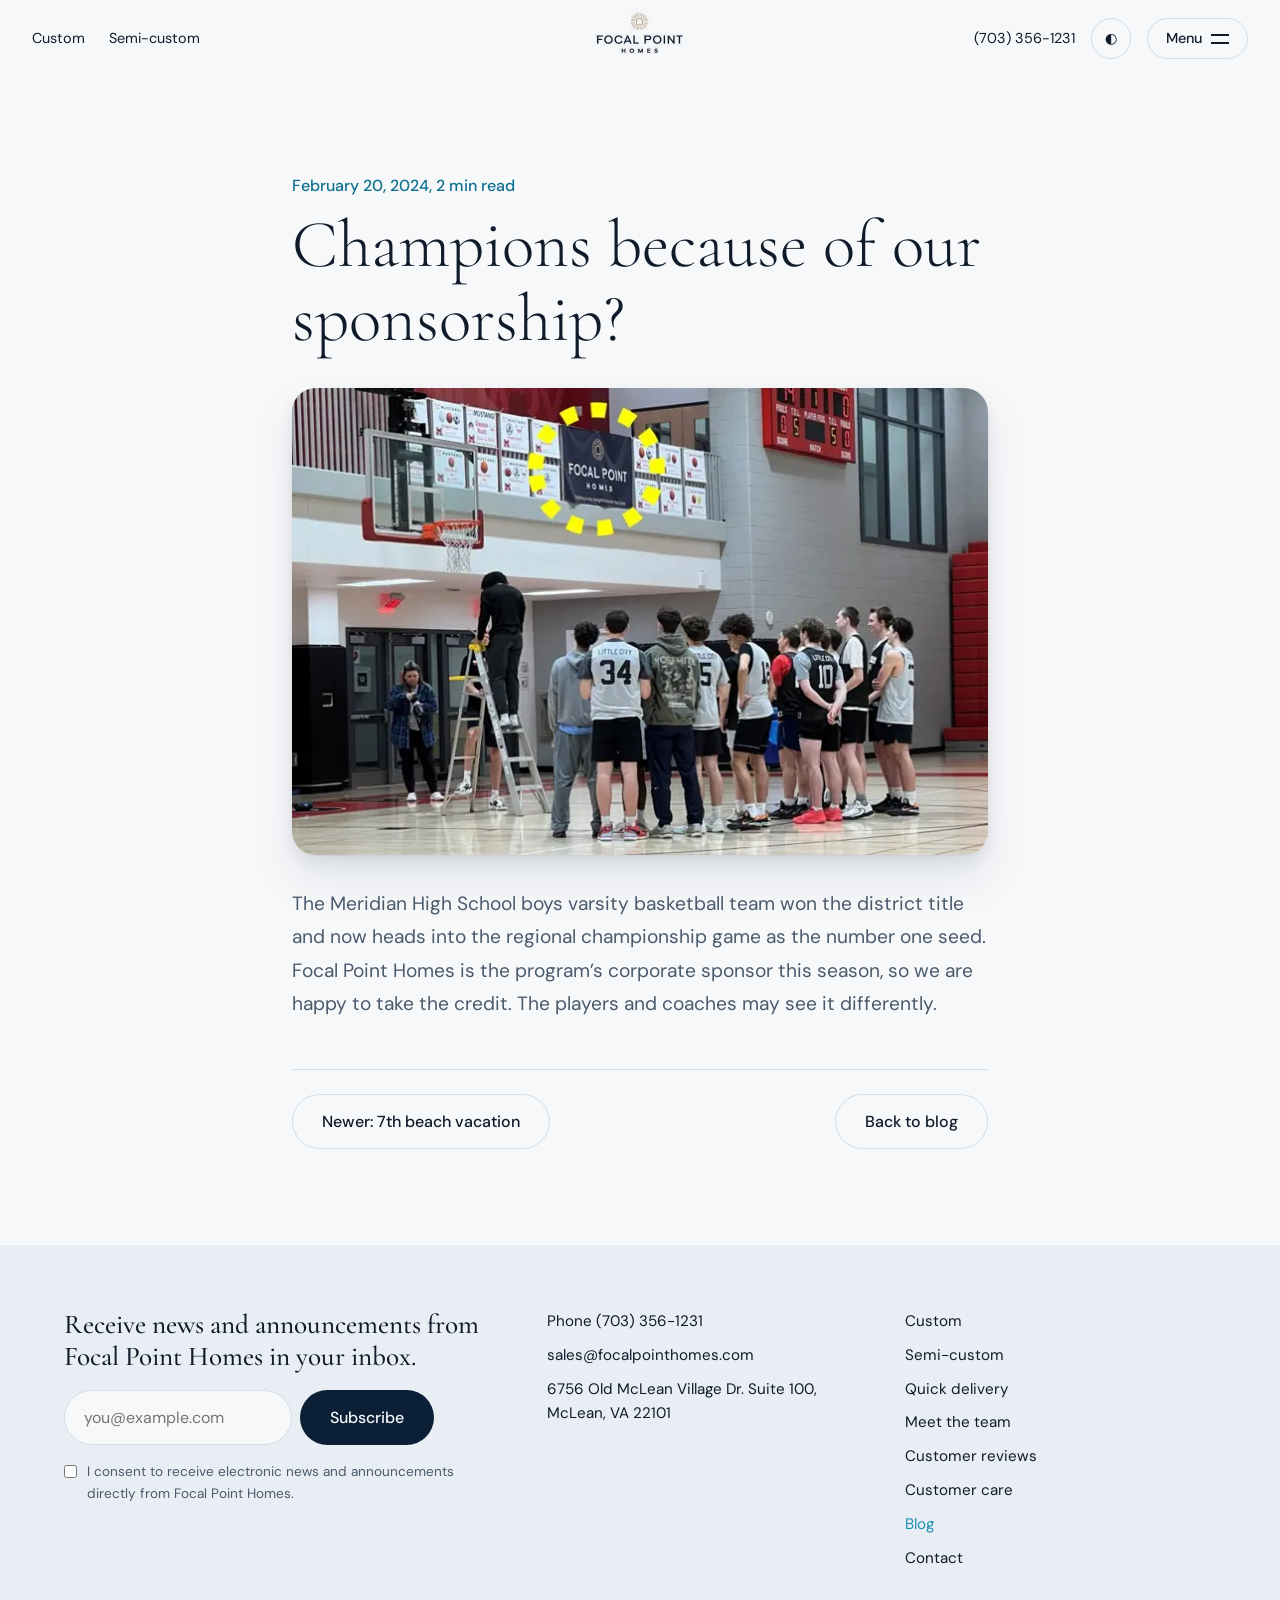
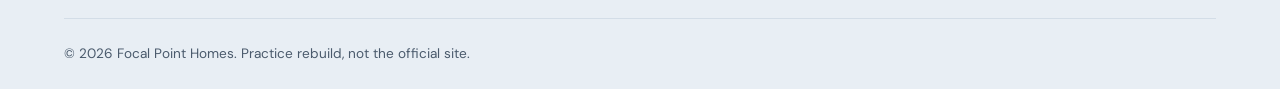
<file: blog-champions.html>
<!DOCTYPE html>
<html lang="en">
<head>
  <meta charset="UTF-8">
  <meta name="viewport" content="width=device-width, initial-scale=1.0">
  <title>Champions because of our sponsorship? | Focal Point Homes</title>
  <meta name="description" content="The Meridian High School boys varsity basketball team won the district title and now heads into the regional championship game as the number one seed.">
  <meta name="theme-color" content="#0b1f36">
  <link rel="icon" href="images/icon.png">
  <link rel="preload" href="fonts/cormorant-garamond-latin-300-normal.woff2" as="font" type="font/woff2" crossorigin>
  <!-- sets dark/light theme before the page paints, so there is no white flash -->
  <script>try { document.documentElement.dataset.theme = localStorage.getItem("theme") || (matchMedia("(prefers-color-scheme: dark)").matches ? "dark" : "light"); } catch (e) {}</script>
  <link rel="stylesheet" href="css/style.css">
  <link rel="stylesheet" href="css/pages.css">
  <link rel="stylesheet" href="css/blog-post.css">
</head>
<body>
  <a class="skip-link" href="#main">Skip to main content</a>

  <!-- HEADER -->
  <header class="site-header" id="top">
    <nav class="nav-left" aria-label="Home types">
      <a href="custom.html">Custom</a>
      <a href="semi-custom.html">Semi-custom</a>
    </nav>

    <a class="logo" href="index.html">
      <img src="images/logo.jpg" alt="Focal Point Homes, home page" width="115" height="58">
    </a>

    <div class="nav-right">
      <a class="phone" href="tel:+17033561231">(703) 356-1231</a>
      <button class="icon-btn" id="theme-btn" type="button" aria-label="Switch light or dark mode">◐</button>
      <button class="menu-btn" id="menu-btn" type="button" aria-expanded="false" aria-controls="menu">Menu<span class="burger" aria-hidden="true"></span></button>
    </div>
  </header>

  <!-- FULL SCREEN MENU (opened by js/common.js) -->
  <nav class="menu" id="menu" aria-label="Main menu">
    <ul>
      <li style="--i:0"><a href="custom.html">Custom</a></li>
      <li style="--i:1"><a href="semi-custom.html">Semi-custom</a></li>
      <li style="--i:2"><a href="quick-delivery.html">Quick delivery</a></li>
      <li style="--i:3"><a href="meet-the-team.html">Meet the team</a></li>
      <li style="--i:4"><a href="customer-reviews.html">Customer reviews</a></li>
      <li style="--i:5"><a href="customer-care.html">Customer care</a></li>
      <li style="--i:6"><a href="contact.html">Contact</a></li>
      <li style="--i:7"><a href="blog.html" aria-current="page">Blog</a></li>
    </ul>
    <div class="menu-contact" style="--i:8">
      <a href="tel:+17033561231">Phone (703) 356-1231</a>
      <a href="mailto:sales@focalpointhomes.com">sales@focalpointhomes.com</a>
      <a href="https://www.google.com/maps/search/?api=1&query=6756+Old+McLean+Village+Dr+Suite+100+McLean+VA+22101" target="_blank" rel="noopener">6756 Old McLean Village Dr. Suite 100, McLean, VA 22101</a>
    </div>
  </nav>

  <main id="main">
    <article class="article">
      <p class="post-meta"><time datetime="2024-02-20">February 20, 2024</time>, 2 min read</p>
      <h1>Champions because of our sponsorship?</h1>
      <figure><img src="images/blog-champions.webp" alt="Meridian High School basketball team" width="700" height="469"></figure>
      <div class="article-body">
        <p>The Meridian High School boys varsity basketball team won the district title and now heads into the regional championship game as the number one seed.</p><p>Focal Point Homes is the program’s corporate sponsor this season, so we are happy to take the credit. The players and coaches may see it differently.</p>
      </div>
      <nav class="article-nav" aria-label="Articles">
        <a class="btn btn-line" href="blog-vacation.html">Newer: 7th beach vacation</a><a class="btn btn-line" href="blog.html" aria-current="page">Back to blog</a>
      </nav>
    </article>
  </main>

  <!-- FOOTER -->
  <footer class="footer">
    <div class="footer-top">
      <form class="newsletter" id="newsletter" novalidate>
        <label class="newsletter-title" for="email">Receive news and announcements from Focal Point Homes in your inbox.</label>
        <div class="newsletter-row">
          <input type="email" id="email" name="email" placeholder="you@example.com" required>
          <button class="btn btn-dark" type="submit">Subscribe</button>
        </div>
        <label class="consent"><input type="checkbox" id="consent"> I consent to receive electronic news and announcements directly from Focal Point Homes.</label>
        <p class="form-msg" id="form-msg" role="status"></p>
      </form>

      <div class="footer-links">
        <a href="tel:+17033561231">Phone (703) 356-1231</a>
        <a href="mailto:sales@focalpointhomes.com">sales@focalpointhomes.com</a>
        <address>6756 Old McLean Village Dr. Suite 100, McLean, VA 22101</address>
      </div>

      <nav class="footer-nav" aria-label="Footer">
        <a href="custom.html">Custom</a>
        <a href="semi-custom.html">Semi-custom</a>
        <a href="quick-delivery.html">Quick delivery</a>
        <a href="meet-the-team.html">Meet the team</a>
        <a href="customer-reviews.html">Customer reviews</a>
        <a href="customer-care.html">Customer care</a>
        <a href="blog.html" aria-current="page">Blog</a>
        <a href="contact.html">Contact</a>
      </nav>
    </div>
    <p class="copyright">© <span id="year">2026</span> Focal Point Homes. Practice rebuild, not the official site.</p>
  </footer>
  <script src="js/common.js"></script>
</body>
</html>
</file>
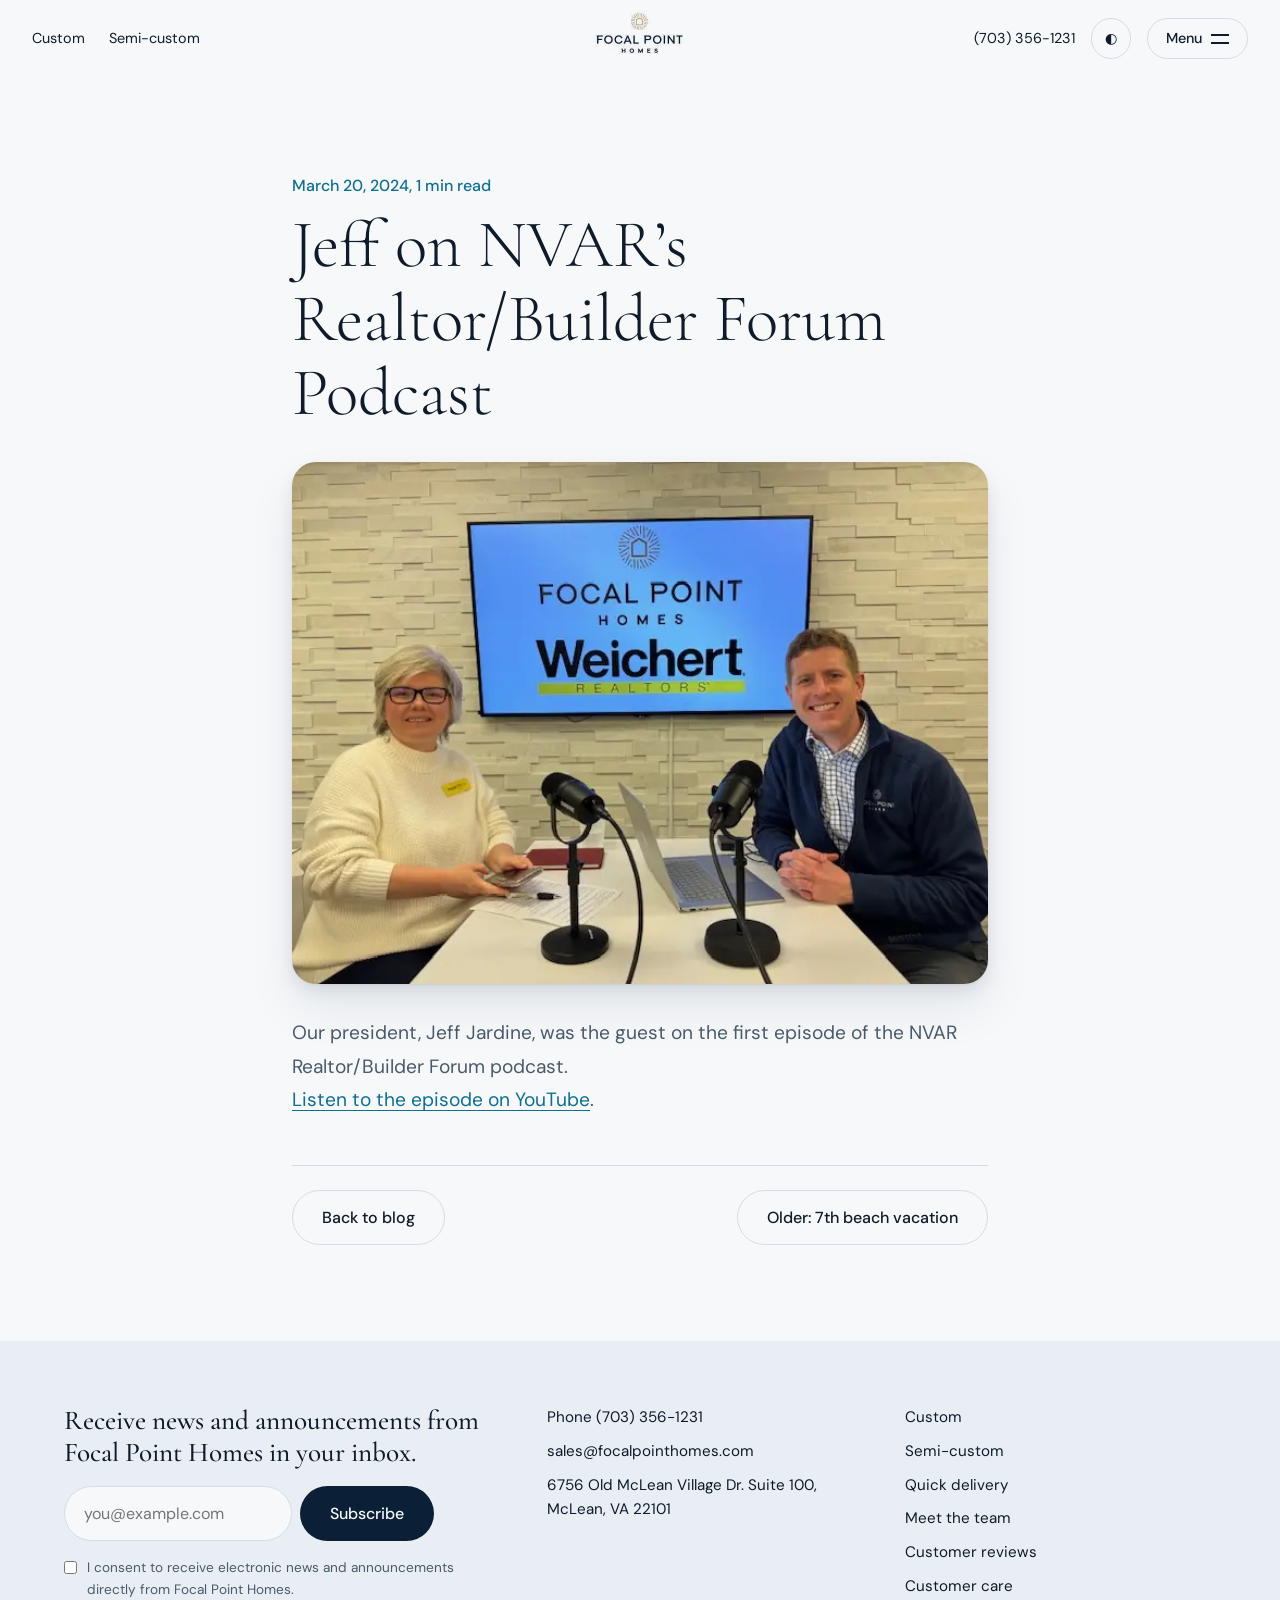
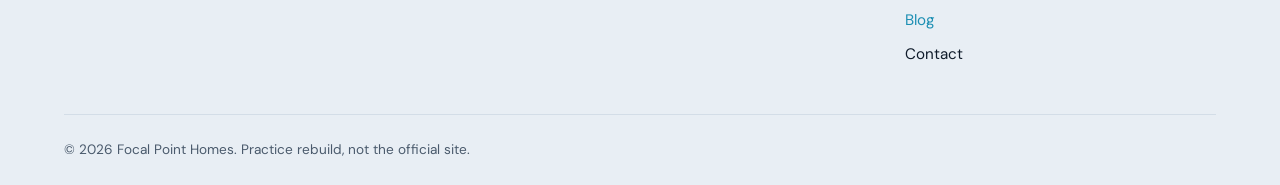
<file: blog-podcast.html>
<!DOCTYPE html>
<html lang="en">
<head>
  <meta charset="UTF-8">
  <meta name="viewport" content="width=device-width, initial-scale=1.0">
  <title>Jeff on NVAR’s Realtor/Builder Forum Podcast | Focal Point Homes</title>
  <meta name="description" content="Our president, Jeff Jardine, was the guest on the first episode of the NVAR Realtor/Builder Forum podcast.Listen to the episode on YouTube.">
  <meta name="theme-color" content="#0b1f36">
  <link rel="icon" href="images/icon.png">
  <link rel="preload" href="fonts/cormorant-garamond-latin-300-normal.woff2" as="font" type="font/woff2" crossorigin>
  <!-- sets dark/light theme before the page paints, so there is no white flash -->
  <script>try { document.documentElement.dataset.theme = localStorage.getItem("theme") || (matchMedia("(prefers-color-scheme: dark)").matches ? "dark" : "light"); } catch (e) {}</script>
  <link rel="stylesheet" href="css/style.css">
  <link rel="stylesheet" href="css/pages.css">
  <link rel="stylesheet" href="css/blog-post.css">
</head>
<body>
  <a class="skip-link" href="#main">Skip to main content</a>

  <!-- HEADER -->
  <header class="site-header" id="top">
    <nav class="nav-left" aria-label="Home types">
      <a href="custom.html">Custom</a>
      <a href="semi-custom.html">Semi-custom</a>
    </nav>

    <a class="logo" href="index.html">
      <img src="images/logo.jpg" alt="Focal Point Homes, home page" width="115" height="58">
    </a>

    <div class="nav-right">
      <a class="phone" href="tel:+17033561231">(703) 356-1231</a>
      <button class="icon-btn" id="theme-btn" type="button" aria-label="Switch light or dark mode">◐</button>
      <button class="menu-btn" id="menu-btn" type="button" aria-expanded="false" aria-controls="menu">Menu<span class="burger" aria-hidden="true"></span></button>
    </div>
  </header>

  <!-- FULL SCREEN MENU (opened by js/common.js) -->
  <nav class="menu" id="menu" aria-label="Main menu">
    <ul>
      <li style="--i:0"><a href="custom.html">Custom</a></li>
      <li style="--i:1"><a href="semi-custom.html">Semi-custom</a></li>
      <li style="--i:2"><a href="quick-delivery.html">Quick delivery</a></li>
      <li style="--i:3"><a href="meet-the-team.html">Meet the team</a></li>
      <li style="--i:4"><a href="customer-reviews.html">Customer reviews</a></li>
      <li style="--i:5"><a href="customer-care.html">Customer care</a></li>
      <li style="--i:6"><a href="contact.html">Contact</a></li>
      <li style="--i:7"><a href="blog.html" aria-current="page">Blog</a></li>
    </ul>
    <div class="menu-contact" style="--i:8">
      <a href="tel:+17033561231">Phone (703) 356-1231</a>
      <a href="mailto:sales@focalpointhomes.com">sales@focalpointhomes.com</a>
      <a href="https://www.google.com/maps/search/?api=1&query=6756+Old+McLean+Village+Dr+Suite+100+McLean+VA+22101" target="_blank" rel="noopener">6756 Old McLean Village Dr. Suite 100, McLean, VA 22101</a>
    </div>
  </nav>

  <main id="main">
    <article class="article">
      <p class="post-meta"><time datetime="2024-03-20">March 20, 2024</time>, 1 min read</p>
      <h1>Jeff on NVAR’s Realtor/Builder Forum Podcast</h1>
      <figure><img src="images/blog-podcast.webp" alt="Jeff Jardine recording a podcast" width="640" height="480"></figure>
      <div class="article-body">
        <p>Our president, Jeff Jardine, was the guest on the first episode of the NVAR Realtor/Builder Forum podcast.</p><p><a href="https://www.youtube.com/watch?v=Y8rwJeibdRk" target="_blank" rel="noopener">Listen to the episode on YouTube</a>.</p>
      </div>
      <nav class="article-nav" aria-label="Articles">
        <a class="btn btn-line" href="blog.html" aria-current="page">Back to blog</a><a class="btn btn-line" href="blog-vacation.html">Older: 7th beach vacation</a>
      </nav>
    </article>
  </main>

  <!-- FOOTER -->
  <footer class="footer">
    <div class="footer-top">
      <form class="newsletter" id="newsletter" novalidate>
        <label class="newsletter-title" for="email">Receive news and announcements from Focal Point Homes in your inbox.</label>
        <div class="newsletter-row">
          <input type="email" id="email" name="email" placeholder="you@example.com" required>
          <button class="btn btn-dark" type="submit">Subscribe</button>
        </div>
        <label class="consent"><input type="checkbox" id="consent"> I consent to receive electronic news and announcements directly from Focal Point Homes.</label>
        <p class="form-msg" id="form-msg" role="status"></p>
      </form>

      <div class="footer-links">
        <a href="tel:+17033561231">Phone (703) 356-1231</a>
        <a href="mailto:sales@focalpointhomes.com">sales@focalpointhomes.com</a>
        <address>6756 Old McLean Village Dr. Suite 100, McLean, VA 22101</address>
      </div>

      <nav class="footer-nav" aria-label="Footer">
        <a href="custom.html">Custom</a>
        <a href="semi-custom.html">Semi-custom</a>
        <a href="quick-delivery.html">Quick delivery</a>
        <a href="meet-the-team.html">Meet the team</a>
        <a href="customer-reviews.html">Customer reviews</a>
        <a href="customer-care.html">Customer care</a>
        <a href="blog.html" aria-current="page">Blog</a>
        <a href="contact.html">Contact</a>
      </nav>
    </div>
    <p class="copyright">© <span id="year">2026</span> Focal Point Homes. Practice rebuild, not the official site.</p>
  </footer>
  <script src="js/common.js"></script>
</body>
</html>
</file>
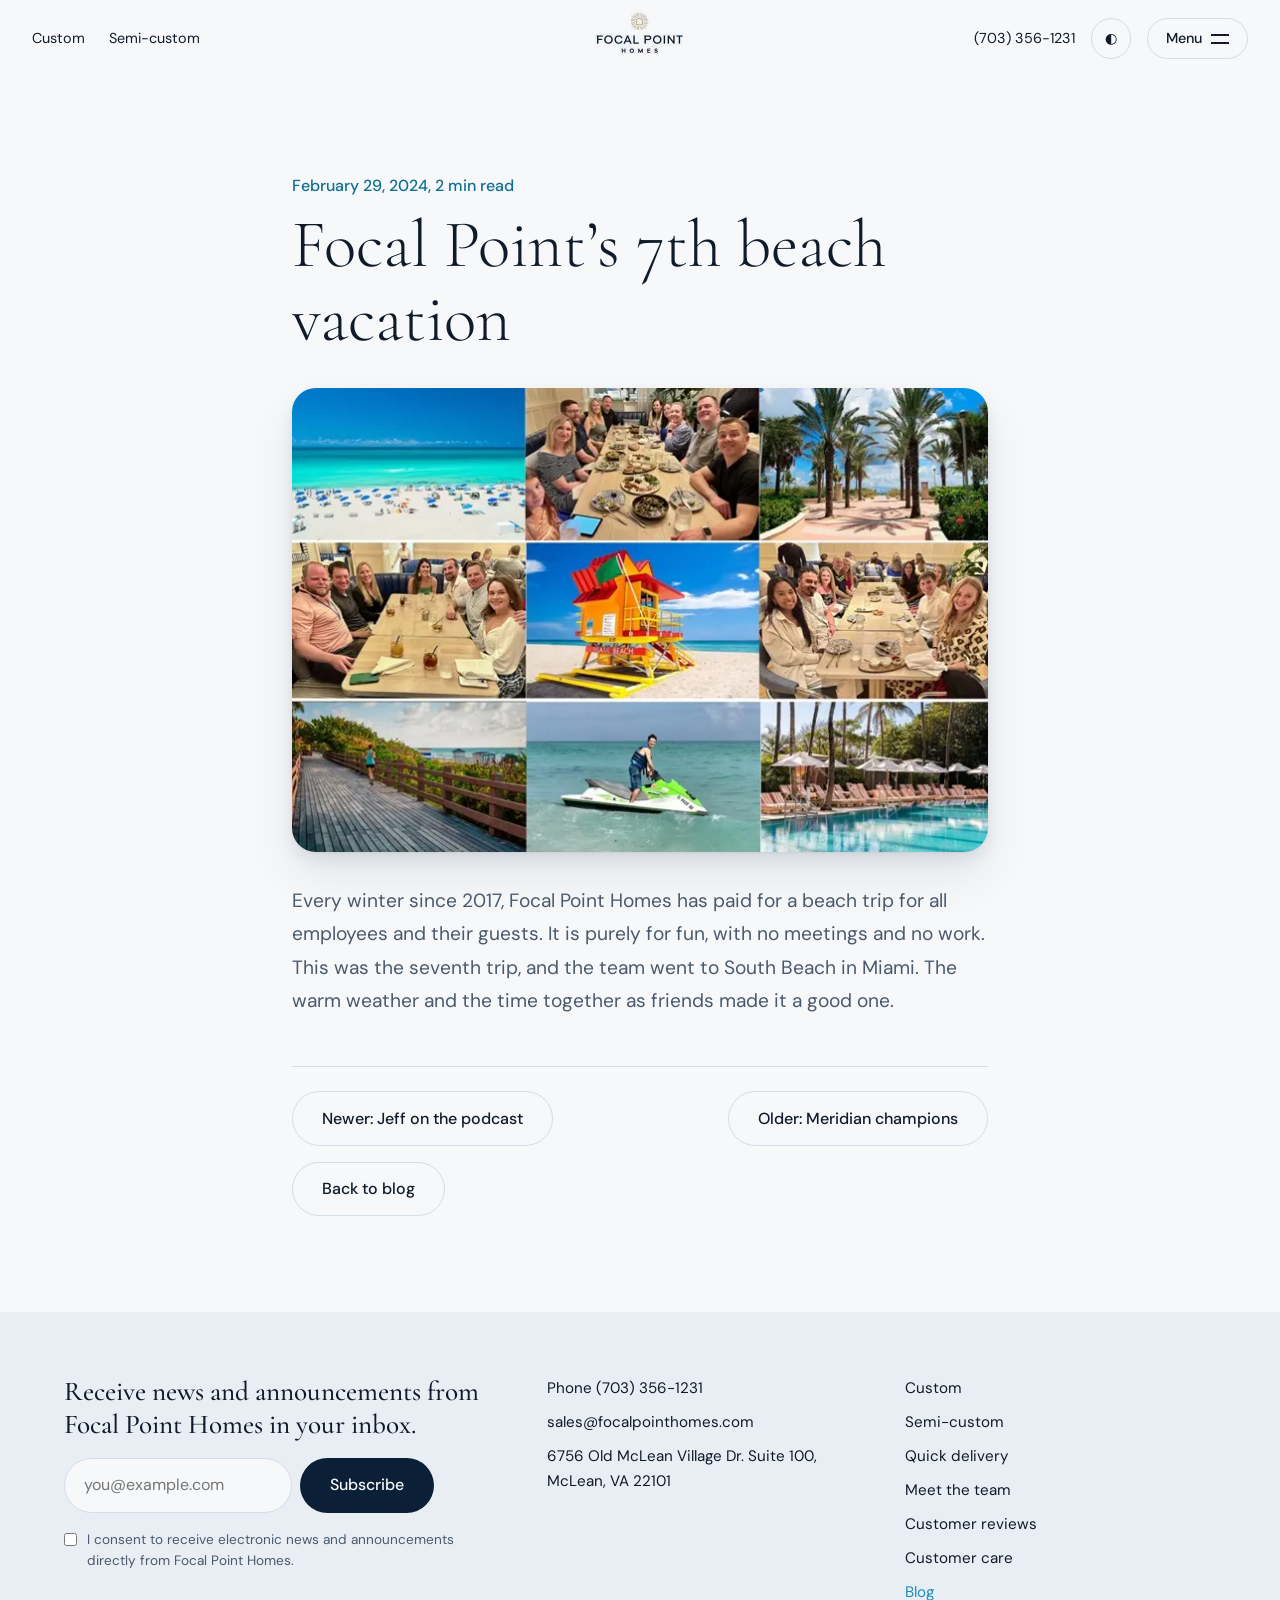
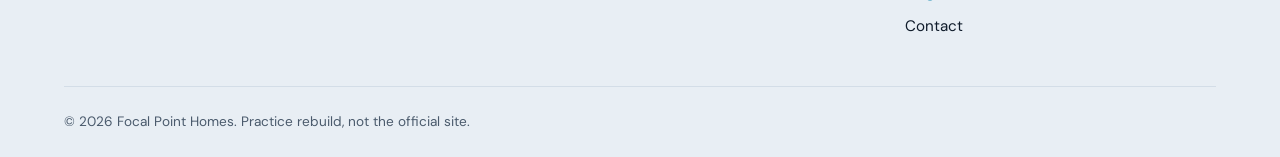
<file: blog-vacation.html>
<!DOCTYPE html>
<html lang="en">
<head>
  <meta charset="UTF-8">
  <meta name="viewport" content="width=device-width, initial-scale=1.0">
  <title>Focal Point’s 7th beach vacation | Focal Point Homes</title>
  <meta name="description" content="Every winter since 2017, Focal Point Homes has paid for a beach trip for all employees and their guests. It is purely for fun, with no meetings and no">
  <meta name="theme-color" content="#0b1f36">
  <link rel="icon" href="images/icon.png">
  <link rel="preload" href="fonts/cormorant-garamond-latin-300-normal.woff2" as="font" type="font/woff2" crossorigin>
  <!-- sets dark/light theme before the page paints, so there is no white flash -->
  <script>try { document.documentElement.dataset.theme = localStorage.getItem("theme") || (matchMedia("(prefers-color-scheme: dark)").matches ? "dark" : "light"); } catch (e) {}</script>
  <link rel="stylesheet" href="css/style.css">
  <link rel="stylesheet" href="css/pages.css">
  <link rel="stylesheet" href="css/blog-post.css">
</head>
<body>
  <a class="skip-link" href="#main">Skip to main content</a>

  <!-- HEADER -->
  <header class="site-header" id="top">
    <nav class="nav-left" aria-label="Home types">
      <a href="custom.html">Custom</a>
      <a href="semi-custom.html">Semi-custom</a>
    </nav>

    <a class="logo" href="index.html">
      <img src="images/logo.jpg" alt="Focal Point Homes, home page" width="115" height="58">
    </a>

    <div class="nav-right">
      <a class="phone" href="tel:+17033561231">(703) 356-1231</a>
      <button class="icon-btn" id="theme-btn" type="button" aria-label="Switch light or dark mode">◐</button>
      <button class="menu-btn" id="menu-btn" type="button" aria-expanded="false" aria-controls="menu">Menu<span class="burger" aria-hidden="true"></span></button>
    </div>
  </header>

  <!-- FULL SCREEN MENU (opened by js/common.js) -->
  <nav class="menu" id="menu" aria-label="Main menu">
    <ul>
      <li style="--i:0"><a href="custom.html">Custom</a></li>
      <li style="--i:1"><a href="semi-custom.html">Semi-custom</a></li>
      <li style="--i:2"><a href="quick-delivery.html">Quick delivery</a></li>
      <li style="--i:3"><a href="meet-the-team.html">Meet the team</a></li>
      <li style="--i:4"><a href="customer-reviews.html">Customer reviews</a></li>
      <li style="--i:5"><a href="customer-care.html">Customer care</a></li>
      <li style="--i:6"><a href="contact.html">Contact</a></li>
      <li style="--i:7"><a href="blog.html" aria-current="page">Blog</a></li>
    </ul>
    <div class="menu-contact" style="--i:8">
      <a href="tel:+17033561231">Phone (703) 356-1231</a>
      <a href="mailto:sales@focalpointhomes.com">sales@focalpointhomes.com</a>
      <a href="https://www.google.com/maps/search/?api=1&query=6756+Old+McLean+Village+Dr+Suite+100+McLean+VA+22101" target="_blank" rel="noopener">6756 Old McLean Village Dr. Suite 100, McLean, VA 22101</a>
    </div>
  </nav>

  <main id="main">
    <article class="article">
      <p class="post-meta"><time datetime="2024-02-29">February 29, 2024</time>, 2 min read</p>
      <h1>Focal Point’s 7th beach vacation</h1>
      <figure><img src="images/blog-vacation.webp" alt="The team on the beach in Miami" width="700" height="466"></figure>
      <div class="article-body">
        <p>Every winter since 2017, Focal Point Homes has paid for a beach trip for all employees and their guests. It is purely for fun, with no meetings and no work.</p><p>This was the seventh trip, and the team went to South Beach in Miami. The warm weather and the time together as friends made it a good one.</p>
      </div>
      <nav class="article-nav" aria-label="Articles">
        <a class="btn btn-line" href="blog-podcast.html">Newer: Jeff on the podcast</a><a class="btn btn-line" href="blog-champions.html">Older: Meridian champions</a><a class="btn btn-line" href="blog.html" aria-current="page">Back to blog</a>
      </nav>
    </article>
  </main>

  <!-- FOOTER -->
  <footer class="footer">
    <div class="footer-top">
      <form class="newsletter" id="newsletter" novalidate>
        <label class="newsletter-title" for="email">Receive news and announcements from Focal Point Homes in your inbox.</label>
        <div class="newsletter-row">
          <input type="email" id="email" name="email" placeholder="you@example.com" required>
          <button class="btn btn-dark" type="submit">Subscribe</button>
        </div>
        <label class="consent"><input type="checkbox" id="consent"> I consent to receive electronic news and announcements directly from Focal Point Homes.</label>
        <p class="form-msg" id="form-msg" role="status"></p>
      </form>

      <div class="footer-links">
        <a href="tel:+17033561231">Phone (703) 356-1231</a>
        <a href="mailto:sales@focalpointhomes.com">sales@focalpointhomes.com</a>
        <address>6756 Old McLean Village Dr. Suite 100, McLean, VA 22101</address>
      </div>

      <nav class="footer-nav" aria-label="Footer">
        <a href="custom.html">Custom</a>
        <a href="semi-custom.html">Semi-custom</a>
        <a href="quick-delivery.html">Quick delivery</a>
        <a href="meet-the-team.html">Meet the team</a>
        <a href="customer-reviews.html">Customer reviews</a>
        <a href="customer-care.html">Customer care</a>
        <a href="blog.html" aria-current="page">Blog</a>
        <a href="contact.html">Contact</a>
      </nav>
    </div>
    <p class="copyright">© <span id="year">2026</span> Focal Point Homes. Practice rebuild, not the official site.</p>
  </footer>
  <script src="js/common.js"></script>
</body>
</html>
</file>
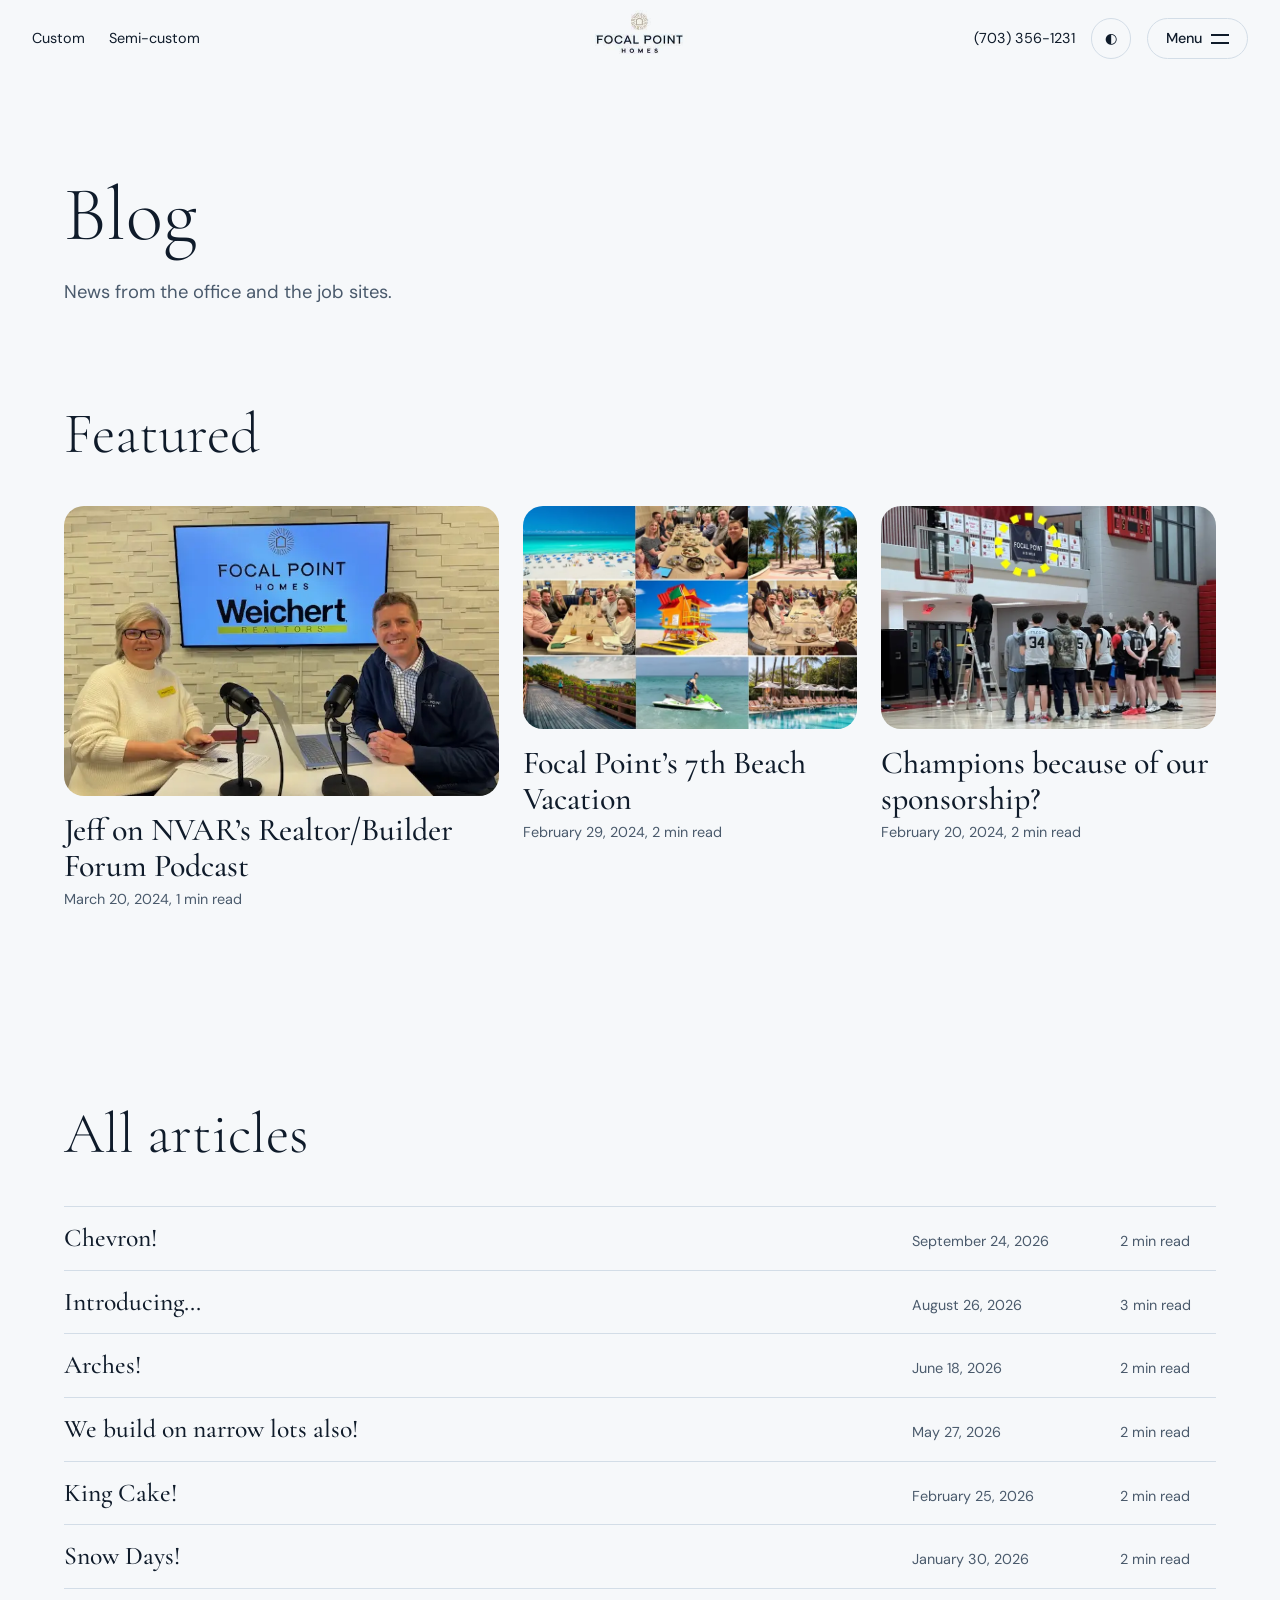
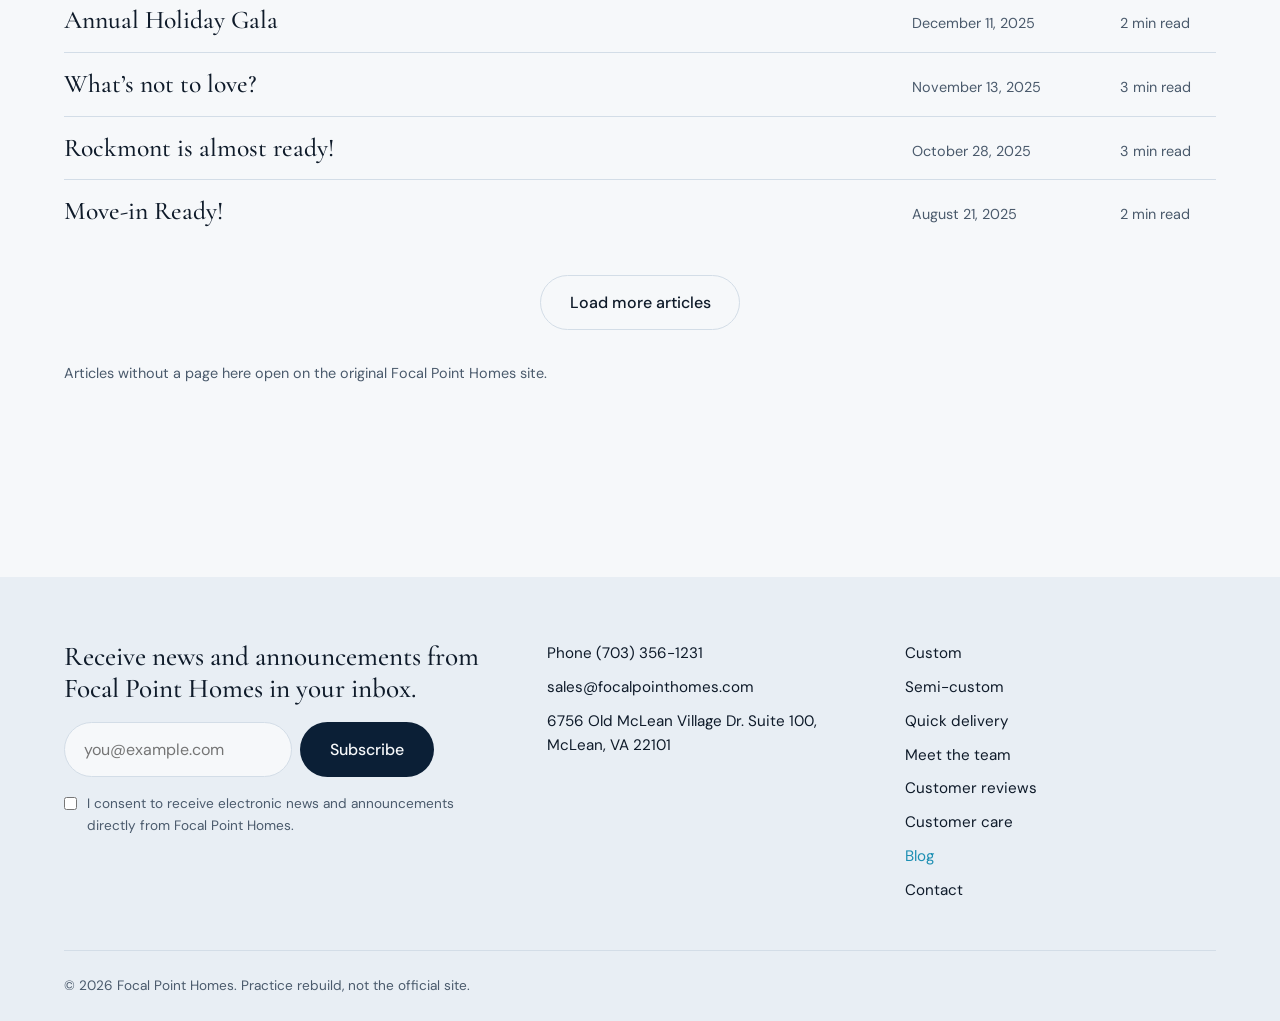
<file: blog.html>
<!DOCTYPE html>
<html lang="en">
<head>
  <meta charset="UTF-8">
  <meta name="viewport" content="width=device-width, initial-scale=1.0">
  <title>Blog | Focal Point Homes</title>
  <meta name="description" content="News, projects and team updates from Focal Point Homes.">
  <meta name="theme-color" content="#0b1f36">
  <link rel="icon" href="images/icon.png">
  <link rel="preload" href="fonts/cormorant-garamond-latin-300-normal.woff2" as="font" type="font/woff2" crossorigin>
  <!-- sets dark/light theme before the page paints, so there is no white flash -->
  <script>try { document.documentElement.dataset.theme = localStorage.getItem("theme") || (matchMedia("(prefers-color-scheme: dark)").matches ? "dark" : "light"); } catch (e) {}</script>
  <link rel="stylesheet" href="css/style.css">
  <link rel="stylesheet" href="css/pages.css">
  <link rel="stylesheet" href="css/blog.css">
</head>
<body>
  <a class="skip-link" href="#main">Skip to main content</a>

  <!-- HEADER -->
  <header class="site-header" id="top">
    <nav class="nav-left" aria-label="Home types">
      <a href="custom.html">Custom</a>
      <a href="semi-custom.html">Semi-custom</a>
    </nav>

    <a class="logo" href="index.html">
      <img src="images/logo.jpg" alt="Focal Point Homes, home page" width="115" height="58">
    </a>

    <div class="nav-right">
      <a class="phone" href="tel:+17033561231">(703) 356-1231</a>
      <button class="icon-btn" id="theme-btn" type="button" aria-label="Switch light or dark mode">◐</button>
      <button class="menu-btn" id="menu-btn" type="button" aria-expanded="false" aria-controls="menu">Menu<span class="burger" aria-hidden="true"></span></button>
    </div>
  </header>

  <!-- FULL SCREEN MENU (opened by js/common.js) -->
  <nav class="menu" id="menu" aria-label="Main menu">
    <ul>
      <li style="--i:0"><a href="custom.html">Custom</a></li>
      <li style="--i:1"><a href="semi-custom.html">Semi-custom</a></li>
      <li style="--i:2"><a href="quick-delivery.html">Quick delivery</a></li>
      <li style="--i:3"><a href="meet-the-team.html">Meet the team</a></li>
      <li style="--i:4"><a href="customer-reviews.html">Customer reviews</a></li>
      <li style="--i:5"><a href="customer-care.html">Customer care</a></li>
      <li style="--i:6"><a href="contact.html">Contact</a></li>
      <li style="--i:7"><a href="blog.html" aria-current="page">Blog</a></li>
    </ul>
    <div class="menu-contact" style="--i:8">
      <a href="tel:+17033561231">Phone (703) 356-1231</a>
      <a href="mailto:sales@focalpointhomes.com">sales@focalpointhomes.com</a>
      <a href="https://www.google.com/maps/search/?api=1&query=6756+Old+McLean+Village+Dr+Suite+100+McLean+VA+22101" target="_blank" rel="noopener">6756 Old McLean Village Dr. Suite 100, McLean, VA 22101</a>
    </div>
  </nav>

  <main id="main">
    <section class="section page-title">
      <h1>Blog</h1>
      <p>News from the office and the job sites.</p>
    </section>

    <section class="section">
      <h2 class="section-title">Featured</h2>
      <div class="featured">
        <article class="post-card">
          <a href="blog-podcast.html">
            <img src="images/blog-podcast.webp" alt="Jeff recording a podcast" width="640" height="480" loading="lazy">
            <h3>Jeff on NVAR’s Realtor/Builder Forum Podcast</h3>
            <p>March 20, 2024, 1 min read</p>
          </a>
        </article>
        <article class="post-card">
          <a href="blog-vacation.html">
            <img src="images/blog-vacation.webp" alt="The team on the beach" width="700" height="466" loading="lazy">
            <h3>Focal Point’s 7th Beach Vacation</h3>
            <p>February 29, 2024, 2 min read</p>
          </a>
        </article>
        <article class="post-card">
          <a href="blog-champions.html">
            <img src="images/blog-champions.webp" alt="Meridian High School basketball champions" width="700" height="469" loading="lazy">
            <h3>Champions because of our sponsorship?</h3>
            <p>February 20, 2024, 2 min read</p>
          </a>
        </article>
      </div>
    </section>

    <section class="section">
      <h2 class="section-title">All articles</h2>
      <ul class="post-list">
        <li><a href="https://focalpointhomes.com/blog/chevron/" target="_blank" rel="noopener"><span class="post-title">Chevron!</span><time class="post-meta" datetime="2026-09-24">September 24, 2026</time><span class="post-meta">2 min read</span></a></li>
        <li><a href="https://focalpointhomes.com/blog/introducing/" target="_blank" rel="noopener"><span class="post-title">Introducing...</span><time class="post-meta" datetime="2026-08-26">August 26, 2026</time><span class="post-meta">3 min read</span></a></li>
        <li><a href="https://focalpointhomes.com/blog/arches/" target="_blank" rel="noopener"><span class="post-title">Arches!</span><time class="post-meta" datetime="2026-06-18">June 18, 2026</time><span class="post-meta">2 min read</span></a></li>
        <li><a href="https://focalpointhomes.com/blog/we-build-on-narrow-lots-also/" target="_blank" rel="noopener"><span class="post-title">We build on narrow lots also!</span><time class="post-meta" datetime="2026-05-27">May 27, 2026</time><span class="post-meta">2 min read</span></a></li>
        <li><a href="https://focalpointhomes.com/blog/king-cake/" target="_blank" rel="noopener"><span class="post-title">King Cake!</span><time class="post-meta" datetime="2026-02-25">February 25, 2026</time><span class="post-meta">2 min read</span></a></li>
        <li><a href="https://focalpointhomes.com/blog/snow-days/" target="_blank" rel="noopener"><span class="post-title">Snow Days!</span><time class="post-meta" datetime="2026-01-30">January 30, 2026</time><span class="post-meta">2 min read</span></a></li>
        <li><a href="https://focalpointhomes.com/blog/annual-holiday-gala/" target="_blank" rel="noopener"><span class="post-title">Annual Holiday Gala</span><time class="post-meta" datetime="2025-12-11">December 11, 2025</time><span class="post-meta">2 min read</span></a></li>
        <li><a href="https://focalpointhomes.com/blog/whats-not-to-love/" target="_blank" rel="noopener"><span class="post-title">What’s not to love?</span><time class="post-meta" datetime="2025-11-13">November 13, 2025</time><span class="post-meta">3 min read</span></a></li>
        <li><a href="https://focalpointhomes.com/blog/rockmont-is-almost-ready/" target="_blank" rel="noopener"><span class="post-title">Rockmont is almost ready!</span><time class="post-meta" datetime="2025-10-28">October 28, 2025</time><span class="post-meta">3 min read</span></a></li>
        <li><a href="https://focalpointhomes.com/blog/move-in-ready/" target="_blank" rel="noopener"><span class="post-title">Move-in Ready!</span><time class="post-meta" datetime="2025-08-21">August 21, 2025</time><span class="post-meta">2 min read</span></a></li>
        <li><a href="https://focalpointhomes.com/blog/making-progress-at-elizabeth-drive/" target="_blank" rel="noopener"><span class="post-title">Making Progress on Elizabeth Drive</span><time class="post-meta" datetime="2025-06-09">June 9, 2025</time><span class="post-meta">2 min read</span></a></li>
        <li><a href="https://focalpointhomes.com/blog/elevated-living-on-elizabeth-drive/" target="_blank" rel="noopener"><span class="post-title">Elevated Living on Elizabeth Drive</span><time class="post-meta" datetime="2025-05-22">May 22, 2025</time><span class="post-meta">3 min read</span></a></li>
        <li><a href="https://focalpointhomes.com/blog/oh-the-things-you-find-on-demo-day/" target="_blank" rel="noopener"><span class="post-title">Oh, the things you find on demo day</span><time class="post-meta" datetime="2025-05-21">May 21, 2025</time><span class="post-meta">1 min read</span></a></li>
        <li><a href="https://focalpointhomes.com/blog/welcome-jackson/" target="_blank" rel="noopener"><span class="post-title">Welcome Jackson!</span><time class="post-meta" datetime="2025-04-30">April 30, 2025</time><span class="post-meta">3 min read</span></a></li>
        <li><a href="https://focalpointhomes.com/blog/welcome-lucy/" target="_blank" rel="noopener"><span class="post-title">Welcome Lucy!</span><time class="post-meta" datetime="2025-04-01">April 1, 2025</time><span class="post-meta">2 min read</span></a></li>
        <li><a href="https://focalpointhomes.com/blog/tots/" target="_blank" rel="noopener"><span class="post-title">Tots!</span><time class="post-meta" datetime="2025-03-26">March 26, 2025</time><span class="post-meta">1 min read</span></a></li>
        <li><a href="https://focalpointhomes.com/blog/holiday-gala-december-2024/" target="_blank" rel="noopener"><span class="post-title">Holiday Gala December 2024</span><time class="post-meta" datetime="2024-12-13">December 13, 2024</time><span class="post-meta">2 min read</span></a></li>
        <li><a href="https://focalpointhomes.com/blog/tidy-tool-box-award/" target="_blank" rel="noopener"><span class="post-title">Tidy Tool Box Award!</span><time class="post-meta" datetime="2024-09-25">September 25, 2024</time><span class="post-meta">1 min read</span></a></li>
        <li><a href="https://focalpointhomes.com/blog/thats-not-the-brake/" target="_blank" rel="noopener"><span class="post-title">That’s not the brake!</span><time class="post-meta" datetime="2024-06-28">June 28, 2024</time><span class="post-meta">2 min read</span></a></li>
        <li><a href="blog-podcast.html"><span class="post-title">Jeff on NVAR’s Realtor/Builder Forum Podcast</span><time class="post-meta" datetime="2024-03-20">March 20, 2024</time><span class="post-meta">1 min read</span></a></li>
        <li><a href="blog-vacation.html"><span class="post-title">Focal Point’s 7th Beach Vacation</span><time class="post-meta" datetime="2024-02-29">February 29, 2024</time><span class="post-meta">2 min read</span></a></li>
        <li><a href="blog-champions.html"><span class="post-title">Champions Because of our Sponsorship?</span><time class="post-meta" datetime="2024-02-20">February 20, 2024</time><span class="post-meta">2 min read</span></a></li>
        <li><a href="https://focalpointhomes.com/blog/straying-from-the-dress-code/" target="_blank" rel="noopener"><span class="post-title">Dress Code Compliant?</span><time class="post-meta" datetime="2023-12-13">December 13, 2023</time><span class="post-meta">1 min read</span></a></li>
        <li><a href="https://focalpointhomes.com/blog/new-hats/" target="_blank" rel="noopener"><span class="post-title">New Hats!</span><time class="post-meta" datetime="2023-12-06">December 6, 2023</time><span class="post-meta">1 min read</span></a></li>
        <li><a href="https://focalpointhomes.com/blog/fire-department-training/" target="_blank" rel="noopener"><span class="post-title">Fire Department Training</span><time class="post-meta" datetime="2023-11-30">November 30, 2023</time><span class="post-meta">1 min read</span></a></li>
        <li><a href="https://focalpointhomes.com/blog/the-effects-of-retirement/" target="_blank" rel="noopener"><span class="post-title">The Effects of Retirement?</span><time class="post-meta" datetime="2023-10-31">October 31, 2023</time><span class="post-meta">1 min read</span></a></li>
        <li><a href="https://focalpointhomes.com/blog/nick-shoots-hoops-on-an-ostrich/" target="_blank" rel="noopener"><span class="post-title">Nick Shoots Hoops (on an Ostrich?)</span><time class="post-meta" datetime="2023-10-25">October 25, 2023</time><span class="post-meta">1 min read</span></a></li>
        <li><a href="https://focalpointhomes.com/blog/were-excited/" target="_blank" rel="noopener"><span class="post-title">We’re excited!</span><time class="post-meta" datetime="2023-09-18">September 18, 2023</time><span class="post-meta">1 min read</span></a></li>
      </ul>
      <p class="load-more"><button class="btn btn-line" type="button" id="load-more">Load more articles</button></p>
      <p class="note-small">Articles without a page here open on the original Focal Point Homes site.</p>
    </section>
  </main>

  <!-- FOOTER -->
  <footer class="footer">
    <div class="footer-top">
      <form class="newsletter" id="newsletter" novalidate>
        <label class="newsletter-title" for="email">Receive news and announcements from Focal Point Homes in your inbox.</label>
        <div class="newsletter-row">
          <input type="email" id="email" name="email" placeholder="you@example.com" required>
          <button class="btn btn-dark" type="submit">Subscribe</button>
        </div>
        <label class="consent"><input type="checkbox" id="consent"> I consent to receive electronic news and announcements directly from Focal Point Homes.</label>
        <p class="form-msg" id="form-msg" role="status"></p>
      </form>

      <div class="footer-links">
        <a href="tel:+17033561231">Phone (703) 356-1231</a>
        <a href="mailto:sales@focalpointhomes.com">sales@focalpointhomes.com</a>
        <address>6756 Old McLean Village Dr. Suite 100, McLean, VA 22101</address>
      </div>

      <nav class="footer-nav" aria-label="Footer">
        <a href="custom.html">Custom</a>
        <a href="semi-custom.html">Semi-custom</a>
        <a href="quick-delivery.html">Quick delivery</a>
        <a href="meet-the-team.html">Meet the team</a>
        <a href="customer-reviews.html">Customer reviews</a>
        <a href="customer-care.html">Customer care</a>
        <a href="blog.html" aria-current="page">Blog</a>
        <a href="contact.html">Contact</a>
      </nav>
    </div>
    <p class="copyright">© <span id="year">2026</span> Focal Point Homes. Practice rebuild, not the official site.</p>
  </footer>
  <script src="js/common.js"></script>
  <script src="js/blog.js"></script>
</body>
</html>
</file>
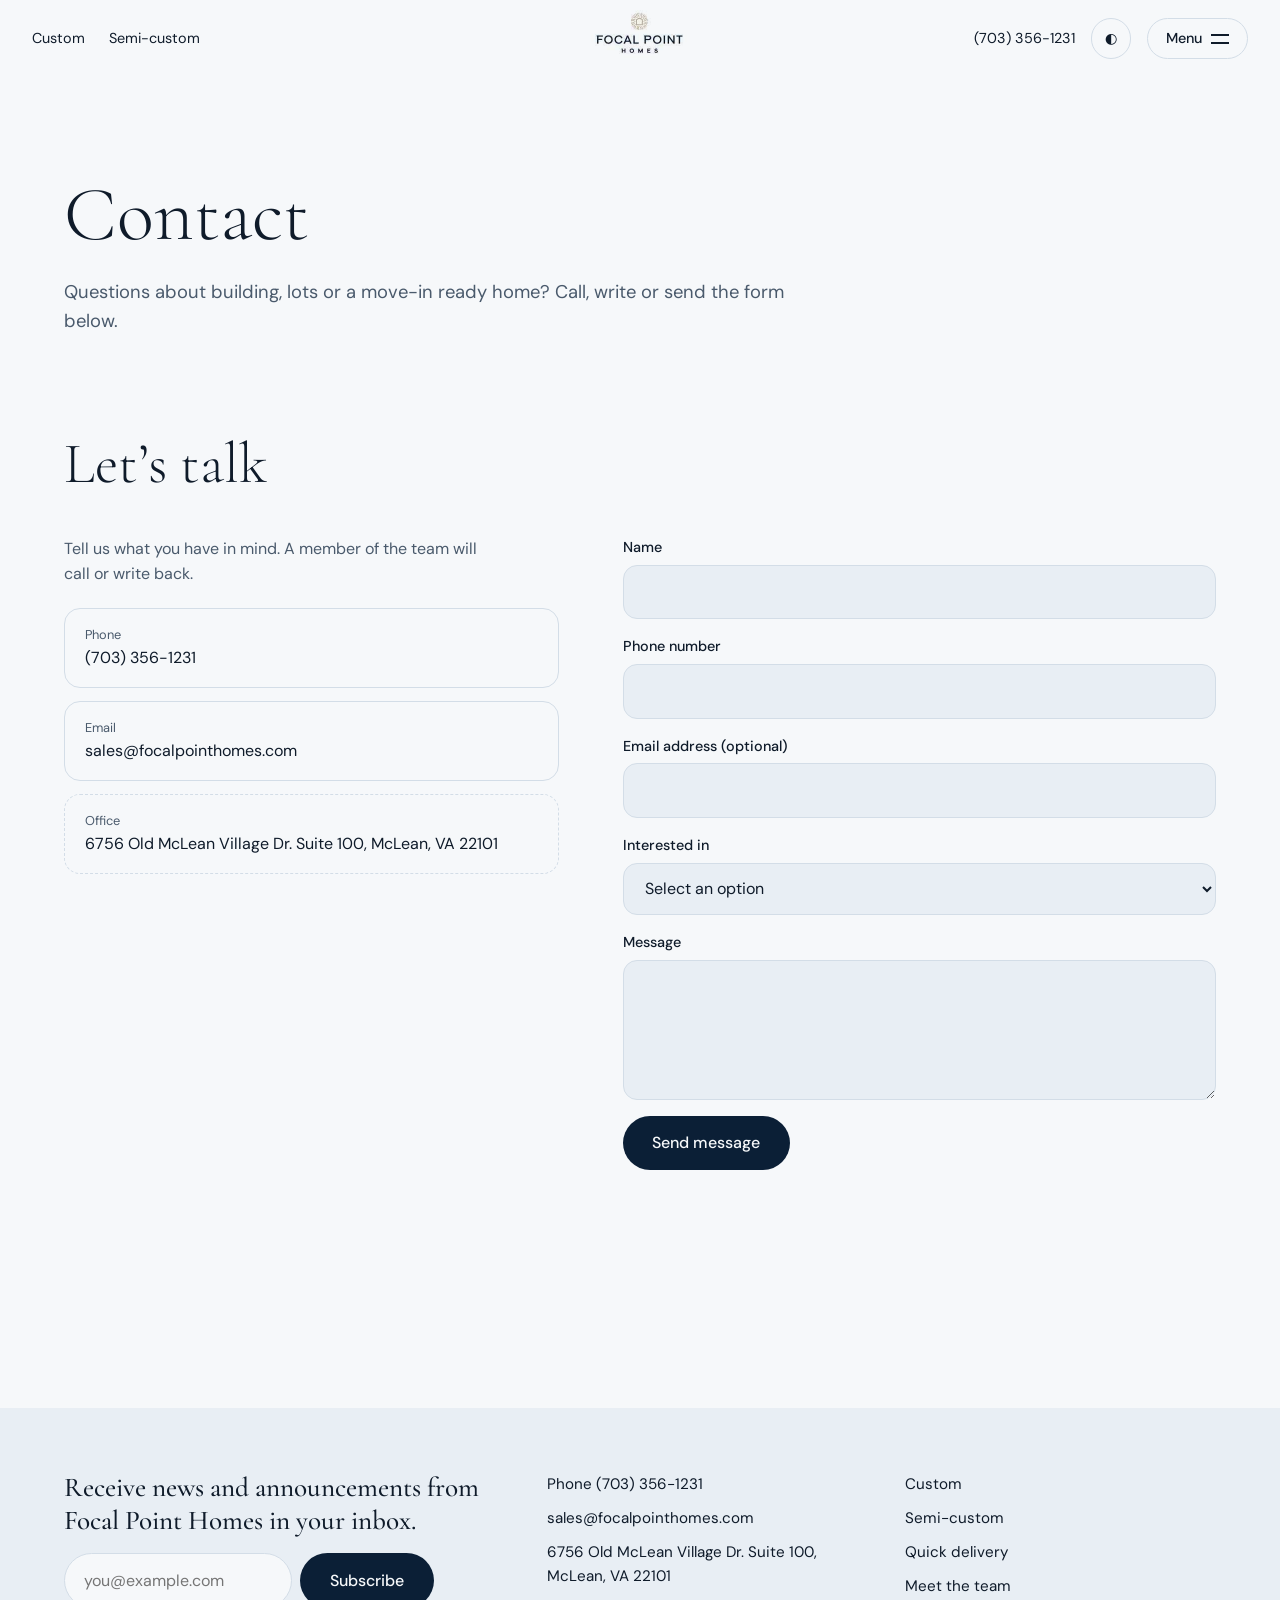
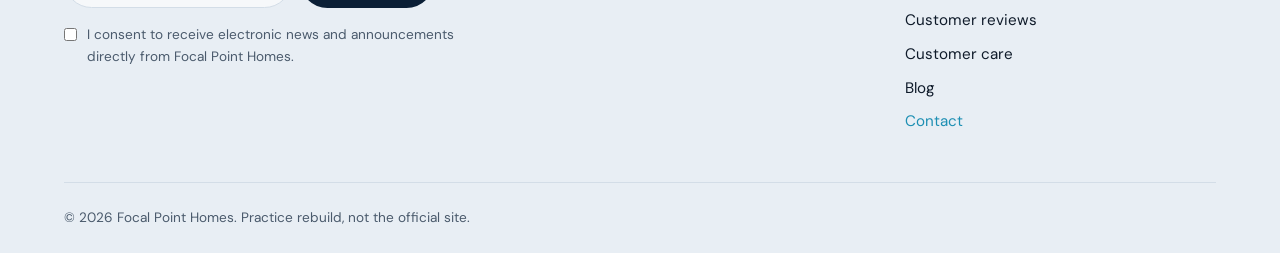
<file: contact.html>
<!DOCTYPE html>
<html lang="en">
<head>
  <meta charset="UTF-8">
  <meta name="viewport" content="width=device-width, initial-scale=1.0">
  <title>Contact | Focal Point Homes</title>
  <meta name="description" content="Contact Focal Point Homes about custom building, lots and move-in ready homes.">
  <meta name="theme-color" content="#0b1f36">
  <link rel="icon" href="images/icon.png">
  <link rel="preload" href="fonts/cormorant-garamond-latin-300-normal.woff2" as="font" type="font/woff2" crossorigin>
  <!-- sets dark/light theme before the page paints, so there is no white flash -->
  <script>try { document.documentElement.dataset.theme = localStorage.getItem("theme") || (matchMedia("(prefers-color-scheme: dark)").matches ? "dark" : "light"); } catch (e) {}</script>
  <link rel="stylesheet" href="css/style.css">
  <link rel="stylesheet" href="css/pages.css">
  <link rel="stylesheet" href="css/contact.css">
</head>
<body>
  <a class="skip-link" href="#main">Skip to main content</a>

  <!-- HEADER -->
  <header class="site-header" id="top">
    <nav class="nav-left" aria-label="Home types">
      <a href="custom.html">Custom</a>
      <a href="semi-custom.html">Semi-custom</a>
    </nav>

    <a class="logo" href="index.html">
      <img src="images/logo.jpg" alt="Focal Point Homes, home page" width="115" height="58">
    </a>

    <div class="nav-right">
      <a class="phone" href="tel:+17033561231">(703) 356-1231</a>
      <button class="icon-btn" id="theme-btn" type="button" aria-label="Switch light or dark mode">◐</button>
      <button class="menu-btn" id="menu-btn" type="button" aria-expanded="false" aria-controls="menu">Menu<span class="burger" aria-hidden="true"></span></button>
    </div>
  </header>

  <!-- FULL SCREEN MENU (opened by js/common.js) -->
  <nav class="menu" id="menu" aria-label="Main menu">
    <ul>
      <li style="--i:0"><a href="custom.html">Custom</a></li>
      <li style="--i:1"><a href="semi-custom.html">Semi-custom</a></li>
      <li style="--i:2"><a href="quick-delivery.html">Quick delivery</a></li>
      <li style="--i:3"><a href="meet-the-team.html">Meet the team</a></li>
      <li style="--i:4"><a href="customer-reviews.html">Customer reviews</a></li>
      <li style="--i:5"><a href="customer-care.html">Customer care</a></li>
      <li style="--i:6"><a href="contact.html" aria-current="page">Contact</a></li>
      <li style="--i:7"><a href="blog.html">Blog</a></li>
    </ul>
    <div class="menu-contact" style="--i:8">
      <a href="tel:+17033561231">Phone (703) 356-1231</a>
      <a href="mailto:sales@focalpointhomes.com">sales@focalpointhomes.com</a>
      <a href="https://www.google.com/maps/search/?api=1&query=6756+Old+McLean+Village+Dr+Suite+100+McLean+VA+22101" target="_blank" rel="noopener">6756 Old McLean Village Dr. Suite 100, McLean, VA 22101</a>
    </div>
  </nav>

  <main id="main">
    <section class="section page-title">
      <h1>Contact</h1>
      <p>Questions about building, lots or a move-in ready home? Call, write or send the form below.</p>
    </section>

    <!-- LET'S TALK -->
    <section class="section" id="talk">
      <h2 class="section-title">Let’s talk</h2>
      <div class="talk">
        <div class="talk-info">
          <p>Tell us what you have in mind. A member of the team will call or write back.</p>
          <a href="tel:+17033561231"><small>Phone</small>(703) 356-1231</a>
          <a href="mailto:sales@focalpointhomes.com"><small>Email</small>sales@focalpointhomes.com</a>
          <a href="https://www.google.com/maps/search/?api=1&query=6756+Old+McLean+Village+Dr+Suite+100+McLean+VA+22101" target="_blank" rel="noopener"><small>Office</small>6756 Old McLean Village Dr. Suite 100, McLean, VA 22101</a>
        </div>
        <form class="inquiry" id="inquiry" novalidate>
          <div class="field"><label for="inq-name">Name</label><input id="inq-name" name="name" type="text" autocomplete="name" required></div>
          <div class="field"><label for="inq-phone">Phone number</label><input id="inq-phone" name="phone" type="tel" autocomplete="tel" required></div>
          <div class="field"><label for="inq-email">Email address (optional)</label><input id="inq-email" name="email" type="email" autocomplete="email"></div>
          <div class="field">
            <label for="inq-topic">Interested in</label>
            <select id="inq-topic" name="topic" required>
              <option value="">Select an option</option>
              <option>I want to build on my lot.</option>
              <option>I want to build, but need a lot.</option>
              <option>I need a move-in ready home.</option>
              <option>I have land to sell.</option>
              <option>Other.</option>
            </select>
          </div>
          <div class="field"><label for="inq-text">Message</label><textarea id="inq-text" name="message" required></textarea></div>
          <button class="btn btn-dark" type="submit">Send message</button>
          <p class="form-msg" id="inquiry-msg" role="status"></p>
        </form>
      </div>
    </section>
  </main>

  <!-- FOOTER -->
  <footer class="footer">
    <div class="footer-top">
      <form class="newsletter" id="newsletter" novalidate>
        <label class="newsletter-title" for="email">Receive news and announcements from Focal Point Homes in your inbox.</label>
        <div class="newsletter-row">
          <input type="email" id="email" name="email" placeholder="you@example.com" required>
          <button class="btn btn-dark" type="submit">Subscribe</button>
        </div>
        <label class="consent"><input type="checkbox" id="consent"> I consent to receive electronic news and announcements directly from Focal Point Homes.</label>
        <p class="form-msg" id="form-msg" role="status"></p>
      </form>

      <div class="footer-links">
        <a href="tel:+17033561231">Phone (703) 356-1231</a>
        <a href="mailto:sales@focalpointhomes.com">sales@focalpointhomes.com</a>
        <address>6756 Old McLean Village Dr. Suite 100, McLean, VA 22101</address>
      </div>

      <nav class="footer-nav" aria-label="Footer">
        <a href="custom.html">Custom</a>
        <a href="semi-custom.html">Semi-custom</a>
        <a href="quick-delivery.html">Quick delivery</a>
        <a href="meet-the-team.html">Meet the team</a>
        <a href="customer-reviews.html">Customer reviews</a>
        <a href="customer-care.html">Customer care</a>
        <a href="blog.html">Blog</a>
        <a href="contact.html" aria-current="page">Contact</a>
      </nav>
    </div>
    <p class="copyright">© <span id="year">2026</span> Focal Point Homes. Practice rebuild, not the official site.</p>
  </footer>
  <script src="js/common.js"></script>
</body>
</html>
</file>
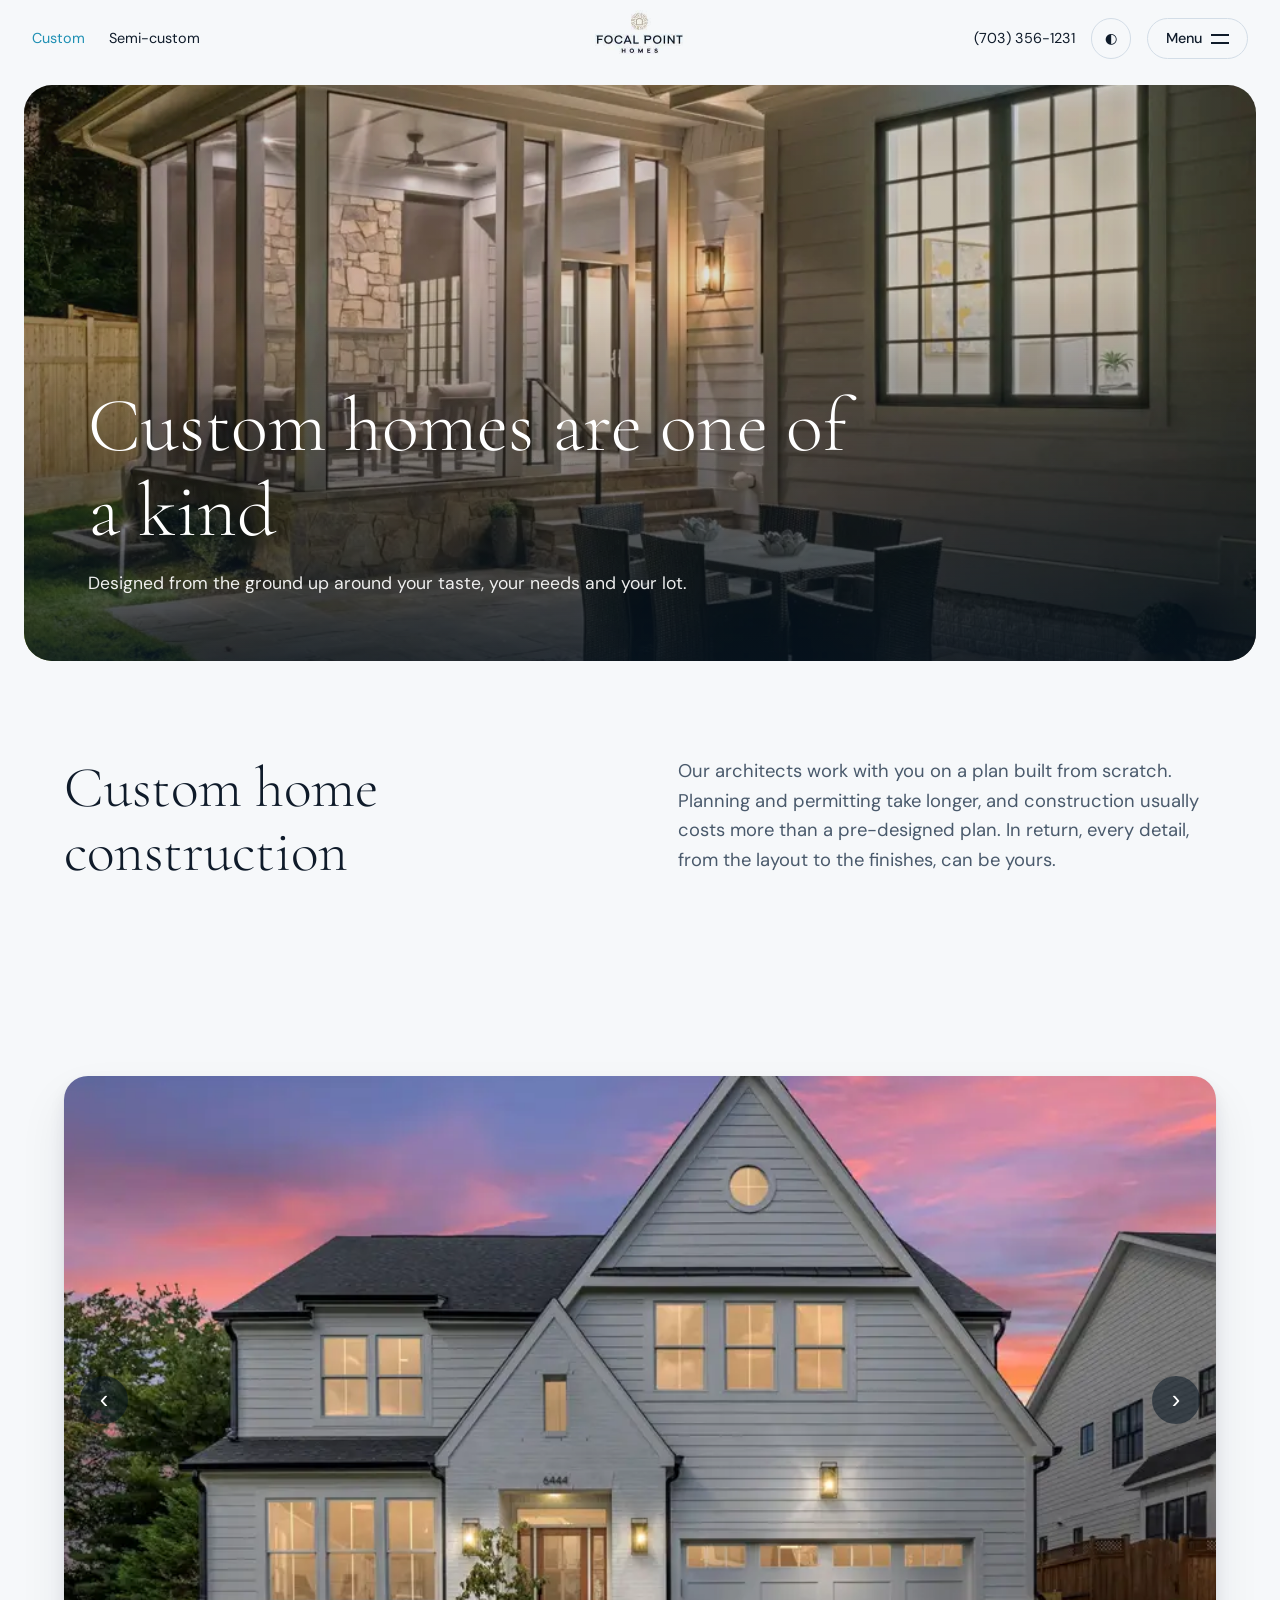
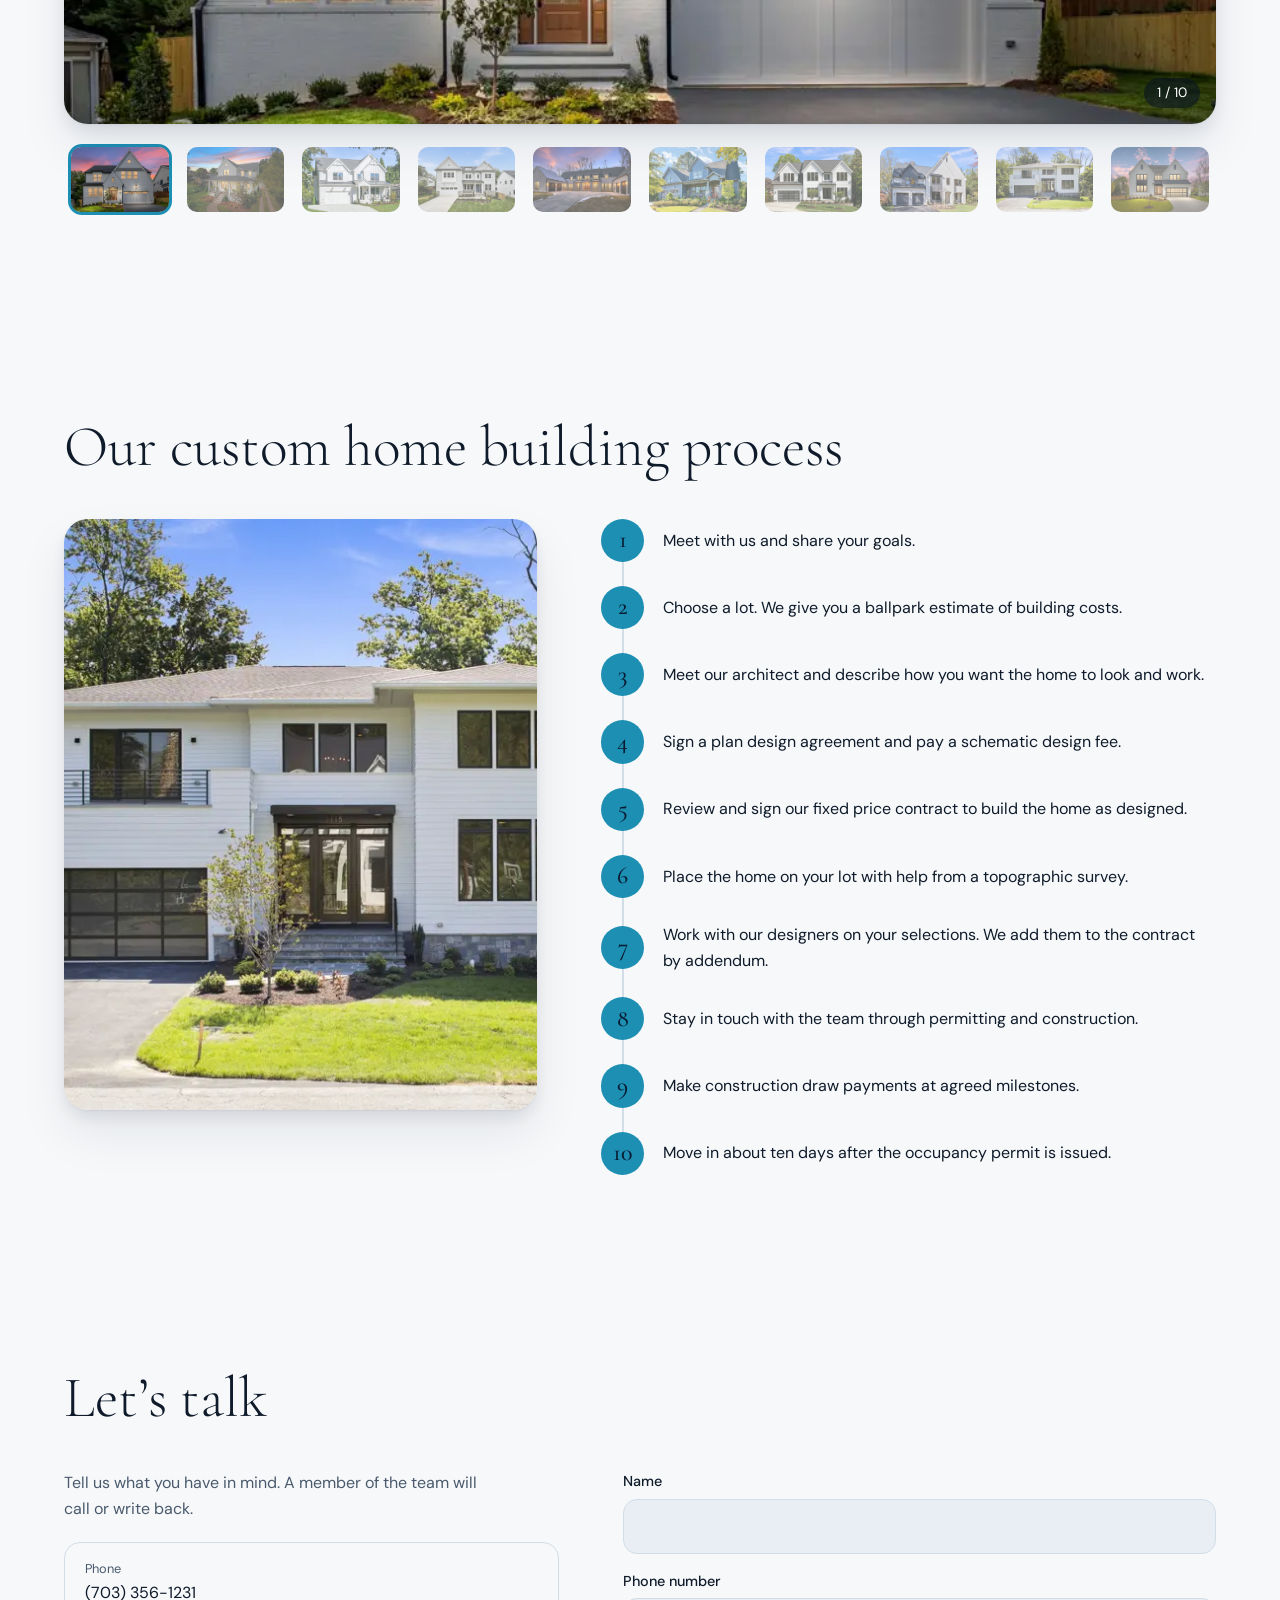
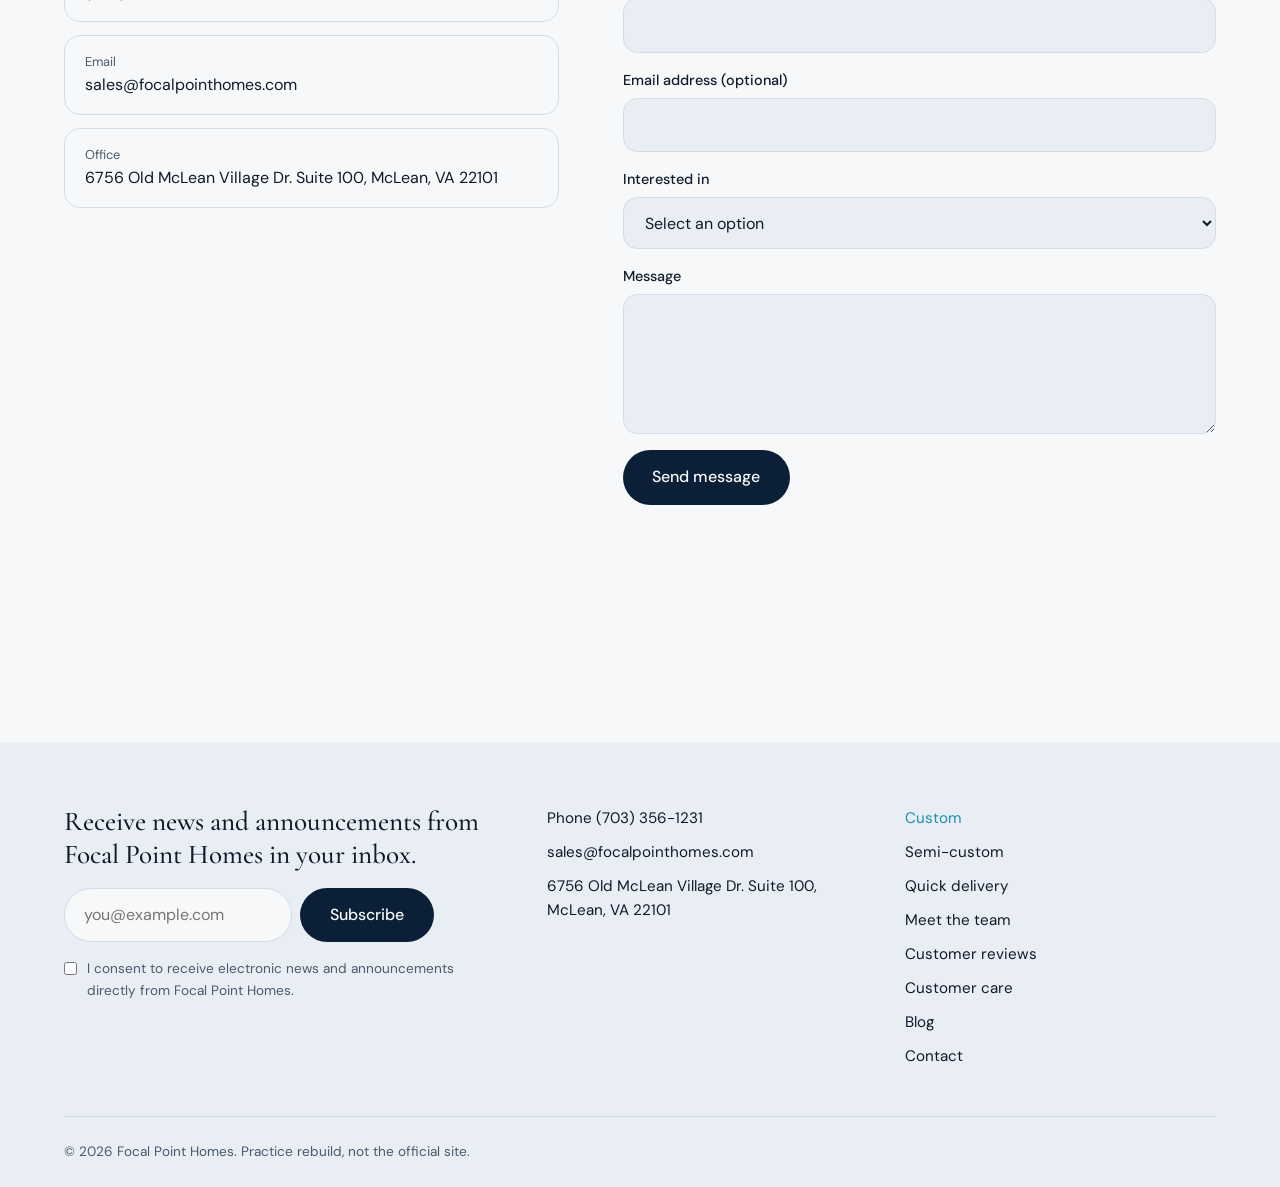
<file: custom.html>
<!DOCTYPE html>
<html lang="en">
<head>
  <meta charset="UTF-8">
  <meta name="viewport" content="width=device-width, initial-scale=1.0">
  <title>Custom Homes | Focal Point Homes</title>
  <meta name="description" content="Custom homes in Northern Virginia, designed from the ground up for your taste, needs and lot.">
  <meta name="theme-color" content="#0b1f36">
  <link rel="icon" href="images/icon.png">
  <link rel="preload" href="fonts/cormorant-garamond-latin-300-normal.woff2" as="font" type="font/woff2" crossorigin>
  <!-- sets dark/light theme before the page paints, so there is no white flash -->
  <script>try { document.documentElement.dataset.theme = localStorage.getItem("theme") || (matchMedia("(prefers-color-scheme: dark)").matches ? "dark" : "light"); } catch (e) {}</script>
  <link rel="stylesheet" href="css/style.css">
  <link rel="stylesheet" href="css/pages.css">
  <link rel="stylesheet" href="css/custom.css">
</head>
<body>
  <a class="skip-link" href="#main">Skip to main content</a>

  <!-- HEADER -->
  <header class="site-header" id="top">
    <nav class="nav-left" aria-label="Home types">
      <a href="custom.html" aria-current="page">Custom</a>
      <a href="semi-custom.html">Semi-custom</a>
    </nav>

    <a class="logo" href="index.html">
      <img src="images/logo.jpg" alt="Focal Point Homes, home page" width="115" height="58">
    </a>

    <div class="nav-right">
      <a class="phone" href="tel:+17033561231">(703) 356-1231</a>
      <button class="icon-btn" id="theme-btn" type="button" aria-label="Switch light or dark mode">◐</button>
      <button class="menu-btn" id="menu-btn" type="button" aria-expanded="false" aria-controls="menu">Menu<span class="burger" aria-hidden="true"></span></button>
    </div>
  </header>

  <!-- FULL SCREEN MENU (opened by js/common.js) -->
  <nav class="menu" id="menu" aria-label="Main menu">
    <ul>
      <li style="--i:0"><a href="custom.html" aria-current="page">Custom</a></li>
      <li style="--i:1"><a href="semi-custom.html">Semi-custom</a></li>
      <li style="--i:2"><a href="quick-delivery.html">Quick delivery</a></li>
      <li style="--i:3"><a href="meet-the-team.html">Meet the team</a></li>
      <li style="--i:4"><a href="customer-reviews.html">Customer reviews</a></li>
      <li style="--i:5"><a href="customer-care.html">Customer care</a></li>
      <li style="--i:6"><a href="contact.html">Contact</a></li>
      <li style="--i:7"><a href="blog.html">Blog</a></li>
    </ul>
    <div class="menu-contact" style="--i:8">
      <a href="tel:+17033561231">Phone (703) 356-1231</a>
      <a href="mailto:sales@focalpointhomes.com">sales@focalpointhomes.com</a>
      <a href="https://www.google.com/maps/search/?api=1&query=6756+Old+McLean+Village+Dr+Suite+100+McLean+VA+22101" target="_blank" rel="noopener">6756 Old McLean Village Dr. Suite 100, McLean, VA 22101</a>
    </div>
  </nav>

  <main id="main">
    <section class="page-hero hero-slideshow" style="--pos: center 60%">
      <img src="images/service1.webp" alt="" width="1000" height="666">
      <!-- photos fade into each other and drift on scroll (js/hero-slider.js). The local image above shows if the online ones fail -->
      <div class="hero-parallax" aria-hidden="true">
        <img class="hero-slide is-active" src="https://focalpointhomes.com/wp-content/uploads/2023/07/7001-Bright-Ave-32.jpg" alt="" referrerpolicy="no-referrer" decoding="async">
        <img class="hero-slide" src="https://focalpointhomes.com/wp-content/uploads/2023/08/DSC_8229-scaled.jpg" alt="" referrerpolicy="no-referrer" decoding="async">
        <img class="hero-slide" src="https://focalpointhomes.com/wp-content/uploads/2023/07/6902-Lupine-Ln-17.jpg" alt="" referrerpolicy="no-referrer" decoding="async">
      </div>
      <div class="page-hero-text">
        <h1>Custom homes are one of a kind</h1>
        <p>Designed from the ground up around your taste, your needs and your lot.</p>
      </div>
    </section>

    <section class="intro section">
      <h2>Custom home construction</h2>
      <p>Our architects work with you on a plan built from scratch. Planning and permitting take longer, and construction usually costs more than a pre-designed plan. In return, every detail, from the layout to the finishes, can be yours.</p>
    </section>

    <section class="section" aria-label="Custom homes we have built">
      <div class="slider" role="group" aria-roledescription="carousel" aria-label="Custom homes we have built">
        <div class="slider-main">
          <ul class="slides">
          <li class="slide"><img src="images/g1-2.webp" alt="Custom homes we have built, photo 1" width="900" height="600"></li>
          <li class="slide"><img src="images/g1-4.webp" alt="Custom homes we have built, photo 2" width="900" height="600" loading="lazy"></li>
          <li class="slide"><img src="images/g1-5.webp" alt="Custom homes we have built, photo 3" width="900" height="600" loading="lazy"></li>
          <li class="slide"><img src="images/g1-7.webp" alt="Custom homes we have built, photo 4" width="900" height="600" loading="lazy"></li>
          <li class="slide"><img src="images/g1-8.webp" alt="Custom homes we have built, photo 5" width="900" height="600" loading="lazy"></li>
          <li class="slide"><img src="images/g1-9.webp" alt="Custom homes we have built, photo 6" width="900" height="600" loading="lazy"></li>
          <li class="slide"><img src="images/g1-1.webp" alt="Custom homes we have built, photo 7" width="900" height="600" loading="lazy"></li>
          <li class="slide"><img src="images/g1-3.webp" alt="Custom homes we have built, photo 8" width="900" height="600" loading="lazy"></li>
          <li class="slide"><img src="images/g1-6.webp" alt="Custom homes we have built, photo 9" width="900" height="600" loading="lazy"></li>
          <li class="slide"><img src="images/g1-10.webp" alt="Custom homes we have built, photo 10" width="900" height="600" loading="lazy"></li>
          </ul>
          <button class="slider-btn slider-prev" type="button" aria-label="Previous photo">‹</button>
          <button class="slider-btn slider-next" type="button" aria-label="Next photo">›</button>
          <p class="slider-count" role="status"></p>
        </div>
        <ul class="slider-thumbs">
          <li><button type="button" aria-label="Show photo 1"><img src="images/g1-2.webp" alt="" width="300" height="200" loading="lazy"></button></li>
          <li><button type="button" aria-label="Show photo 2"><img src="images/g1-4.webp" alt="" width="300" height="200" loading="lazy"></button></li>
          <li><button type="button" aria-label="Show photo 3"><img src="images/g1-5.webp" alt="" width="300" height="200" loading="lazy"></button></li>
          <li><button type="button" aria-label="Show photo 4"><img src="images/g1-7.webp" alt="" width="300" height="200" loading="lazy"></button></li>
          <li><button type="button" aria-label="Show photo 5"><img src="images/g1-8.webp" alt="" width="300" height="200" loading="lazy"></button></li>
          <li><button type="button" aria-label="Show photo 6"><img src="images/g1-9.webp" alt="" width="300" height="200" loading="lazy"></button></li>
          <li><button type="button" aria-label="Show photo 7"><img src="images/g1-1.webp" alt="" width="300" height="200" loading="lazy"></button></li>
          <li><button type="button" aria-label="Show photo 8"><img src="images/g1-3.webp" alt="" width="300" height="200" loading="lazy"></button></li>
          <li><button type="button" aria-label="Show photo 9"><img src="images/g1-6.webp" alt="" width="300" height="200" loading="lazy"></button></li>
          <li><button type="button" aria-label="Show photo 10"><img src="images/g1-10.webp" alt="" width="300" height="200" loading="lazy"></button></li>
        </ul>
      </div>
    </section>

    <section class="section">
      <h2 class="section-title">Our custom home building process</h2>
      <div class="process">
        <figure class="process-img"><img src="images/g1-6.webp" alt="Custom home under construction" width="900" height="600" loading="lazy"></figure>
        <ol class="steps">
          <li>Meet with us and share your goals.</li>
          <li>Choose a lot. We give you a ballpark estimate of building costs.</li>
          <li>Meet our architect and describe how you want the home to look and work.</li>
          <li>Sign a plan design agreement and pay a schematic design fee.</li>
          <li>Review and sign our fixed price contract to build the home as designed.</li>
          <li>Place the home on your lot with help from a topographic survey.</li>
          <li>Work with our designers on your selections. We add them to the contract by addendum.</li>
          <li>Stay in touch with the team through permitting and construction.</li>
          <li>Make construction draw payments at agreed milestones.</li>
          <li>Move in about ten days after the occupancy permit is issued.</li>
        </ol>
      </div>
    </section>

    <!-- LET'S TALK -->
    <section class="section" id="talk">
      <h2 class="section-title">Let’s talk</h2>
      <div class="talk">
        <div class="talk-info">
          <p>Tell us what you have in mind. A member of the team will call or write back.</p>
          <a href="tel:+17033561231"><small>Phone</small>(703) 356-1231</a>
          <a href="mailto:sales@focalpointhomes.com"><small>Email</small>sales@focalpointhomes.com</a>
          <a href="https://www.google.com/maps/search/?api=1&query=6756+Old+McLean+Village+Dr+Suite+100+McLean+VA+22101" target="_blank" rel="noopener"><small>Office</small>6756 Old McLean Village Dr. Suite 100, McLean, VA 22101</a>
        </div>
        <form class="inquiry" id="inquiry" novalidate>
          <div class="field"><label for="inq-name">Name</label><input id="inq-name" name="name" type="text" autocomplete="name" required></div>
          <div class="field"><label for="inq-phone">Phone number</label><input id="inq-phone" name="phone" type="tel" autocomplete="tel" required></div>
          <div class="field"><label for="inq-email">Email address (optional)</label><input id="inq-email" name="email" type="email" autocomplete="email"></div>
          <div class="field">
            <label for="inq-topic">Interested in</label>
            <select id="inq-topic" name="topic" required>
              <option value="">Select an option</option>
              <option>I want to build on my lot.</option>
              <option>I want to build, but need a lot.</option>
              <option>I need a move-in ready home.</option>
              <option>I have land to sell.</option>
              <option>Other.</option>
            </select>
          </div>
          <div class="field"><label for="inq-text">Message</label><textarea id="inq-text" name="message" required></textarea></div>
          <button class="btn btn-dark" type="submit">Send message</button>
          <p class="form-msg" id="inquiry-msg" role="status"></p>
        </form>
      </div>
    </section>
  </main>

  <!-- FOOTER -->
  <footer class="footer">
    <div class="footer-top">
      <form class="newsletter" id="newsletter" novalidate>
        <label class="newsletter-title" for="email">Receive news and announcements from Focal Point Homes in your inbox.</label>
        <div class="newsletter-row">
          <input type="email" id="email" name="email" placeholder="you@example.com" required>
          <button class="btn btn-dark" type="submit">Subscribe</button>
        </div>
        <label class="consent"><input type="checkbox" id="consent"> I consent to receive electronic news and announcements directly from Focal Point Homes.</label>
        <p class="form-msg" id="form-msg" role="status"></p>
      </form>

      <div class="footer-links">
        <a href="tel:+17033561231">Phone (703) 356-1231</a>
        <a href="mailto:sales@focalpointhomes.com">sales@focalpointhomes.com</a>
        <address>6756 Old McLean Village Dr. Suite 100, McLean, VA 22101</address>
      </div>

      <nav class="footer-nav" aria-label="Footer">
        <a href="custom.html" aria-current="page">Custom</a>
        <a href="semi-custom.html">Semi-custom</a>
        <a href="quick-delivery.html">Quick delivery</a>
        <a href="meet-the-team.html">Meet the team</a>
        <a href="customer-reviews.html">Customer reviews</a>
        <a href="customer-care.html">Customer care</a>
        <a href="blog.html">Blog</a>
        <a href="contact.html">Contact</a>
      </nav>
    </div>
    <p class="copyright">© <span id="year">2026</span> Focal Point Homes. Practice rebuild, not the official site.</p>
  </footer>
  <script src="js/common.js"></script>
  <script src="js/hero-slider.js"></script>
  <script src="js/slider.js"></script>
</body>
</html>
</file>
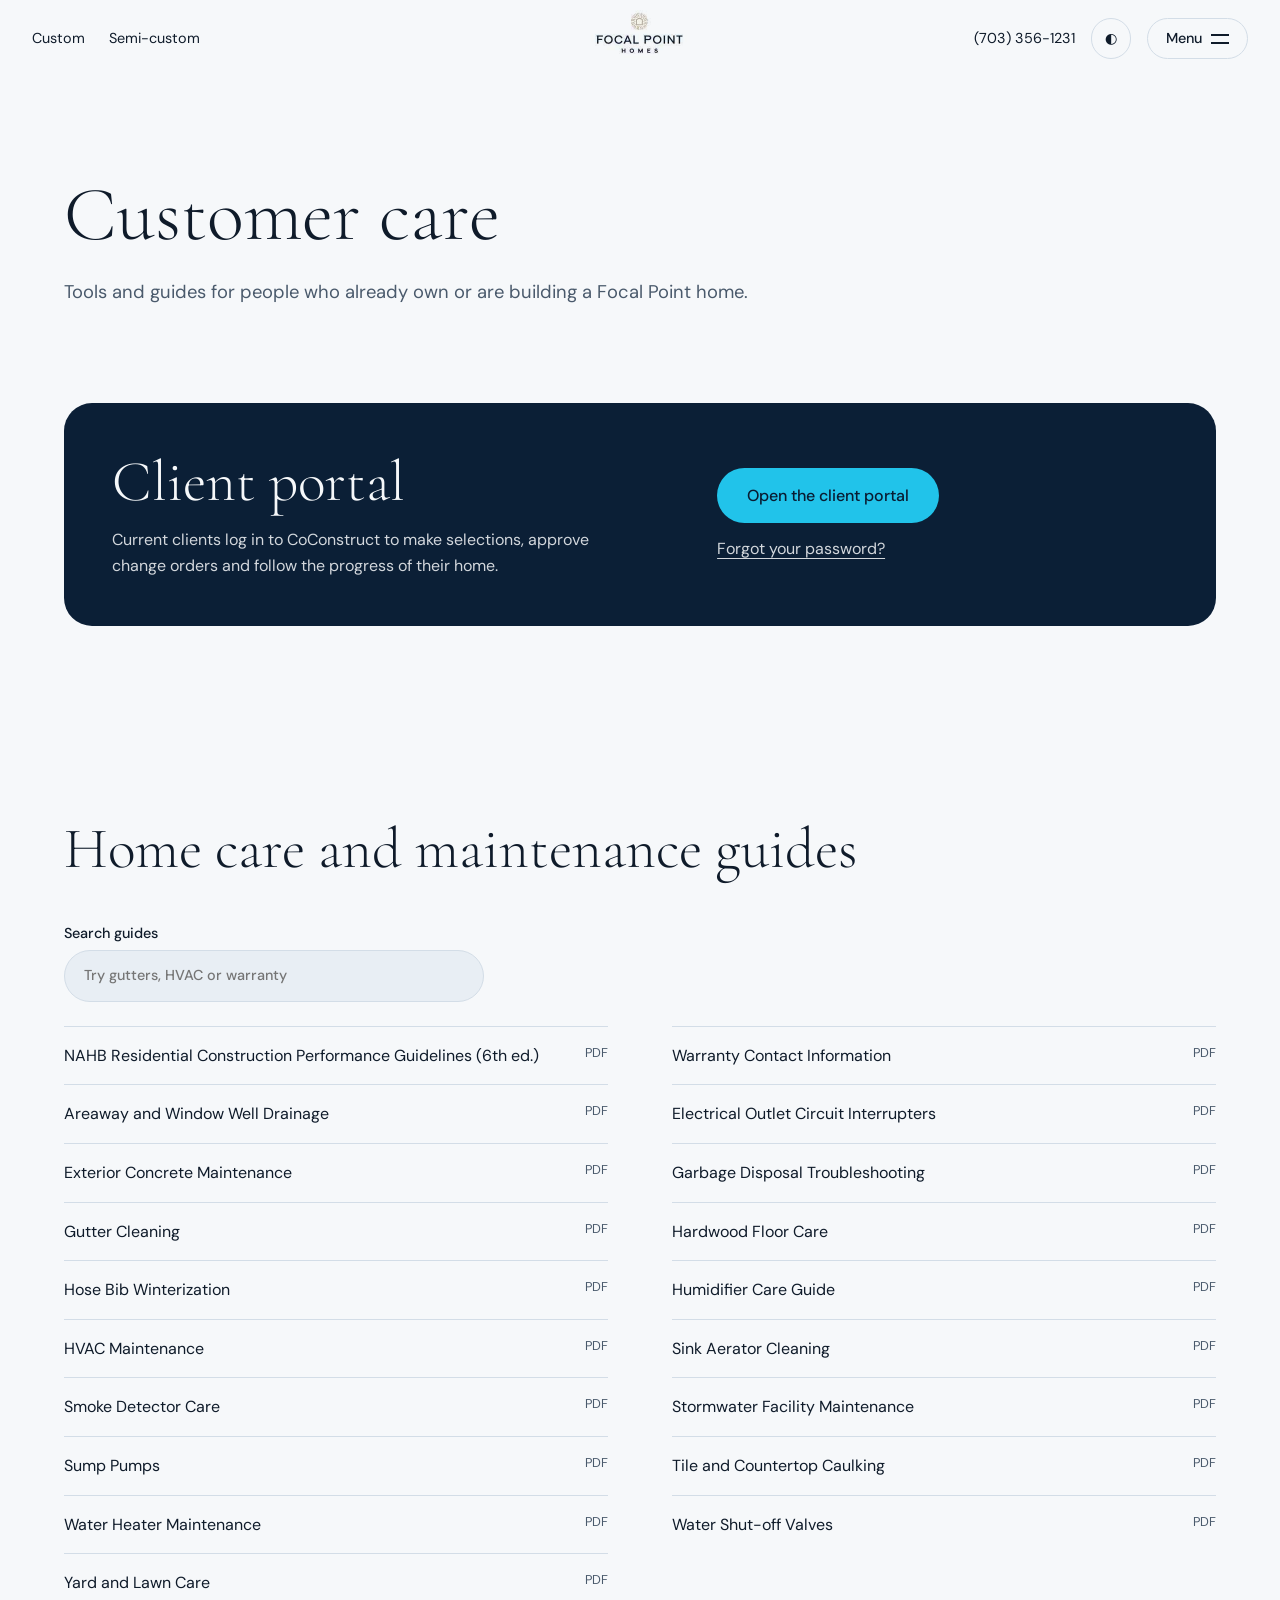
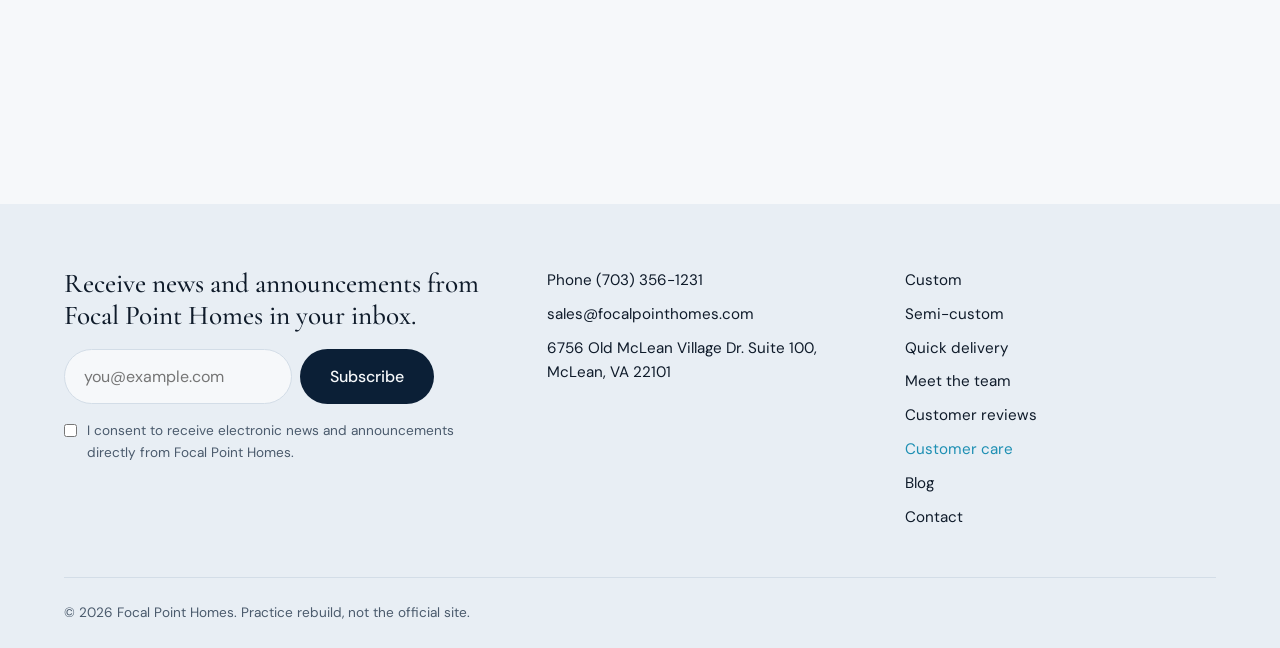
<file: customer-care.html>
<!DOCTYPE html>
<html lang="en">
<head>
  <meta charset="UTF-8">
  <meta name="viewport" content="width=device-width, initial-scale=1.0">
  <title>Customer Care | Focal Point Homes</title>
  <meta name="description" content="Warranty contacts, the client portal and home maintenance guides for Focal Point homeowners.">
  <meta name="theme-color" content="#0b1f36">
  <link rel="icon" href="images/icon.png">
  <link rel="preload" href="fonts/cormorant-garamond-latin-300-normal.woff2" as="font" type="font/woff2" crossorigin>
  <!-- sets dark/light theme before the page paints, so there is no white flash -->
  <script>try { document.documentElement.dataset.theme = localStorage.getItem("theme") || (matchMedia("(prefers-color-scheme: dark)").matches ? "dark" : "light"); } catch (e) {}</script>
  <link rel="stylesheet" href="css/style.css">
  <link rel="stylesheet" href="css/pages.css">
  <link rel="stylesheet" href="css/customer-care.css">
</head>
<body>
  <a class="skip-link" href="#main">Skip to main content</a>

  <!-- HEADER -->
  <header class="site-header" id="top">
    <nav class="nav-left" aria-label="Home types">
      <a href="custom.html">Custom</a>
      <a href="semi-custom.html">Semi-custom</a>
    </nav>

    <a class="logo" href="index.html">
      <img src="images/logo.jpg" alt="Focal Point Homes, home page" width="115" height="58">
    </a>

    <div class="nav-right">
      <a class="phone" href="tel:+17033561231">(703) 356-1231</a>
      <button class="icon-btn" id="theme-btn" type="button" aria-label="Switch light or dark mode">◐</button>
      <button class="menu-btn" id="menu-btn" type="button" aria-expanded="false" aria-controls="menu">Menu<span class="burger" aria-hidden="true"></span></button>
    </div>
  </header>

  <!-- FULL SCREEN MENU (opened by js/common.js) -->
  <nav class="menu" id="menu" aria-label="Main menu">
    <ul>
      <li style="--i:0"><a href="custom.html">Custom</a></li>
      <li style="--i:1"><a href="semi-custom.html">Semi-custom</a></li>
      <li style="--i:2"><a href="quick-delivery.html">Quick delivery</a></li>
      <li style="--i:3"><a href="meet-the-team.html">Meet the team</a></li>
      <li style="--i:4"><a href="customer-reviews.html">Customer reviews</a></li>
      <li style="--i:5"><a href="customer-care.html" aria-current="page">Customer care</a></li>
      <li style="--i:6"><a href="contact.html">Contact</a></li>
      <li style="--i:7"><a href="blog.html">Blog</a></li>
    </ul>
    <div class="menu-contact" style="--i:8">
      <a href="tel:+17033561231">Phone (703) 356-1231</a>
      <a href="mailto:sales@focalpointhomes.com">sales@focalpointhomes.com</a>
      <a href="https://www.google.com/maps/search/?api=1&query=6756+Old+McLean+Village+Dr+Suite+100+McLean+VA+22101" target="_blank" rel="noopener">6756 Old McLean Village Dr. Suite 100, McLean, VA 22101</a>
    </div>
  </nav>

  <main id="main">
    <section class="section page-title">
      <h1>Customer care</h1>
      <p>Tools and guides for people who already own or are building a Focal Point home.</p>
    </section>

    <section class="section" id="portal">
      <div class="portal">
        <div>
          <h2>Client portal</h2>
          <p>Current clients log in to CoConstruct to make selections, approve change orders and follow the progress of their home.</p>
        </div>
        <div class="portal-links">
          <a class="btn btn-cyan" href="https://coconstruct.com/" target="_blank" rel="noopener">Open the client portal</a>
          <a class="plain" href="https://coconstruct.com/app/public/ForgotPassword.aspx?skinPath=default" target="_blank" rel="noopener">Forgot your password?</a>
        </div>
      </div>
    </section>

    <section class="section" id="guides">
      <h2 class="section-title">Home care and maintenance guides</h2>
      <label class="guide-search">Search guides
        <input type="search" id="guide-search" placeholder="Try gutters, HVAC or warranty" autocomplete="off">
      </label>
      <ul class="guides">
        <li><a href="https://focalpointhomes.com/wp-content/uploads/2023/07/NAHB-Residential-Construction-Performance-Guidelines-6th-Ed-1.pdf" target="_blank" rel="noopener">NAHB Residential Construction Performance Guidelines (6th ed.)<span>PDF</span></a></li>
        <li><a href="https://focalpointhomes.com/wp-content/uploads/2023/07/Warranty-Contact-Information-1.pdf" target="_blank" rel="noopener">Warranty Contact Information<span>PDF</span></a></li>
        <li><a href="https://focalpointhomes.com/wp-content/uploads/2023/07/Areaway-and-Window-Well-Drainage-1.pdf" target="_blank" rel="noopener">Areaway and Window Well Drainage<span>PDF</span></a></li>
        <li><a href="https://focalpointhomes.com/wp-content/uploads/2023/07/Electrical-Outlet-Circuit-Interrupters-1.pdf" target="_blank" rel="noopener">Electrical Outlet Circuit Interrupters<span>PDF</span></a></li>
        <li><a href="https://focalpointhomes.com/wp-content/uploads/2023/07/Exterior-Concrete-Maintenance-1.pdf" target="_blank" rel="noopener">Exterior Concrete Maintenance<span>PDF</span></a></li>
        <li><a href="https://focalpointhomes.com/wp-content/uploads/2023/07/Garbage-Disposal-Troubleshooting-1.pdf" target="_blank" rel="noopener">Garbage Disposal Troubleshooting<span>PDF</span></a></li>
        <li><a href="https://focalpointhomes.com/wp-content/uploads/2023/07/Gutter-Cleaning-1.pdf" target="_blank" rel="noopener">Gutter Cleaning<span>PDF</span></a></li>
        <li><a href="https://focalpointhomes.com/wp-content/uploads/2023/07/Hardwood-Floor-Care-1.pdf" target="_blank" rel="noopener">Hardwood Floor Care<span>PDF</span></a></li>
        <li><a href="https://focalpointhomes.com/wp-content/uploads/2023/07/Hose-Bib-Winterization-1.pdf" target="_blank" rel="noopener">Hose Bib Winterization<span>PDF</span></a></li>
        <li><a href="https://focalpointhomes.com/wp-content/uploads/2023/07/Humidifier-Care-Guide-1.pdf" target="_blank" rel="noopener">Humidifier Care Guide<span>PDF</span></a></li>
        <li><a href="https://focalpointhomes.com/wp-content/uploads/2023/07/HVAC-Maintenance-1.pdf" target="_blank" rel="noopener">HVAC Maintenance<span>PDF</span></a></li>
        <li><a href="https://focalpointhomes.com/wp-content/uploads/2023/07/Sink-Aerator-Cleaning-1.pdf" target="_blank" rel="noopener">Sink Aerator Cleaning<span>PDF</span></a></li>
        <li><a href="https://focalpointhomes.com/wp-content/uploads/2023/07/Smoke-Detector-Care-1.pdf" target="_blank" rel="noopener">Smoke Detector Care<span>PDF</span></a></li>
        <li><a href="https://focalpointhomes.com/wp-content/uploads/2023/07/Stormwater-Facility-Maintenance-1.pdf" target="_blank" rel="noopener">Stormwater Facility Maintenance<span>PDF</span></a></li>
        <li><a href="https://focalpointhomes.com/wp-content/uploads/2023/07/Sump-Pumps-1.pdf" target="_blank" rel="noopener">Sump Pumps<span>PDF</span></a></li>
        <li><a href="https://focalpointhomes.com/wp-content/uploads/2023/07/Tile-and-Countertop-Caulking-1.pdf" target="_blank" rel="noopener">Tile and Countertop Caulking<span>PDF</span></a></li>
        <li><a href="https://focalpointhomes.com/wp-content/uploads/2023/07/Water-Heater-Maintenance-1.pdf" target="_blank" rel="noopener">Water Heater Maintenance<span>PDF</span></a></li>
        <li><a href="https://focalpointhomes.com/wp-content/uploads/2023/07/Water-Shut-off-Valves-1.pdf" target="_blank" rel="noopener">Water Shut-off Valves<span>PDF</span></a></li>
        <li><a href="https://focalpointhomes.com/wp-content/uploads/2023/07/Yard-and-Lawn-Care-1.pdf" target="_blank" rel="noopener">Yard and Lawn Care<span>PDF</span></a></li>
      </ul>
      <p class="no-events" id="guide-empty" hidden>No guide matches that search. Call <a href="tel:+17033561231">(703) 356-1231</a> and we will help.</p>
    </section>
  </main>

  <!-- FOOTER -->
  <footer class="footer">
    <div class="footer-top">
      <form class="newsletter" id="newsletter" novalidate>
        <label class="newsletter-title" for="email">Receive news and announcements from Focal Point Homes in your inbox.</label>
        <div class="newsletter-row">
          <input type="email" id="email" name="email" placeholder="you@example.com" required>
          <button class="btn btn-dark" type="submit">Subscribe</button>
        </div>
        <label class="consent"><input type="checkbox" id="consent"> I consent to receive electronic news and announcements directly from Focal Point Homes.</label>
        <p class="form-msg" id="form-msg" role="status"></p>
      </form>

      <div class="footer-links">
        <a href="tel:+17033561231">Phone (703) 356-1231</a>
        <a href="mailto:sales@focalpointhomes.com">sales@focalpointhomes.com</a>
        <address>6756 Old McLean Village Dr. Suite 100, McLean, VA 22101</address>
      </div>

      <nav class="footer-nav" aria-label="Footer">
        <a href="custom.html">Custom</a>
        <a href="semi-custom.html">Semi-custom</a>
        <a href="quick-delivery.html">Quick delivery</a>
        <a href="meet-the-team.html">Meet the team</a>
        <a href="customer-reviews.html">Customer reviews</a>
        <a href="customer-care.html" aria-current="page">Customer care</a>
        <a href="blog.html">Blog</a>
        <a href="contact.html">Contact</a>
      </nav>
    </div>
    <p class="copyright">© <span id="year">2026</span> Focal Point Homes. Practice rebuild, not the official site.</p>
  </footer>
  <script src="js/common.js"></script>
  <script src="js/customer-care.js"></script>
</body>
</html>
</file>
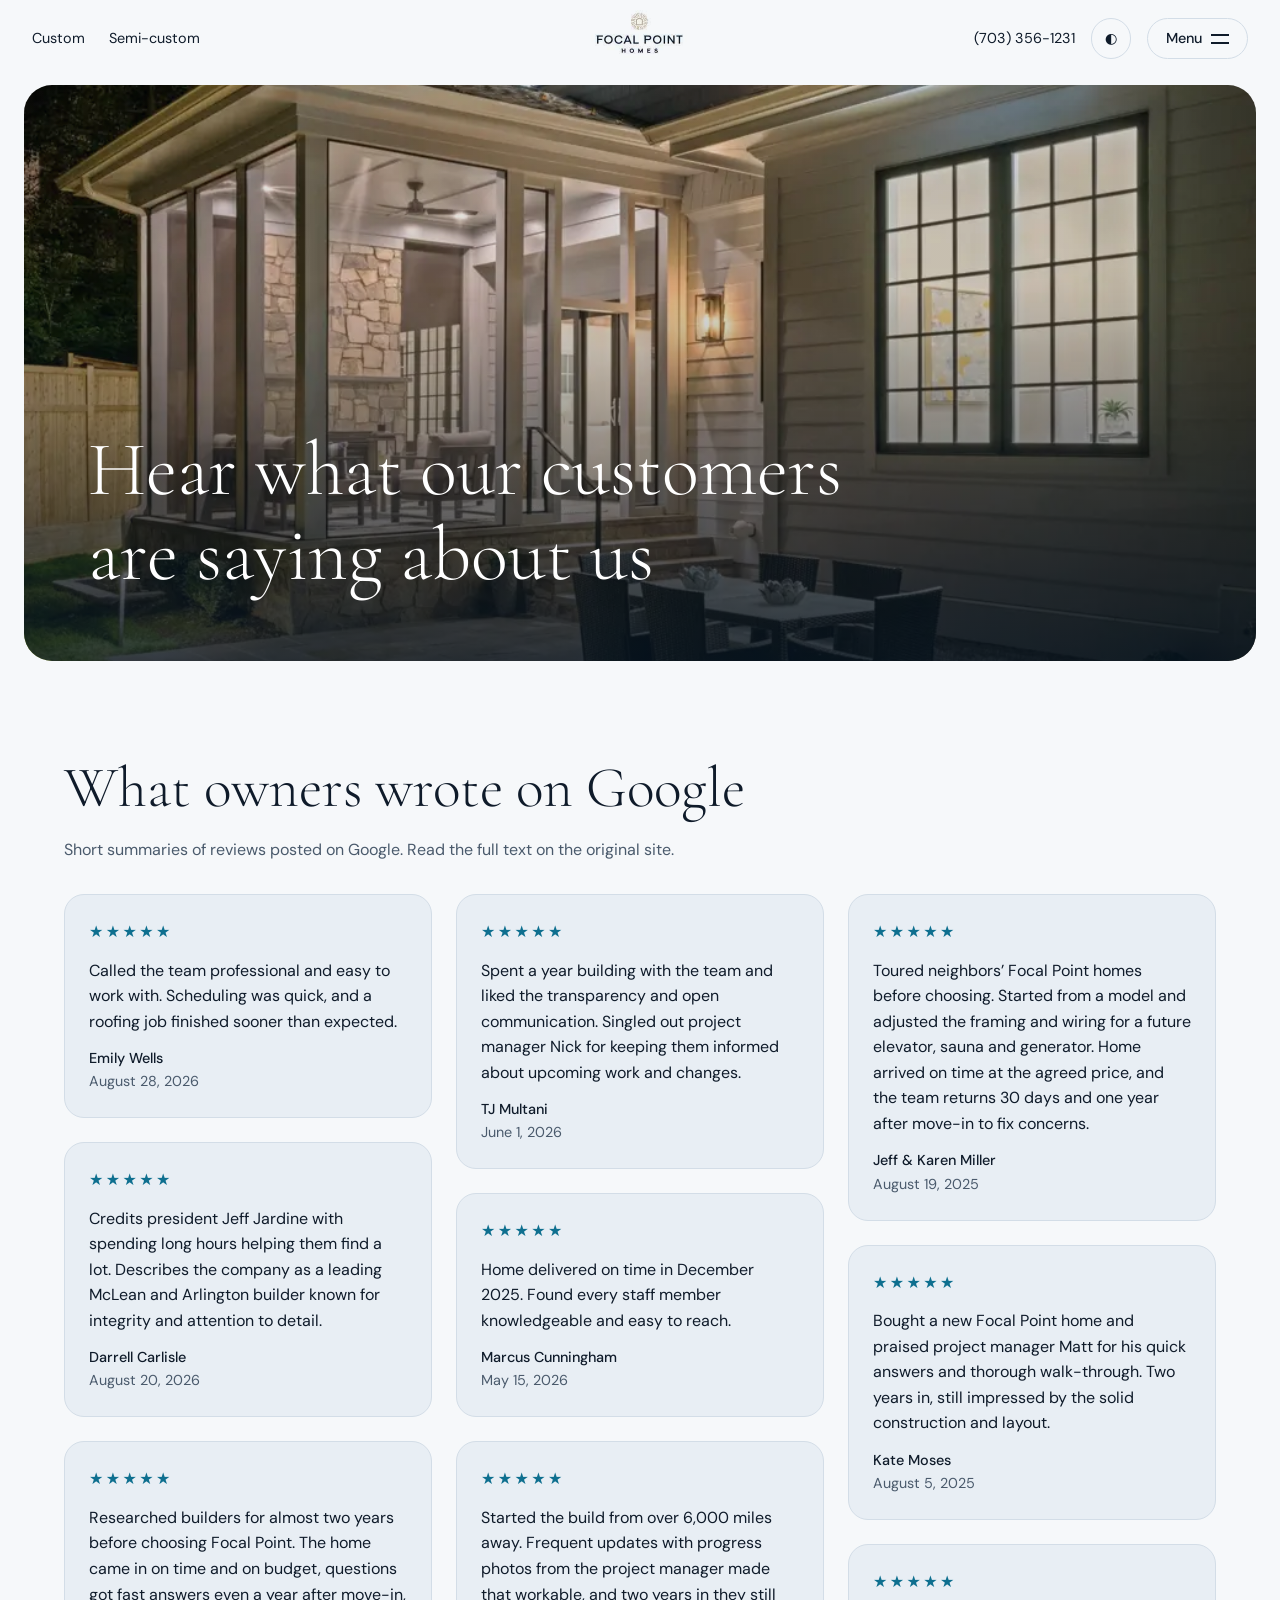
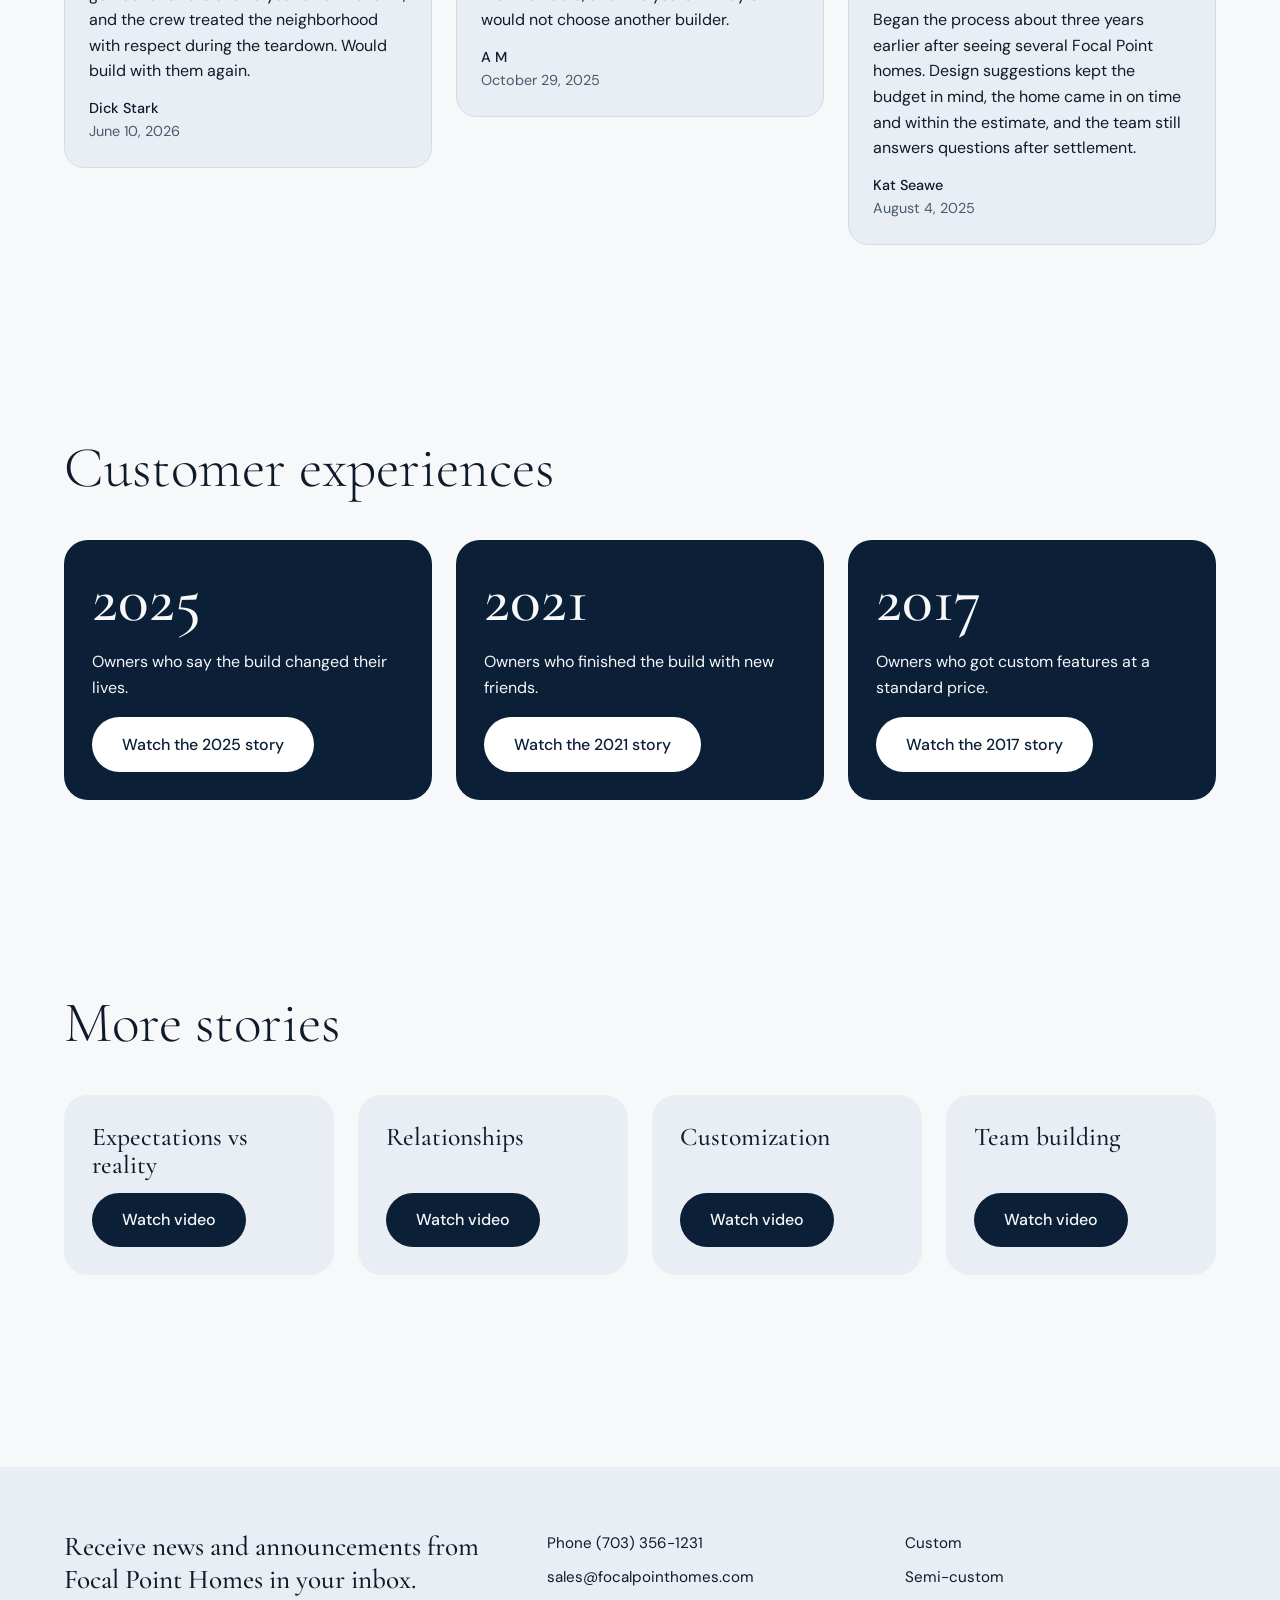
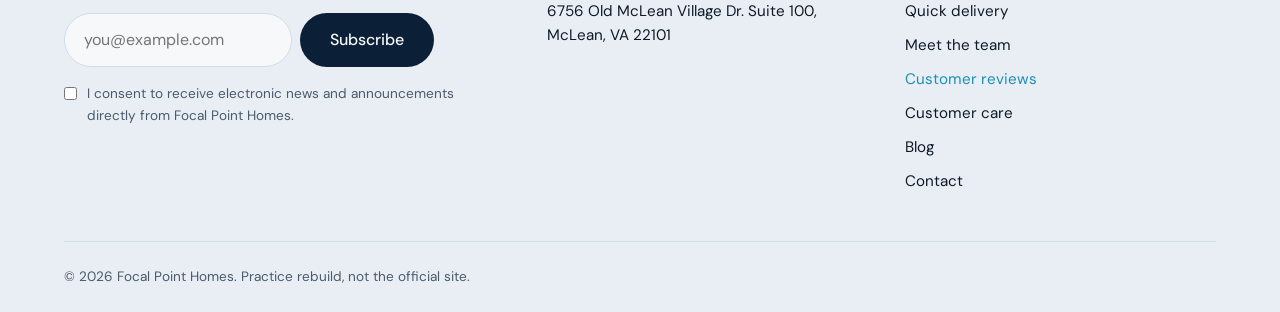
<file: customer-reviews.html>
<!DOCTYPE html>
<html lang="en">
<head>
  <meta charset="UTF-8">
  <meta name="viewport" content="width=device-width, initial-scale=1.0">
  <title>Customer Reviews | Focal Point Homes</title>
  <meta name="description" content="Read summaries of Google reviews and watch video stories from Focal Point Homes owners.">
  <meta name="theme-color" content="#0b1f36">
  <link rel="icon" href="images/icon.png">
  <link rel="preload" href="fonts/cormorant-garamond-latin-300-normal.woff2" as="font" type="font/woff2" crossorigin>
  <!-- sets dark/light theme before the page paints, so there is no white flash -->
  <script>try { document.documentElement.dataset.theme = localStorage.getItem("theme") || (matchMedia("(prefers-color-scheme: dark)").matches ? "dark" : "light"); } catch (e) {}</script>
  <link rel="stylesheet" href="css/style.css">
  <link rel="stylesheet" href="css/pages.css">
  <link rel="stylesheet" href="css/customer-reviews.css">
</head>
<body>
  <a class="skip-link" href="#main">Skip to main content</a>

  <!-- HEADER -->
  <header class="site-header" id="top">
    <nav class="nav-left" aria-label="Home types">
      <a href="custom.html">Custom</a>
      <a href="semi-custom.html">Semi-custom</a>
    </nav>

    <a class="logo" href="index.html">
      <img src="images/logo.jpg" alt="Focal Point Homes, home page" width="115" height="58">
    </a>

    <div class="nav-right">
      <a class="phone" href="tel:+17033561231">(703) 356-1231</a>
      <button class="icon-btn" id="theme-btn" type="button" aria-label="Switch light or dark mode">◐</button>
      <button class="menu-btn" id="menu-btn" type="button" aria-expanded="false" aria-controls="menu">Menu<span class="burger" aria-hidden="true"></span></button>
    </div>
  </header>

  <!-- FULL SCREEN MENU (opened by js/common.js) -->
  <nav class="menu" id="menu" aria-label="Main menu">
    <ul>
      <li style="--i:0"><a href="custom.html">Custom</a></li>
      <li style="--i:1"><a href="semi-custom.html">Semi-custom</a></li>
      <li style="--i:2"><a href="quick-delivery.html">Quick delivery</a></li>
      <li style="--i:3"><a href="meet-the-team.html">Meet the team</a></li>
      <li style="--i:4"><a href="customer-reviews.html" aria-current="page">Customer reviews</a></li>
      <li style="--i:5"><a href="customer-care.html">Customer care</a></li>
      <li style="--i:6"><a href="contact.html">Contact</a></li>
      <li style="--i:7"><a href="blog.html">Blog</a></li>
    </ul>
    <div class="menu-contact" style="--i:8">
      <a href="tel:+17033561231">Phone (703) 356-1231</a>
      <a href="mailto:sales@focalpointhomes.com">sales@focalpointhomes.com</a>
      <a href="https://www.google.com/maps/search/?api=1&query=6756+Old+McLean+Village+Dr+Suite+100+McLean+VA+22101" target="_blank" rel="noopener">6756 Old McLean Village Dr. Suite 100, McLean, VA 22101</a>
    </div>
  </nav>

  <main id="main">
    <section class="page-hero" style="--pos: center 40%">
      <video autoplay muted loop playsinline poster="images/service1.webp">
        <source src="video/review.mp4" type="video/mp4">
      </video>
      <div class="page-hero-text"><h1>Hear what our customers are saying about us</h1></div>
    </section>

    <section class="section" id="google">
      <h2 class="section-title">What owners wrote on Google</h2>
      <p class="note">Short summaries of reviews posted on Google. Read the full text on the original site.</p>
      <div class="review-list">
        <article class="review">
          <p class="stars" role="img" aria-label="5 out of 5 stars">★★★★★</p>
          <p>Called the team professional and easy to work with. Scheduling was quick, and a roofing job finished sooner than expected.</p>
          <footer><strong>Emily Wells</strong>August 28, 2026</footer>
        </article>
        <article class="review">
          <p class="stars" role="img" aria-label="5 out of 5 stars">★★★★★</p>
          <p>Credits president Jeff Jardine with spending long hours helping them find a lot. Describes the company as a leading McLean and Arlington builder known for integrity and attention to detail.</p>
          <footer><strong>Darrell Carlisle</strong>August 20, 2026</footer>
        </article>
        <article class="review">
          <p class="stars" role="img" aria-label="5 out of 5 stars">★★★★★</p>
          <p>Researched builders for almost two years before choosing Focal Point. The home came in on time and on budget, questions got fast answers even a year after move-in, and the crew treated the neighborhood with respect during the teardown. Would build with them again.</p>
          <footer><strong>Dick Stark</strong>June 10, 2026</footer>
        </article>
        <article class="review">
          <p class="stars" role="img" aria-label="5 out of 5 stars">★★★★★</p>
          <p>Spent a year building with the team and liked the transparency and open communication. Singled out project manager Nick for keeping them informed about upcoming work and changes.</p>
          <footer><strong>TJ Multani</strong>June 1, 2026</footer>
        </article>
        <article class="review">
          <p class="stars" role="img" aria-label="5 out of 5 stars">★★★★★</p>
          <p>Home delivered on time in December 2025. Found every staff member knowledgeable and easy to reach.</p>
          <footer><strong>Marcus Cunningham</strong>May 15, 2026</footer>
        </article>
        <article class="review">
          <p class="stars" role="img" aria-label="5 out of 5 stars">★★★★★</p>
          <p>Started the build from over 6,000 miles away. Frequent updates with progress photos from the project manager made that workable, and two years in they still would not choose another builder.</p>
          <footer><strong>A M</strong>October 29, 2025</footer>
        </article>
        <article class="review">
          <p class="stars" role="img" aria-label="5 out of 5 stars">★★★★★</p>
          <p>Toured neighbors’ Focal Point homes before choosing. Started from a model and adjusted the framing and wiring for a future elevator, sauna and generator. Home arrived on time at the agreed price, and the team returns 30 days and one year after move-in to fix concerns.</p>
          <footer><strong>Jeff &amp; Karen Miller</strong>August 19, 2025</footer>
        </article>
        <article class="review">
          <p class="stars" role="img" aria-label="5 out of 5 stars">★★★★★</p>
          <p>Bought a new Focal Point home and praised project manager Matt for his quick answers and thorough walk-through. Two years in, still impressed by the solid construction and layout.</p>
          <footer><strong>Kate Moses</strong>August 5, 2025</footer>
        </article>
        <article class="review">
          <p class="stars" role="img" aria-label="5 out of 5 stars">★★★★★</p>
          <p>Began the process about three years earlier after seeing several Focal Point homes. Design suggestions kept the budget in mind, the home came in on time and within the estimate, and the team still answers questions after settlement.</p>
          <footer><strong>Kat Seawe</strong>August 4, 2025</footer>
        </article>
      </div>
    </section>

    <section class="section" id="experiences">
      <h2 class="section-title">Customer experiences</h2>
      <div class="stories">
        <article class="story-tile">
          <p class="year">2025</p>
          <p>Owners who say the build changed their lives.</p>
          <button class="btn" type="button" data-vimeo="1133629204" data-title="Customer experience, 2025">Watch the 2025 story</button>
        </article>
        <article class="story-tile">
          <p class="year">2021</p>
          <p>Owners who finished the build with new friends.</p>
          <button class="btn" type="button" data-vimeo="654608293" data-title="Customer experience, 2021">Watch the 2021 story</button>
        </article>
        <article class="story-tile">
          <p class="year">2017</p>
          <p>Owners who got custom features at a standard price.</p>
          <button class="btn" type="button" data-vimeo="208504770" data-title="Customer experience, 2017">Watch the 2017 story</button>
        </article>
      </div>
    </section>

    <section class="section" id="more-stories">
      <h2 class="section-title">More stories</h2>
      <div class="stories">
        <article class="story-tile is-small"><h3>Expectations vs reality</h3><button class="btn" type="button" data-vimeo="1133632835" data-title="Expectations vs reality">Watch video</button></article>
        <article class="story-tile is-small"><h3>Relationships</h3><button class="btn" type="button" data-vimeo="1133633909" data-title="Relationships">Watch video</button></article>
        <article class="story-tile is-small"><h3>Customization</h3><button class="btn" type="button" data-vimeo="1133634734" data-title="Customization">Watch video</button></article>
        <article class="story-tile is-small"><h3>Team building</h3><button class="btn" type="button" data-vimeo="1133635583" data-title="Team building">Watch video</button></article>
      </div>
    </section>

    <!-- STORY VIDEO (Vimeo player is added by js/customer-reviews.js when opened) -->
    <dialog class="lightbox" id="story-modal" aria-label="Customer story video">
      <button class="lb-close" id="story-close" type="button" aria-label="Close video">✕</button>
      <div class="video-wrap">
        <div class="video-frame" id="story-frame"></div>
        <a class="vimeo-link" id="story-link" href="https://vimeo.com/" target="_blank" rel="noopener">Video not loading? Watch on Vimeo</a>
      </div>
    </dialog>
  </main>

  <!-- FOOTER -->
  <footer class="footer">
    <div class="footer-top">
      <form class="newsletter" id="newsletter" novalidate>
        <label class="newsletter-title" for="email">Receive news and announcements from Focal Point Homes in your inbox.</label>
        <div class="newsletter-row">
          <input type="email" id="email" name="email" placeholder="you@example.com" required>
          <button class="btn btn-dark" type="submit">Subscribe</button>
        </div>
        <label class="consent"><input type="checkbox" id="consent"> I consent to receive electronic news and announcements directly from Focal Point Homes.</label>
        <p class="form-msg" id="form-msg" role="status"></p>
      </form>

      <div class="footer-links">
        <a href="tel:+17033561231">Phone (703) 356-1231</a>
        <a href="mailto:sales@focalpointhomes.com">sales@focalpointhomes.com</a>
        <address>6756 Old McLean Village Dr. Suite 100, McLean, VA 22101</address>
      </div>

      <nav class="footer-nav" aria-label="Footer">
        <a href="custom.html">Custom</a>
        <a href="semi-custom.html">Semi-custom</a>
        <a href="quick-delivery.html">Quick delivery</a>
        <a href="meet-the-team.html">Meet the team</a>
        <a href="customer-reviews.html" aria-current="page">Customer reviews</a>
        <a href="customer-care.html">Customer care</a>
        <a href="blog.html">Blog</a>
        <a href="contact.html">Contact</a>
      </nav>
    </div>
    <p class="copyright">© <span id="year">2026</span> Focal Point Homes. Practice rebuild, not the official site.</p>
  </footer>
  <script src="js/common.js"></script>
  <script src="js/customer-reviews.js"></script>
</body>
</html>
</file>
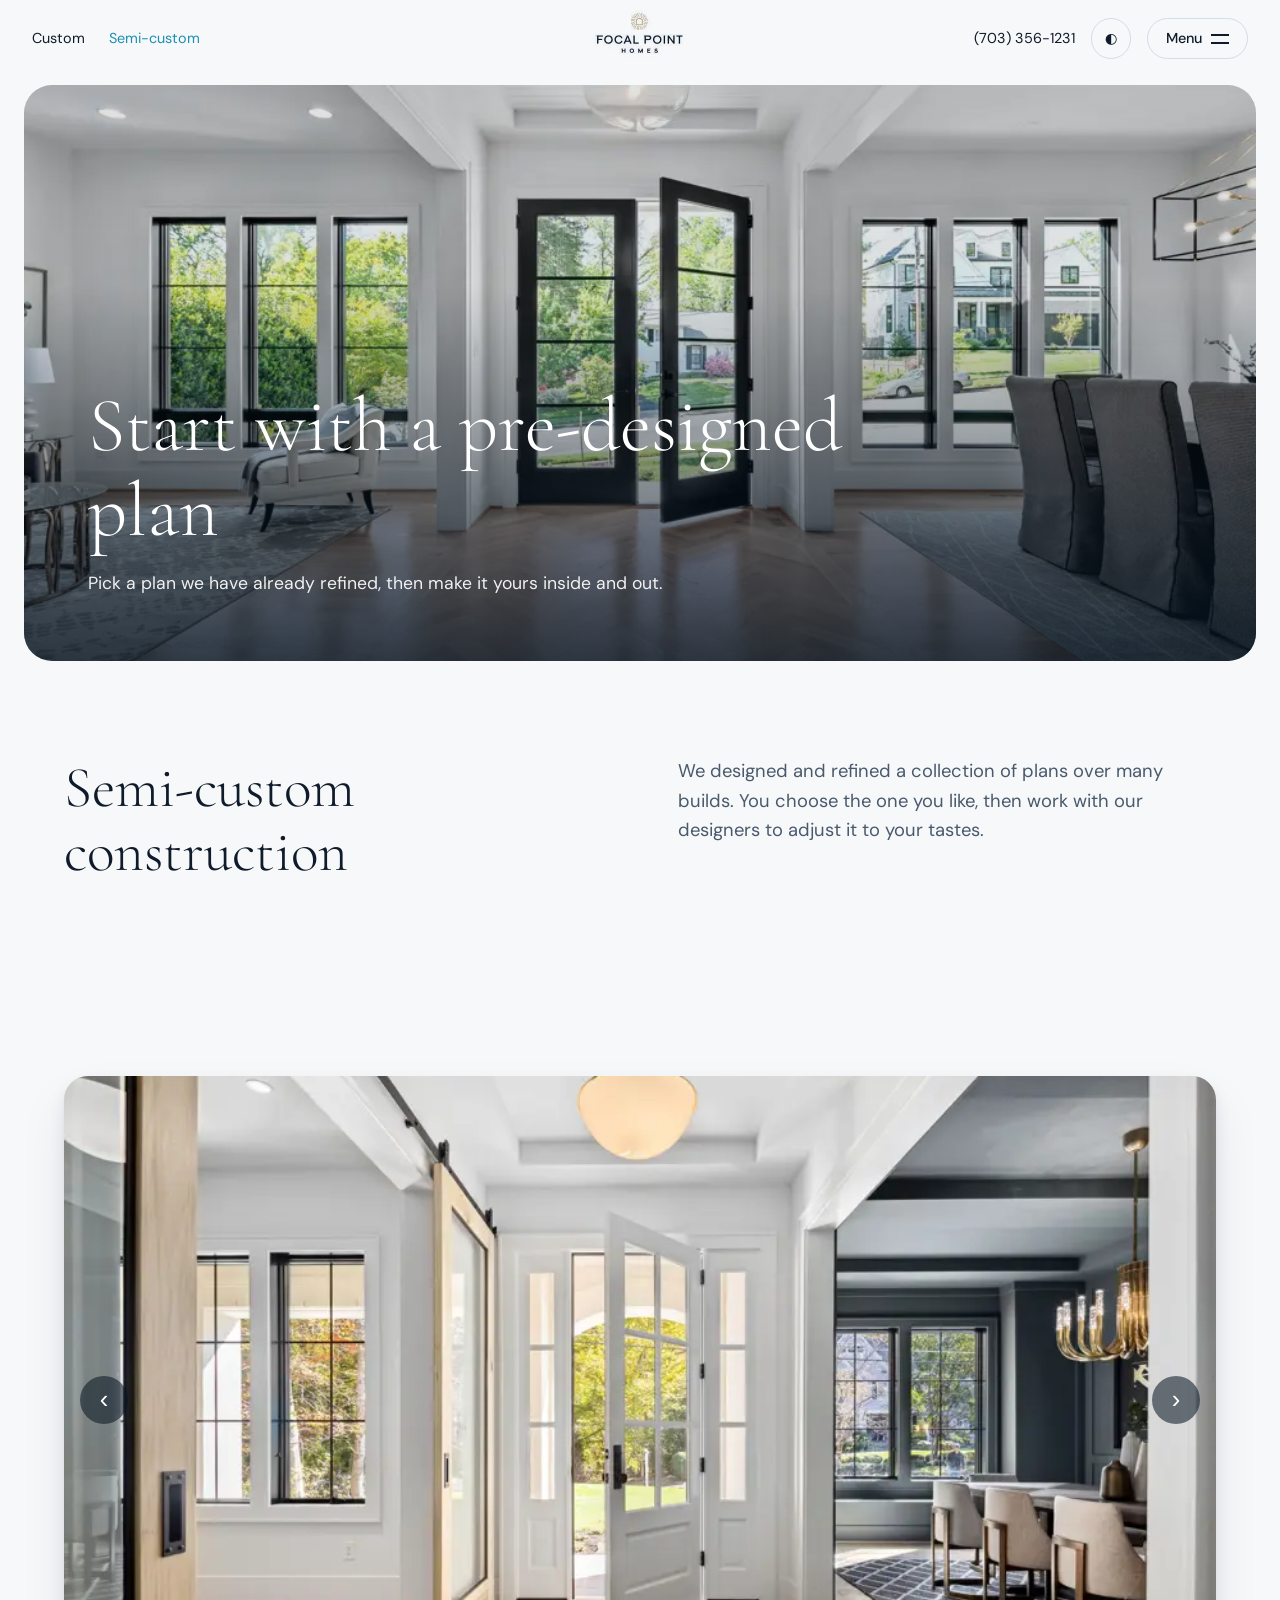
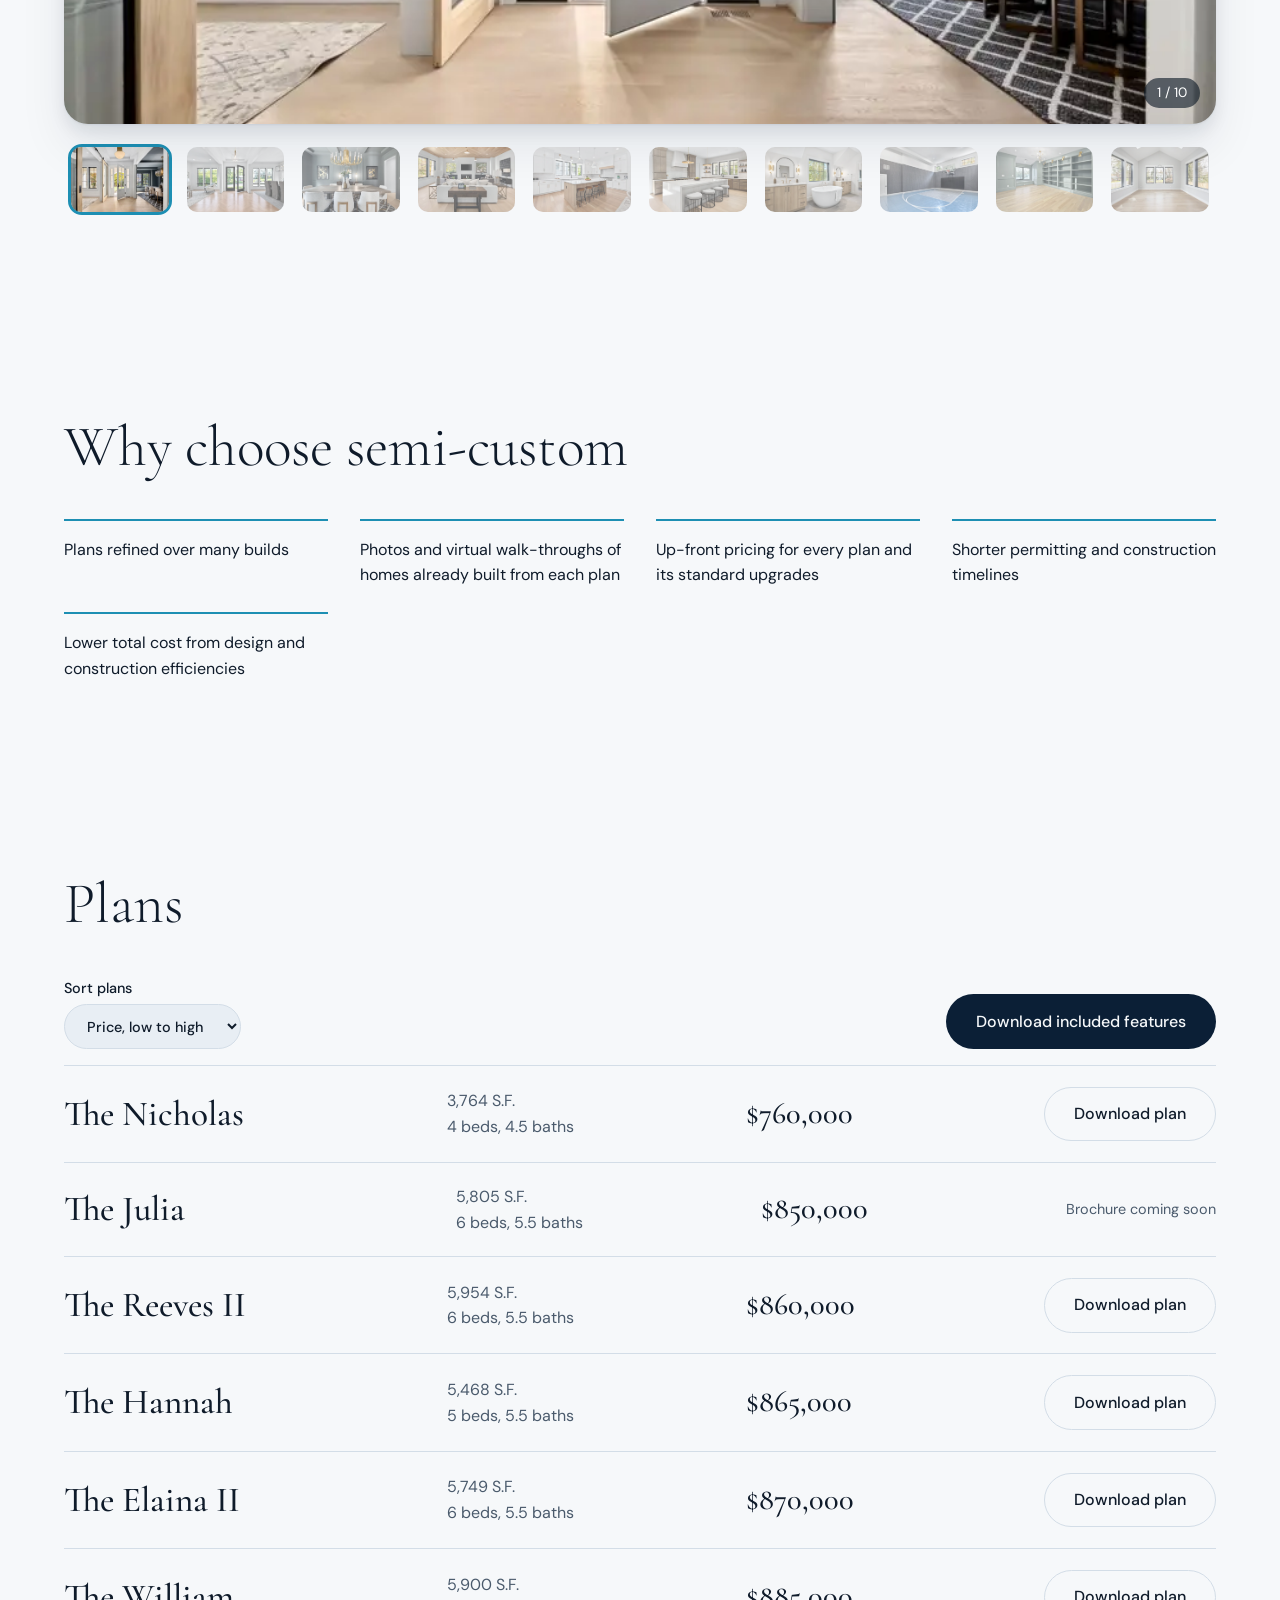
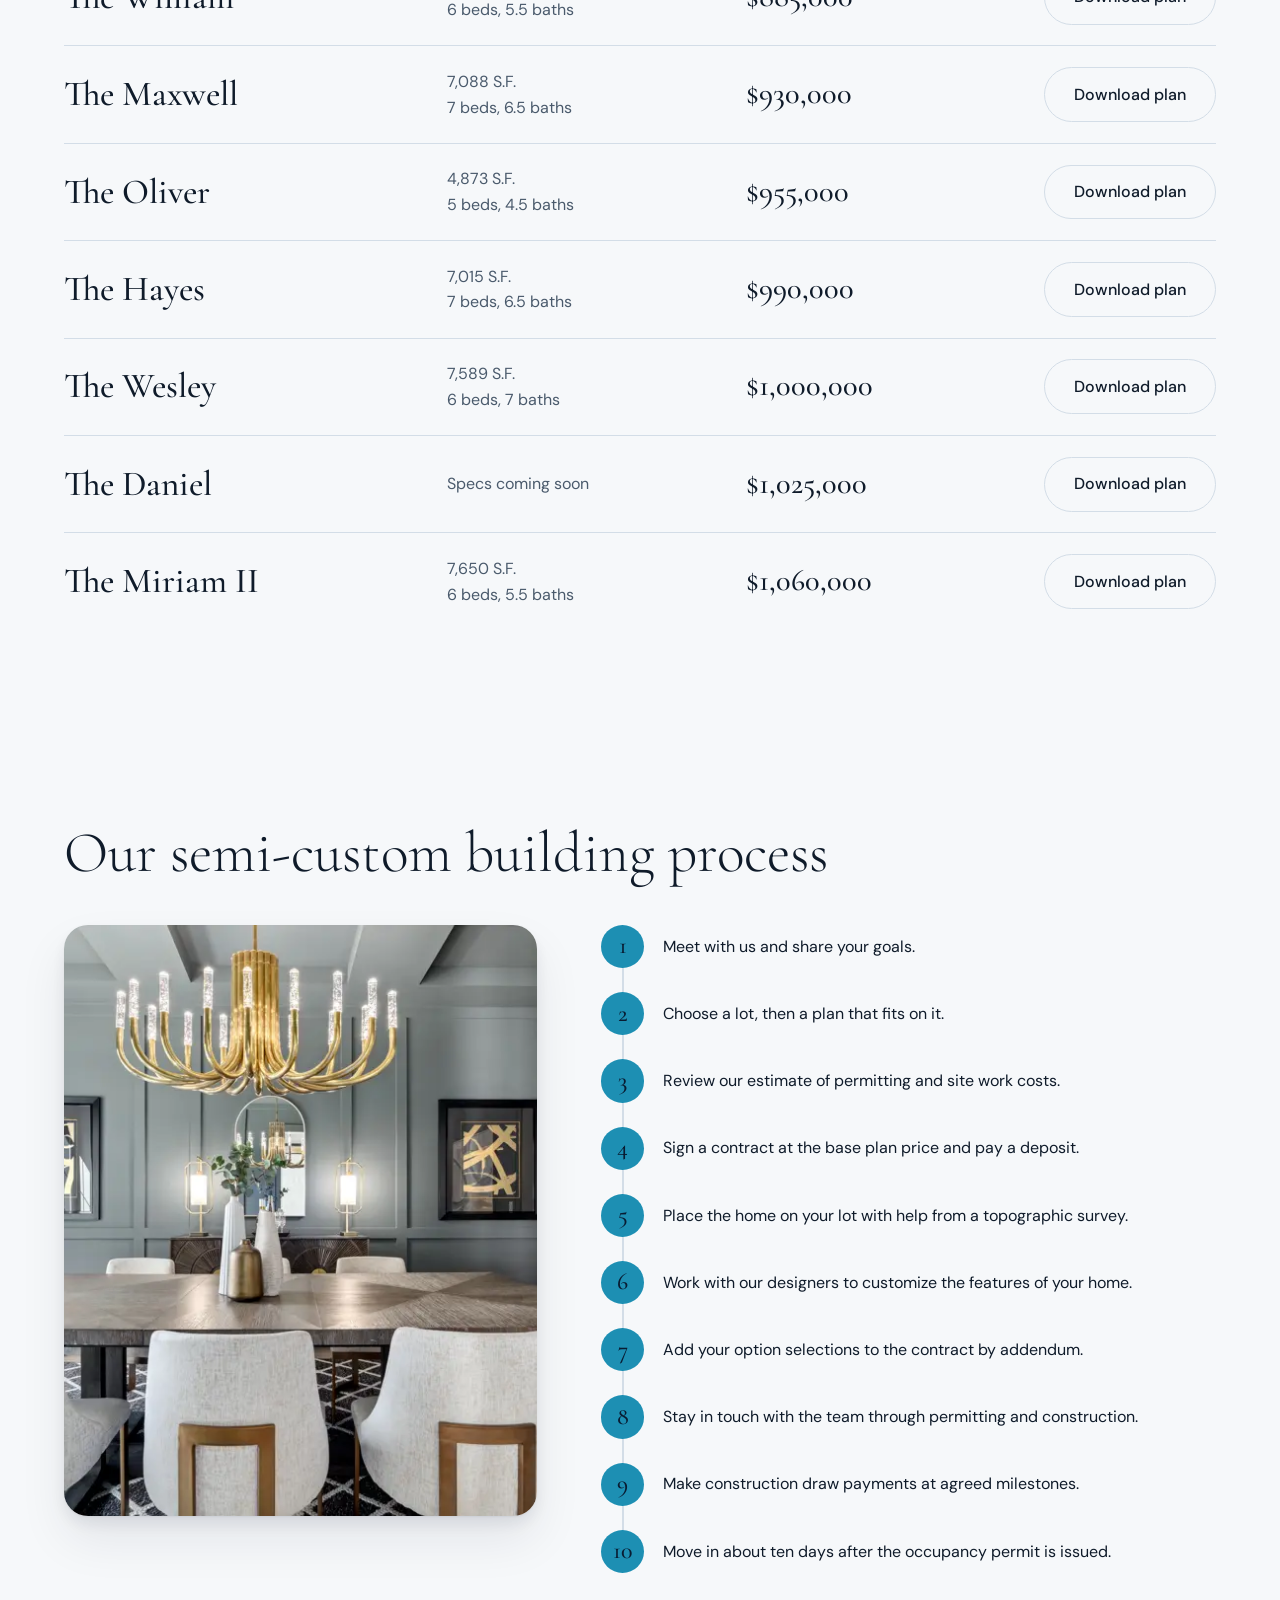
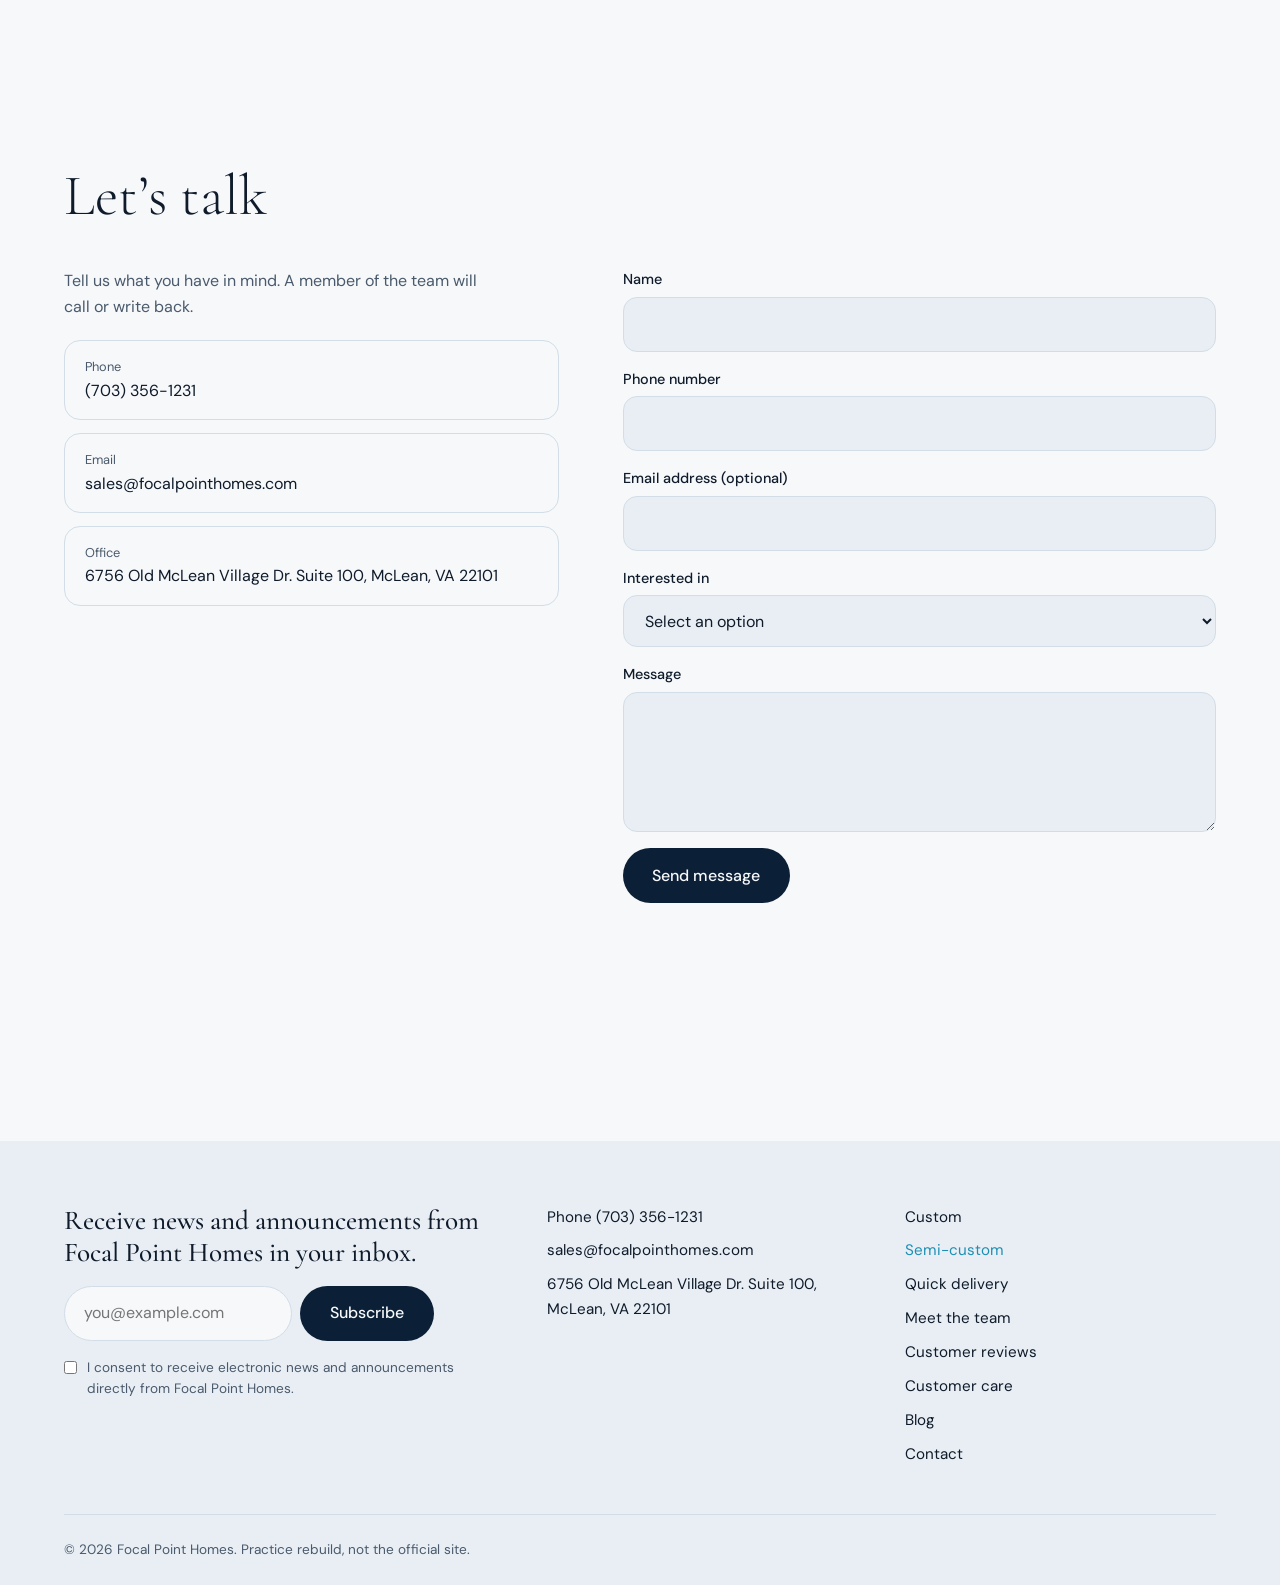
<file: semi-custom.html>
<!DOCTYPE html>
<html lang="en">
<head>
  <meta charset="UTF-8">
  <meta name="viewport" content="width=device-width, initial-scale=1.0">
  <title>Semi-Custom Homes | Focal Point Homes</title>
  <meta name="description" content="Choose a pre-designed plan from our collection, then customize it with our designers.">
  <meta name="theme-color" content="#0b1f36">
  <link rel="icon" href="images/icon.png">
  <link rel="preload" href="fonts/cormorant-garamond-latin-300-normal.woff2" as="font" type="font/woff2" crossorigin>
  <!-- sets dark/light theme before the page paints, so there is no white flash -->
  <script>try { document.documentElement.dataset.theme = localStorage.getItem("theme") || (matchMedia("(prefers-color-scheme: dark)").matches ? "dark" : "light"); } catch (e) {}</script>
  <link rel="stylesheet" href="css/style.css">
  <link rel="stylesheet" href="css/pages.css">
  <link rel="stylesheet" href="css/semi-custom.css">
</head>
<body>
  <a class="skip-link" href="#main">Skip to main content</a>

  <!-- HEADER -->
  <header class="site-header" id="top">
    <nav class="nav-left" aria-label="Home types">
      <a href="custom.html">Custom</a>
      <a href="semi-custom.html" aria-current="page">Semi-custom</a>
    </nav>

    <a class="logo" href="index.html">
      <img src="images/logo.jpg" alt="Focal Point Homes, home page" width="115" height="58">
    </a>

    <div class="nav-right">
      <a class="phone" href="tel:+17033561231">(703) 356-1231</a>
      <button class="icon-btn" id="theme-btn" type="button" aria-label="Switch light or dark mode">◐</button>
      <button class="menu-btn" id="menu-btn" type="button" aria-expanded="false" aria-controls="menu">Menu<span class="burger" aria-hidden="true"></span></button>
    </div>
  </header>

  <!-- FULL SCREEN MENU (opened by js/common.js) -->
  <nav class="menu" id="menu" aria-label="Main menu">
    <ul>
      <li style="--i:0"><a href="custom.html">Custom</a></li>
      <li style="--i:1"><a href="semi-custom.html" aria-current="page">Semi-custom</a></li>
      <li style="--i:2"><a href="quick-delivery.html">Quick delivery</a></li>
      <li style="--i:3"><a href="meet-the-team.html">Meet the team</a></li>
      <li style="--i:4"><a href="customer-reviews.html">Customer reviews</a></li>
      <li style="--i:5"><a href="customer-care.html">Customer care</a></li>
      <li style="--i:6"><a href="contact.html">Contact</a></li>
      <li style="--i:7"><a href="blog.html">Blog</a></li>
    </ul>
    <div class="menu-contact" style="--i:8">
      <a href="tel:+17033561231">Phone (703) 356-1231</a>
      <a href="mailto:sales@focalpointhomes.com">sales@focalpointhomes.com</a>
      <a href="https://www.google.com/maps/search/?api=1&query=6756+Old+McLean+Village+Dr+Suite+100+McLean+VA+22101" target="_blank" rel="noopener">6756 Old McLean Village Dr. Suite 100, McLean, VA 22101</a>
    </div>
  </nav>

  <main id="main">
    <section class="page-hero hero-slideshow" style="--pos: center 55%">
      <img src="images/service2.webp" alt="" width="1000" height="666">
      <!-- photos fade into each other and drift on scroll (js/hero-slider.js). The local image above shows if the online ones fail -->
      <div class="hero-parallax" aria-hidden="true">
        <img class="hero-slide is-active" src="https://focalpointhomes.com/wp-content/uploads/2023/08/Semi-Custom.jpg" alt="" referrerpolicy="no-referrer" decoding="async">
        <img class="hero-slide" src="https://focalpointhomes.com/wp-content/uploads/2023/08/1001-Congress-Ln-01b-1.jpg" alt="" referrerpolicy="no-referrer" decoding="async">
        <img class="hero-slide" src="https://focalpointhomes.com/wp-content/uploads/2023/08/57-web-or-mls-7210-Thrasher-Rd-57-1.jpg" alt="" referrerpolicy="no-referrer" decoding="async">
        <img class="hero-slide" src="https://focalpointhomes.com/wp-content/uploads/2023/08/7028-Elizabeth-DSC05158-HDR-1-e1768509128246.jpg" alt="" referrerpolicy="no-referrer" decoding="async">
      </div>
      <div class="page-hero-text">
        <h1>Start with a pre-designed plan</h1>
        <p>Pick a plan we have already refined, then make it yours inside and out.</p>
      </div>
    </section>

    <section class="intro section">
      <h2>Semi-custom construction</h2>
      <p>We designed and refined a collection of plans over many builds. You choose the one you like, then work with our designers to adjust it to your tastes.</p>
    </section>

    <section class="section" aria-label="Semi-custom homes we have built">
      <div class="slider" role="group" aria-roledescription="carousel" aria-label="Semi-custom homes we have built">
        <div class="slider-main">
          <ul class="slides">
          <li class="slide"><img src="images/g2-1.webp" alt="Semi-custom homes we have built, photo 1" width="900" height="600"></li>
          <li class="slide"><img src="images/g2-2.webp" alt="Semi-custom homes we have built, photo 2" width="900" height="600" loading="lazy"></li>
          <li class="slide"><img src="images/g2-3.webp" alt="Semi-custom homes we have built, photo 3" width="900" height="600" loading="lazy"></li>
          <li class="slide"><img src="images/g2-4.webp" alt="Semi-custom homes we have built, photo 4" width="900" height="600" loading="lazy"></li>
          <li class="slide"><img src="images/g2-5.webp" alt="Semi-custom homes we have built, photo 5" width="900" height="600" loading="lazy"></li>
          <li class="slide"><img src="images/g2-6.webp" alt="Semi-custom homes we have built, photo 6" width="900" height="600" loading="lazy"></li>
          <li class="slide"><img src="images/g2-7.webp" alt="Semi-custom homes we have built, photo 7" width="900" height="600" loading="lazy"></li>
          <li class="slide"><img src="images/g2-8.webp" alt="Semi-custom homes we have built, photo 8" width="900" height="600" loading="lazy"></li>
          <li class="slide"><img src="images/g2-9.webp" alt="Semi-custom homes we have built, photo 9" width="900" height="600" loading="lazy"></li>
          <li class="slide"><img src="images/g2-10.webp" alt="Semi-custom homes we have built, photo 10" width="900" height="600" loading="lazy"></li>
          </ul>
          <button class="slider-btn slider-prev" type="button" aria-label="Previous photo">‹</button>
          <button class="slider-btn slider-next" type="button" aria-label="Next photo">›</button>
          <p class="slider-count" role="status"></p>
        </div>
        <ul class="slider-thumbs">
          <li><button type="button" aria-label="Show photo 1"><img src="images/g2-1.webp" alt="" width="300" height="200" loading="lazy"></button></li>
          <li><button type="button" aria-label="Show photo 2"><img src="images/g2-2.webp" alt="" width="300" height="200" loading="lazy"></button></li>
          <li><button type="button" aria-label="Show photo 3"><img src="images/g2-3.webp" alt="" width="300" height="200" loading="lazy"></button></li>
          <li><button type="button" aria-label="Show photo 4"><img src="images/g2-4.webp" alt="" width="300" height="200" loading="lazy"></button></li>
          <li><button type="button" aria-label="Show photo 5"><img src="images/g2-5.webp" alt="" width="300" height="200" loading="lazy"></button></li>
          <li><button type="button" aria-label="Show photo 6"><img src="images/g2-6.webp" alt="" width="300" height="200" loading="lazy"></button></li>
          <li><button type="button" aria-label="Show photo 7"><img src="images/g2-7.webp" alt="" width="300" height="200" loading="lazy"></button></li>
          <li><button type="button" aria-label="Show photo 8"><img src="images/g2-8.webp" alt="" width="300" height="200" loading="lazy"></button></li>
          <li><button type="button" aria-label="Show photo 9"><img src="images/g2-9.webp" alt="" width="300" height="200" loading="lazy"></button></li>
          <li><button type="button" aria-label="Show photo 10"><img src="images/g2-10.webp" alt="" width="300" height="200" loading="lazy"></button></li>
        </ul>
      </div>
    </section>

    <section class="section">
      <h2 class="section-title">Why choose semi-custom</h2>
      <ul class="benefits">
        <li>Plans refined over many builds</li>
        <li>Photos and virtual walk-throughs of homes already built from each plan</li>
        <li>Up-front pricing for every plan and its standard upgrades</li>
        <li>Shorter permitting and construction timelines</li>
        <li>Lower total cost from design and construction efficiencies</li>
      </ul>
    </section>

    <section class="section" id="plans">
      <h2 class="section-title">Plans</h2>
      <div class="plans-bar">
        <label>Sort plans
          <select id="plan-sort">
            <option value="price-low">Price, low to high</option>
            <option value="price-high">Price, high to low</option>
            <option value="size-high">Size, largest first</option>
            <option value="size-low">Size, smallest first</option>
            <option value="name">Name, A to Z</option>
          </select>
        </label>
        <a class="btn btn-dark" href="https://focalpointhomes.com/wp-content/uploads/2025/11/Included-features-list-FPH-2024-06-03.pdf" target="_blank" rel="noopener">Download included features</a>
      </div>
      <ul id="plan-list">
        <li class="plan" data-name="Nicholas" data-price="760000" data-sqft="3764">
          <h3 class="plan-name">The Nicholas</h3>
          <p class="plan-specs">3,764 S.F.<br>4 beds, 4.5 baths</p>
          <p class="plan-price">$760,000</p>
          <a class="btn btn-line" href="https://focalpointhomes.com/wp-content/uploads/2026/10/Nicholas-house-plan-brochure-2026-09-30.pdf" target="_blank" rel="noopener">Download plan</a>
        </li>
        <li class="plan" data-name="Julia" data-price="850000" data-sqft="5805">
          <h3 class="plan-name">The Julia</h3>
          <p class="plan-specs">5,805 S.F.<br>6 beds, 5.5 baths</p>
          <p class="plan-price">$850,000</p>
          <span class="plan-soon">Brochure coming soon</span>
        </li>
        <li class="plan" data-name="Reeves II" data-price="860000" data-sqft="5954">
          <h3 class="plan-name">The Reeves II</h3>
          <p class="plan-specs">5,954 S.F.<br>6 beds, 5.5 baths</p>
          <p class="plan-price">$860,000</p>
          <a class="btn btn-line" href="https://focalpointhomes.com/wp-content/uploads/2026/10/Reeves-II-house-plan-brochure-2026-09-30.pdf" target="_blank" rel="noopener">Download plan</a>
        </li>
        <li class="plan" data-name="Hannah" data-price="865000" data-sqft="5468">
          <h3 class="plan-name">The Hannah</h3>
          <p class="plan-specs">5,468 S.F.<br>5 beds, 5.5 baths</p>
          <p class="plan-price">$865,000</p>
          <a class="btn btn-line" href="https://focalpointhomes.com/wp-content/uploads/2026/10/Hannah-house-plan-brochure-2026-09-30.pdf" target="_blank" rel="noopener">Download plan</a>
        </li>
        <li class="plan" data-name="Elaina II" data-price="870000" data-sqft="5749">
          <h3 class="plan-name">The Elaina II</h3>
          <p class="plan-specs">5,749 S.F.<br>6 beds, 5.5 baths</p>
          <p class="plan-price">$870,000</p>
          <a class="btn btn-line" href="https://focalpointhomes.com/wp-content/uploads/2026/10/Elaina-II-house-plan-brochure-2026-09-30.pdf" target="_blank" rel="noopener">Download plan</a>
        </li>
        <li class="plan" data-name="William" data-price="885000" data-sqft="5900">
          <h3 class="plan-name">The William</h3>
          <p class="plan-specs">5,900 S.F.<br>6 beds, 5.5 baths</p>
          <p class="plan-price">$885,000</p>
          <a class="btn btn-line" href="https://focalpointhomes.com/wp-content/uploads/2026/10/William-house-plan-brochure-2026-09-30.pdf" target="_blank" rel="noopener">Download plan</a>
        </li>
        <li class="plan" data-name="Maxwell" data-price="930000" data-sqft="7088">
          <h3 class="plan-name">The Maxwell</h3>
          <p class="plan-specs">7,088 S.F.<br>7 beds, 6.5 baths</p>
          <p class="plan-price">$930,000</p>
          <a class="btn btn-line" href="https://focalpointhomes.com/wp-content/uploads/2026/10/Maxwell-house-plan-brochure-2026-09-30.pdf" target="_blank" rel="noopener">Download plan</a>
        </li>
        <li class="plan" data-name="Oliver" data-price="955000" data-sqft="4873">
          <h3 class="plan-name">The Oliver</h3>
          <p class="plan-specs">4,873 S.F.<br>5 beds, 4.5 baths</p>
          <p class="plan-price">$955,000</p>
          <a class="btn btn-line" href="https://focalpointhomes.com/wp-content/uploads/2026/10/Oliver-house-plan-brochure-2026-09-30.pdf" target="_blank" rel="noopener">Download plan</a>
        </li>
        <li class="plan" data-name="Hayes" data-price="990000" data-sqft="7015">
          <h3 class="plan-name">The Hayes</h3>
          <p class="plan-specs">7,015 S.F.<br>7 beds, 6.5 baths</p>
          <p class="plan-price">$990,000</p>
          <a class="btn btn-line" href="https://focalpointhomes.com/wp-content/uploads/2026/10/Hayes-house-plan-brochure-2026-09-30.pdf" target="_blank" rel="noopener">Download plan</a>
        </li>
        <li class="plan" data-name="Wesley" data-price="1000000" data-sqft="7589">
          <h3 class="plan-name">The Wesley</h3>
          <p class="plan-specs">7,589 S.F.<br>6 beds, 7 baths</p>
          <p class="plan-price">$1,000,000</p>
          <a class="btn btn-line" href="https://focalpointhomes.com/wp-content/uploads/2026/10/Wesley-house-plan-brochure-2026-09-30.pdf" target="_blank" rel="noopener">Download plan</a>
        </li>
        <li class="plan" data-name="Daniel" data-price="1025000" data-sqft="0">
          <h3 class="plan-name">The Daniel</h3>
          <p class="plan-specs">Specs coming soon</p>
          <p class="plan-price">$1,025,000</p>
          <a class="btn btn-line" href="https://focalpointhomes.com/wp-content/uploads/2026/10/Daniel-house-plan-brochure-2026-10-01.pdf" target="_blank" rel="noopener">Download plan</a>
        </li>
        <li class="plan" data-name="Miriam II" data-price="1060000" data-sqft="7650">
          <h3 class="plan-name">The Miriam II</h3>
          <p class="plan-specs">7,650 S.F.<br>6 beds, 5.5 baths</p>
          <p class="plan-price">$1,060,000</p>
          <a class="btn btn-line" href="https://focalpointhomes.com/wp-content/uploads/2026/10/Miriam-II-house-plan-brochure-2026-09-30.pdf" target="_blank" rel="noopener">Download plan</a>
        </li>
      </ul>
    </section>

    <section class="section">
      <h2 class="section-title">Our semi-custom building process</h2>
      <div class="process">
        <figure class="process-img"><img src="images/g2-3.webp" alt="Semi-custom home, finished exterior" width="900" height="600" loading="lazy"></figure>
        <ol class="steps">
          <li>Meet with us and share your goals.</li>
          <li>Choose a lot, then a plan that fits on it.</li>
          <li>Review our estimate of permitting and site work costs.</li>
          <li>Sign a contract at the base plan price and pay a deposit.</li>
          <li>Place the home on your lot with help from a topographic survey.</li>
          <li>Work with our designers to customize the features of your home.</li>
          <li>Add your option selections to the contract by addendum.</li>
          <li>Stay in touch with the team through permitting and construction.</li>
          <li>Make construction draw payments at agreed milestones.</li>
          <li>Move in about ten days after the occupancy permit is issued.</li>
        </ol>
      </div>
    </section>

    <!-- LET'S TALK -->
    <section class="section" id="talk">
      <h2 class="section-title">Let’s talk</h2>
      <div class="talk">
        <div class="talk-info">
          <p>Tell us what you have in mind. A member of the team will call or write back.</p>
          <a href="tel:+17033561231"><small>Phone</small>(703) 356-1231</a>
          <a href="mailto:sales@focalpointhomes.com"><small>Email</small>sales@focalpointhomes.com</a>
          <a href="https://www.google.com/maps/search/?api=1&query=6756+Old+McLean+Village+Dr+Suite+100+McLean+VA+22101" target="_blank" rel="noopener"><small>Office</small>6756 Old McLean Village Dr. Suite 100, McLean, VA 22101</a>
        </div>
        <form class="inquiry" id="inquiry" novalidate>
          <div class="field"><label for="inq-name">Name</label><input id="inq-name" name="name" type="text" autocomplete="name" required></div>
          <div class="field"><label for="inq-phone">Phone number</label><input id="inq-phone" name="phone" type="tel" autocomplete="tel" required></div>
          <div class="field"><label for="inq-email">Email address (optional)</label><input id="inq-email" name="email" type="email" autocomplete="email"></div>
          <div class="field">
            <label for="inq-topic">Interested in</label>
            <select id="inq-topic" name="topic" required>
              <option value="">Select an option</option>
              <option>I want to build on my lot.</option>
              <option>I want to build, but need a lot.</option>
              <option>I need a move-in ready home.</option>
              <option>I have land to sell.</option>
              <option>Other.</option>
            </select>
          </div>
          <div class="field"><label for="inq-text">Message</label><textarea id="inq-text" name="message" required></textarea></div>
          <button class="btn btn-dark" type="submit">Send message</button>
          <p class="form-msg" id="inquiry-msg" role="status"></p>
        </form>
      </div>
    </section>
  </main>

  <!-- FOOTER -->
  <footer class="footer">
    <div class="footer-top">
      <form class="newsletter" id="newsletter" novalidate>
        <label class="newsletter-title" for="email">Receive news and announcements from Focal Point Homes in your inbox.</label>
        <div class="newsletter-row">
          <input type="email" id="email" name="email" placeholder="you@example.com" required>
          <button class="btn btn-dark" type="submit">Subscribe</button>
        </div>
        <label class="consent"><input type="checkbox" id="consent"> I consent to receive electronic news and announcements directly from Focal Point Homes.</label>
        <p class="form-msg" id="form-msg" role="status"></p>
      </form>

      <div class="footer-links">
        <a href="tel:+17033561231">Phone (703) 356-1231</a>
        <a href="mailto:sales@focalpointhomes.com">sales@focalpointhomes.com</a>
        <address>6756 Old McLean Village Dr. Suite 100, McLean, VA 22101</address>
      </div>

      <nav class="footer-nav" aria-label="Footer">
        <a href="custom.html">Custom</a>
        <a href="semi-custom.html" aria-current="page">Semi-custom</a>
        <a href="quick-delivery.html">Quick delivery</a>
        <a href="meet-the-team.html">Meet the team</a>
        <a href="customer-reviews.html">Customer reviews</a>
        <a href="customer-care.html">Customer care</a>
        <a href="blog.html">Blog</a>
        <a href="contact.html">Contact</a>
      </nav>
    </div>
    <p class="copyright">© <span id="year">2026</span> Focal Point Homes. Practice rebuild, not the official site.</p>
  </footer>
  <script src="js/common.js"></script>
  <script src="js/hero-slider.js"></script>
  <script src="js/slider.js"></script>
  <script src="js/semi-custom.js"></script>
</body>
</html>
</file>
<file: css/style.css>
/* ---------- FONTS (self-hosted) ---------- */
@font-face {
  font-family: "Cormorant Garamond";
  font-weight: 300;
  font-display: swap;
  src: url(../fonts/cormorant-garamond-latin-300-normal.woff2) format("woff2");
}
@font-face {
  font-family: "Cormorant Garamond";
  font-weight: 500;
  font-display: swap;
  src: url(../fonts/cormorant-garamond-latin-500-normal.woff2) format("woff2");
}
@font-face {
  font-family: "DM Sans";
  font-weight: 400;
  font-display: swap;
  src: url(../fonts/dm-sans-latin-400-normal.woff2) format("woff2");
}
@font-face {
  font-family: "DM Sans";
  font-weight: 500;
  font-display: swap;
  src: url(../fonts/dm-sans-latin-500-normal.woff2) format("woff2");
}

/* ---------- COLORS (light is default, dark is set by js on <html data-theme>) ---------- */
:root {
  --bg: #f6f8fa;
  --bg-soft: #e8eef4;
  --text: #0f1b2a;
  --text-soft: #4a5a6c;
  --navy: #0b1f36;
  --accent: #1d8fb3;
  --accent-text: #0e6f8f; /* darker accent, readable on light background */
  --line: #d3dde7;
  --shadow:
    0 1px 2px rgba(11, 31, 54, 0.06), 0 8px 16px rgba(11, 31, 54, 0.08),
    0 24px 48px rgba(11, 31, 54, 0.08);

  --font-title: "Cormorant Garamond", Georgia, serif;
  --font-body: "DM Sans", system-ui, sans-serif;
  --ease: cubic-bezier(0.4, 0, 0.2, 1);
}
:root[data-theme="dark"] {
  --bg: #071522;
  --bg-soft: #0e2237;
  --text: #eaf1f7;
  --text-soft: #9fb2c4;
  --navy: #eaf1f7;
  --accent: #4cc9ee;
  --accent-text: #4cc9ee;
  --line: #1c3550;
  --shadow:
    0 1px 2px rgba(0, 0, 0, 0.4), 0 8px 16px rgba(0, 0, 0, 0.3),
    0 24px 48px rgba(0, 0, 0, 0.3);
}

/* ---------- BASE ---------- */
*,
*::before,
*::after {
  box-sizing: border-box;
  margin: 0;
}
html {
  scroll-behavior: smooth;
  scroll-padding-top: 90px;
}
body {
  font-family: var(--font-body);
  background: var(--bg);
  color: var(--text);
  line-height: 1.6;
}
img,
video {
  display: block;
  max-width: 100%;
  height: auto;
}
a {
  color: inherit;
  text-decoration: none;
}
ul {
  list-style: none;
  padding: 0;
}

h1,
h2,
h3 {
  font-family: var(--font-title);
  font-weight: 300;
  line-height: 1.1;
}
h1 {
  font-size: clamp(2.8rem, 7vw, 6rem);
}
h2 {
  font-size: clamp(2.2rem, 4.5vw, 4rem);
}
h3 {
  font-size: clamp(1.6rem, 2.5vw, 2.1rem);
  font-weight: 500;
}

/* keyboard focus ring for everything clickable */
a:focus-visible,
button:focus-visible,
input:focus-visible {
  outline: 3px solid var(--accent);
  outline-offset: 3px;
}

.section {
  padding: clamp(3rem, 8vw, 6rem) clamp(1rem, 5vw, 4rem);
  max-width: 1500px;
  margin-inline: auto;
}
.section-title {
  margin-bottom: 2.5rem;
}

/* ---------- BUTTONS ---------- */
.btn,
.menu-btn,
.icon-btn {
  font: inherit;
  font-weight: 500;
  cursor: pointer;
  border: 1px solid transparent;
  border-radius: 999px;
  padding: 0.85rem 1.8rem;
  display: inline-block;
  transition: all 0.3s cubic-bezier(0.4, 0, 0.2, 1);
}
.btn-light {
  background: #fff;
  color: #0b1f36;
}
.btn-dark {
  background: var(--navy);
  color: var(--bg);
}
.btn-outline {
  color: var(--accent-text);
  border-color: rgba(255, 255, 255, 0.7);
}
.btn:hover {
  transform: translateY(-2px);
  box-shadow: var(--shadow);
}
.btn:active {
  transform: translateY(0) scale(0.98);
}
.btn-outline:hover {
  background: rgba(255, 255, 255, 0.15);
}

/* ---------- HEADER ---------- */
.site-header {
  position: sticky;
  top: 0;
  z-index: 20;
  display: grid;
  grid-template-columns: 1fr auto 1fr;
  align-items: center;
  padding: 0.6rem clamp(1rem, 3vw, 2rem);
  background: var(--bg);
  transition: box-shadow 0.3s var(--ease);
}
.site-header.scrolled {
  box-shadow: 0 6px 24px rgba(11, 31, 54, 0.12);
}
.nav-left {
  display: flex;
  gap: 1.5rem;
  font-size: 0.9rem;
}
.nav-left a,
.phone {
  transition: all 0.3s var(--ease);
}
.nav-left a:hover,
.phone:hover {
  color: var(--accent);
}
.logo img {
  border-radius: 4px;
  mix-blend-mode: multiply;
}
:root[data-theme="dark"] .logo img {
  filter: invert(1);
  mix-blend-mode: screen;
}
.nav-right {
  display: flex;
  justify-content: flex-end;
  align-items: center;
  gap: 1rem;
  font-size: 0.9rem;
}
.menu-btn,
.icon-btn {
  background: transparent;
  color: var(--text);
  border-color: var(--line);
  padding: 0.5rem 1.1rem;
}
.icon-btn {
  padding: 0.5rem 0.8rem;
}
.menu-btn:hover,
.icon-btn:hover {
  background: var(--navy);
  color: var(--bg);
}

/* full screen menu */
.menu {
  position: fixed;
  inset: 0;
  z-index: 15;
  background: var(--navy);
  display: flex;
  flex-direction: column;
  justify-content: center;
  align-items: center;
  gap: 2.5rem;
  padding-top: 4rem;
}
/* closed: clipped away from the bottom. Open: the menu drops down like a curtain */
.menu {
  clip-path: inset(0 0 100% 0);
  visibility: hidden;
  transition:
    clip-path 0.5s var(--ease),
    visibility 0s 0.5s;
}
.menu.is-open {
  clip-path: inset(0);
  visibility: visible;
  transition:
    clip-path 0.5s var(--ease),
    visibility 0s;
}
/* links slide in one after another (--i is the item number set in the HTML) */
.menu.is-open li,
.menu.is-open .menu-contact {
  animation: link-in 0.4s var(--ease) both;
  animation-delay: calc(0.08s * var(--i) + 0.2s);
}
@keyframes link-in {
  from {
    opacity: 0;
    transform: translateY(-25px);
  }
}

/* menu button: two lines that turn into an X */
.menu-btn {
  display: inline-flex;
  align-items: center;
  gap: 0.6rem;
}
.burger {
  position: relative;
  width: 18px;
  height: 10px;
}
.burger::before,
.burger::after {
  content: "";
  position: absolute;
  left: 0;
  width: 100%;
  height: 2px;
  background: currentColor;
  transition: transform 0.3s var(--ease);
}
.burger::before {
  top: 0;
}
.burger::after {
  bottom: 0;
}
.menu-btn.is-open .burger::before {
  transform: translateY(4px) rotate(45deg);
}
.menu-btn.is-open .burger::after {
  transform: translateY(-4px) rotate(-45deg);
}
.menu ul {
  text-align: center;
}
.menu a {
  font-family: var(--font-title);
  font-size: clamp(2rem, 5vw, 3.2rem);
  font-weight: 300;
  color: var(--bg);
  display: inline-block;
  padding: 0.2rem 0;
  transition: all 0.3s var(--ease);
}
.menu a:hover {
  color: var(--accent);
  transform: translateX(8px);
}

/* ---------- HERO ---------- */
.hero {
  position: relative;
  margin: 0.5rem clamp(0.5rem, 2vw, 1.5rem) 0;
  min-height: calc(100svh - 90px);
  clip-path: inset(
    0 round 28px
  ); /* clip-path (not overflow) so the fixed video is cut to this box */
  display: grid;
  place-items: center;
  color: #fff;
  text-align: center;
}
/* position: fixed = video stays still, the hero box is a window over it (same as original) */
.hero-video {
  position: fixed;
  top: 0;
  left: 0;
  width: 100%;
  height: 100%;
  object-fit: cover;
}
/* dark gradient so the white text is easy to read */
.hero::after {
  content: "";
  position: absolute;
  inset: 0;
  background: linear-gradient(
    180deg,
    rgba(7, 21, 34, 0.35),
    rgba(7, 21, 34, 0.65)
  );
}
.hero-content {
  position: relative;
  z-index: 2;
  padding: 2rem;
  max-width: 1000px;
  animation: rise 1s var(--ease) both;
}
.hero-buttons {
  margin-top: 2.5rem;
  display: flex;
  gap: 1rem;
  justify-content: center;
  flex-wrap: wrap;
}
@keyframes rise {
  from {
    opacity: 0;
    transform: translateY(24px);
  }
}

/* ---------- INTRO (left heading, right text) ---------- */
.intro {
  display: grid;
  grid-template-columns: 1fr 1fr;
  gap: clamp(2rem, 6vw, 6rem);
  align-items: start;
}
.intro p {
  font-size: 1.15rem;
  color: var(--text-soft);
  max-width: 60ch;
}

/* ---------- GALLERY MARQUEE ---------- */
.gallery {
  overflow: hidden;
  display: grid;
  gap: 1rem;
  padding-block: 1rem;
}
.track {
  display: flex;
  gap: 1rem;
  padding-right: 1rem;
  width: max-content;
  animation: scroll-left 140s linear infinite;
}
.track-right {
  animation-name: scroll-right;
}
.gallery:hover .track,
.gallery:focus-within .track {
  animation-play-state: paused;
}
.thumb {
  border: 0;
  padding: 0;
  background: none;
  cursor: zoom-in;
  border-radius: 20px;
  overflow: hidden;
}
.thumb img {
  width: clamp(240px, 28vw, 420px);
  aspect-ratio: 3 / 2;
  object-fit: cover;
  transition: transform 0.6s var(--ease);
}
.thumb:hover img {
  transform: scale(1.06);
}
@keyframes scroll-left {
  to {
    transform: translateX(-50%);
  }
}
@keyframes scroll-right {
  from {
    transform: translateX(-50%);
  }
  to {
    transform: translateX(0);
  }
}

/* ---------- HOME TYPES: asymmetrical bento ---------- */
.bento {
  display: grid;
  grid-template-columns: 1.3fr 1fr;
  grid-template-rows: auto auto;
  gap: 1.5rem;
}
.card {
  position: relative;
  overflow: hidden;
  border-radius: 24px;
  background: var(--bg-soft);
  box-shadow: var(--shadow);
  display: flex;
  flex-direction: column;
  transition: all 0.3s var(--ease);
}
.card:hover {
  transform: translateY(-4px);
}
.card:active {
  transform: translateY(0);
}
.card-big {
  grid-row: span 2;
}
.card img {
  width: 100%;
  flex: 1;
  min-height: 220px;
  object-fit: cover;
  transition: transform 0.6s var(--ease);
}
.card:hover img {
  transform: scale(1.04);
}
.card-text {
  padding: 1.5rem 1.75rem 1.75rem;
}
.card-text p {
  color: var(--text-soft);
  margin-top: 0.5rem;
  max-width: 46ch;
}
/* hover: cyan color fills the card from bottom to top */
.card::before {
  content: "";
  position: absolute;
  inset: 0;
  background: var(--accent);
  transform: translateY(101%);
  transition: transform 0.45s var(--ease);
  z-index: 0;
}
.card:hover::before,
.card:focus-visible::before {
  transform: translateY(0);
}
.card img,
.card-text {
  position: relative;
  z-index: 1;
}
.card-text h3,
.card-text p {
  transition: color 0.3s var(--ease);
}
.card:hover .card-text h3,
.card:hover .card-text p,
.card:focus-visible .card-text h3,
.card:focus-visible .card-text p {
  color: #091c32;
}
@media (prefers-reduced-motion: reduce) {
  .card::before {
    transition: none;
  }
}

/* ---------- NEED A LOT ---------- */
.lot,
.team {
  position: relative;
  margin: 0 clamp(0.5rem, 2vw, 1.5rem);
  border-radius: 28px;
  overflow: hidden;
  color: #fff;
  display: grid;
  align-items: end;
  min-height: 520px;
}
.lot img,
.team img {
  position: absolute;
  inset: 0;
  width: 100%;
  height: 100%;
  object-fit: cover;
}
.lot::after,
.team::after {
  content: "";
  position: absolute;
  inset: 0;
  background: linear-gradient(
    0deg,
    rgba(7, 21, 34, 0.8),
    rgba(7, 21, 34, 0.1) 70%
  );
}
.lot-text,
.team-text {
  position: relative;
  z-index: 2;
  padding: clamp(1.5rem, 5vw, 4rem);
  max-width: 760px;
}
.lot-text p {
  margin: 1rem 0 1.5rem;
}
.team {
  margin-top: clamp(3rem, 8vw, 6rem);
}
.team-text .btn {
  margin-top: 1.5rem;
}

/* ---------- REVIEWS ---------- */
.reviews {
  display: grid;
  grid-template-columns: 1fr 1fr;
  gap: clamp(2rem, 5vw, 5rem);
  align-items: center;
}
blockquote {
  margin-top: 2rem;
  padding-left: 1.5rem;
  border-left: 3px solid var(--accent);
}
blockquote p {
  font-family: var(--font-title);
  font-size: clamp(1.4rem, 2.4vw, 1.9rem);
  line-height: 1.3;
}
blockquote footer {
  margin-top: 1rem;
  color: var(--text-soft);
  font-size: 0.9rem;
}
.review-frame {
  position: relative;
  aspect-ratio: 960 / 678; /* same ratio as the video: small screens show the whole frame */
  border-radius: 24px;
  overflow: hidden;
  background: #000;
}
.review-video {
  position: absolute;
  inset: 0;
  width: 100%;
  height: 100%;
  object-fit: cover;
}

/* wide screens: same window effect as the original site.
   The video stays fixed to the screen, the frame is a window over it. */
@media (min-width: 993px) {
  /* text row on top, wide window below, so both people stay inside the window */
  .reviews {
    grid-template-columns: 1fr;
    gap: clamp(2rem, 4vw, 3.5rem);
  }
  .reviews > div:first-child {
    display: grid;
    grid-template-columns: 1fr 1fr;
    gap: clamp(2rem, 5vw, 5rem);
    align-items: end;
  }
  .reviews blockquote {
    margin-top: 0;
  }
  .review-frame {
    aspect-ratio: auto;
    height: min(80vh, 640px);
    overflow: visible;
    clip-path: inset(0 round 24px); /* clip-path (not overflow) so the fixed video is cut to this box */
  }
  .review-video {
    position: fixed;
    inset: auto;
    top: 0;
    left: 0;
  }
}

/* ---------- NEWS ---------- */
.news-grid {
  display: grid;
  grid-template-columns: 1.3fr 1fr;
  gap: 1.5rem 2rem;
}
.news-big {
  grid-row: span 2;
}
.news img {
  width: 100%;
  border-radius: 20px;
  object-fit: cover;
  aspect-ratio: 3 / 2;
  margin-bottom: 1rem;
  transition: all 0.3s var(--ease);
}
.news a:hover img {
  box-shadow: var(--shadow);
  transform: translateY(-3px);
}
.news a:hover h3 {
  color: var(--accent);
}
.news h3 {
  transition: all 0.3s var(--ease);
}
.news p {
  color: var(--text-soft);
  font-size: 0.9rem;
  margin-top: 0.3rem;
}
.news-big img {
  aspect-ratio: 4 / 3;
}

/* ---------- OPEN HOUSE ---------- */
.open-house {
  display: grid;
  grid-template-columns: repeat(4, 1fr);
  gap: 1.5rem;
  align-items: center;
  padding: 2rem;
  border: 1px solid var(--line);
  border-radius: 24px;
  background: var(--bg-soft);
}
.oh-name {
  font-family: var(--font-title);
  font-size: 1.8rem;
  line-height: 1.15;
}
address {
  font-style: normal;
}
.oh-price {
  font-family: var(--font-title);
  font-size: 2.2rem;
  text-align: right;
}
.open-house.is-past {
  opacity: 0.6;
}
.open-house.is-past::before {
  content: "This open house has ended";
  grid-column: 1 / -1;
  color: var(--accent-text);
  font-weight: 500;
}

/* ---------- FOOTER ---------- */
.footer {
  background: var(--bg-soft);
  margin-top: clamp(3rem, 8vw, 6rem);
  padding: clamp(2rem, 5vw, 4rem) clamp(1rem, 5vw, 4rem) 1.5rem;
}
.footer-top {
  display: grid;
  grid-template-columns: 1.4fr 1fr 1fr;
  gap: 3rem;
  max-width: 1500px;
  margin-inline: auto;
}
.newsletter-title {
  font-family: var(--font-title);
  font-size: 1.7rem;
  line-height: 1.2;
  display: block;
  margin-bottom: 1rem;
}
.newsletter-row {
  display: flex;
  gap: 0.5rem;
  flex-wrap: wrap;
}
.newsletter input {

  font: inherit;
  padding: 0.85rem 1.2rem;
  border-radius: 999px;
  border: 1px solid var(--line);
  background: var(--bg);
  color: var(--text);
}
.form-msg {
  margin-top: 0.6rem;
  font-size: 0.9rem;
  min-height: 1.4em;
}
.form-msg.error {
  color: #d6453d;
}
.form-msg.ok {
  color: var(--accent-text);
}
.footer-links,
.footer-nav {
  display: grid;
  gap: 0.6rem;
  align-content: start;
  font-size: 0.95rem;
}
.footer-links a:hover,
.footer-nav a:hover {
  color: var(--accent);
  text-decoration: underline;
  text-underline-offset: 5px;
}
.copyright {
  margin-top: 3rem;
  padding-top: 1.5rem;
  border-top: 1px solid var(--line);
  font-size: 0.85rem;
  color: var(--text-soft);
  max-width: 1500px;
  margin-inline: auto;
}

/* ---------- LIGHTBOX ---------- */
.lightbox {
  border: 0;
  padding: 0;
  background: transparent;
  max-width: 100vw;
  max-height: 100vh;
  width: 100%;
  height: 100%;
}
.lightbox::backdrop {
  background: rgba(4, 12, 20, 0.92);
}
.lightbox[open] {
  display: grid;
  place-items: center;
}
.lightbox img {
  max-width: 88vw;
  max-height: 86vh;
  border-radius: 12px;
}
.lightbox button {
  position: absolute;
  background: rgba(255, 255, 255, 0.12);
  color: #fff;
  border: 0;
  width: 48px;
  height: 48px;
  border-radius: 50%;
  font-size: 1.6rem;
  cursor: pointer;
  transition: all 0.3s var(--ease);
}
.lightbox button:hover {
  background: rgba(255, 255, 255, 0.3);
}
.lb-close {
  top: 1rem;
  right: 1rem;
}
.lb-prev {
  left: 1rem;
}
.lb-next {
  right: 1rem;
}

/* people who turn off motion in their system settings */
@media (prefers-reduced-motion: reduce) {
  html {
    scroll-behavior: auto;
  }
  .track,
  .hero-content {
    animation: none;
  }
  .gallery {
    overflow-x: auto;
  }
}

/* ---------- FEATURES FROM THE ORIGINAL SITE ---------- */
/* skip link: only visible when focused with keyboard */
.skip-link {
  position: absolute;
  left: 1rem;
  top: -4rem;
  z-index: 50;
  background: var(--navy);
  color: var(--bg);
  padding: 0.6rem 1.2rem;
  border-radius: 999px;
  transition: all 0.3s var(--ease);
}
.skip-link:focus {
  top: 1rem;
}

/* "Scroll to explore" at bottom of hero */
.scroll-cue {
  position: absolute;
  z-index: 2;
  bottom: 1.5rem;
  left: 50%;
  transform: translateX(-50%);
  color: #fff;
  font-size: 0.85rem;
  display: grid;
  justify-items: center;
  gap: 0.5rem;
}
.scroll-cue::after {
  content: "";
  width: 1px;
  height: 36px;
  background: #fff;
  transform-origin: top;
  animation: cue 1.8s var(--ease) infinite;
}
@keyframes cue {
  0% {
    transform: scaleY(0);
  }
  60% {
    transform: scaleY(1);
    opacity: 1;
  }
  100% {
    transform: scaleY(1);
    opacity: 0;
  }
}

/* contact info inside the menu */
.menu-contact {
  display: grid;
  gap: 0.5rem;
  text-align: center;
  opacity: 0.85;
}
.menu-contact a{
    color: var(--bg);
  font-size: 0.95rem;
}
.menu-contact a:hover {
  color: var(--accent);
}

/* intro video modal */
.video-frame {
  width: min(90vw, 1100px);
  aspect-ratio: 16 / 9;
}
.video-frame iframe {
  width: 100%;
  height: 100%;
  border: 0;
  border-radius: 12px;
}

.map-link:hover {
  color: var(--accent);
  text-decoration: underline;
  text-underline-offset: 5px;
}
.consent {
  display: flex;
  gap: 0.6rem;
  align-items: flex-start;
  margin-top: 1rem;
  font-size: 0.85rem;
  color: var(--text-soft);
}
.consent input {
  margin-top: 0.25rem;
  accent-color: var(--accent);
}
@media (prefers-reduced-motion: reduce) {
  .scroll-cue::after {
    animation: none;
  }
}

/* ---------- "NEED A LOT" like original: tall, fixed background image ---------- */
.build-title {
  text-align: center;
  padding: clamp(3rem, 8vw, 6rem) 1rem 2.5rem;
}
.lot {
  min-height: 100svh;
  grid-template-rows: 1fr auto;
  align-items: start;
  background: url(../images/lot.webp) center / cover no-repeat fixed; /* fixed = image stays, section scrolls over it */
}
.lot-bottom {
  position: relative;
  z-index: 2;
  padding: 0 clamp(1.5rem, 5vw, 4rem) clamp(1.5rem, 4vw, 3rem);
  max-width: 760px;
}
.btn-cyan {
  background: #21c3ea;
  color: #091c32;
}

.video-wrap {
  display: grid;
  justify-items: center;
}
.vimeo-link {
  margin-top: 1rem;
  color: #fff;
  font-size: 0.9rem;
  text-decoration: underline;
  text-underline-offset: 4px;
}
.vimeo-link:hover {
  color: var(--accent);
}
.no-events {
  margin-top: 1.5rem;
  color: var(--text-soft);
}
.no-events a {
  color: var(--accent-text);
  text-decoration: underline;
  text-underline-offset: 4px;
}

/* ---------- TEAM like original: tall, fixed background photo, text top-left ---------- */
.team {
  min-height: 100svh;
  align-items: start;
  background: url(../images/team.webp) center / cover no-repeat fixed; /* fixed = photo stays, section scrolls over it */
}
.team::after {
  background: linear-gradient(
    180deg,
    rgba(7, 21, 34, 0.65),
    rgba(7, 21, 34, 0) 60%
  );
} /* dark at top so white text is readable */
.team .btn:hover {
  background: #21c3ea;
  color: #091c32;
} /* white button turns cyan on hover */

/* ---------- RESPONSIVE BREAKPOINTS (desktop-first: big to small) ---------- */

/* 1200px: small laptops */
@media (max-width: 1200px) {
  .section {
    padding-inline: 2rem;
  }
  .footer-top {
    gap: 2rem;
  }
  .open-house {
    gap: 1rem;
    padding: 1.5rem;
  }
  .oh-name {
    font-size: 1.6rem;
  }
  .oh-price {
    font-size: 1.8rem;
  }
}

/* 992px: tablets (landscape) */
@media (max-width: 992px) {
  .nav-left,
  .phone {
    display: none;
  }
  .site-header {
    grid-template-columns: auto 1fr;
  }
  .intro,
  .reviews {
    grid-template-columns: 1fr;
  }
  .bento,
  .news-grid {
    grid-template-columns: 1fr 1fr;
  }
  .card-big,
  .news-big {
    grid-column: 1 / -1;
    grid-row: auto;
  }
  .footer-top {
    grid-template-columns: 1fr 1fr;
  }
  .newsletter {
    grid-column: 1 / -1;
  }
  .lot,
  .team {
    background-attachment: scroll;
  } /* touch devices ignore fixed backgrounds */
}

/* 768px: tablets (portrait) */
@media (max-width: 768px) {
  .section {
    padding-inline: 1.5rem;
  }
  .bento,
  .news-grid {
    grid-template-columns: 1fr;
  }
  .open-house {
    grid-template-columns: 1fr 1fr;
  }
  .oh-price {
    text-align: left;
  }
  .hero {
    clip-path: inset(0 round 20px);
  }
  .lot,
  .team {
    border-radius: 20px;
  }
  .lot,
  .team {
    min-height: 80svh;
  }
}

/* 576px: large phones */
@media (max-width: 576px) {
  .site-header {
    padding: 0.5rem 1rem;
  }
  .logo img {
    width: 100px;
    height: auto;
  }
  .hero {
    min-height: calc(100svh - 76px);
  }
  .hero-buttons {
    flex-direction: column;
    align-items: stretch;
  }
  .hero-buttons .btn {
    text-align: center;
  }
  .menu-contact {
    padding-inline: 1rem;
  }
  .open-house {
    grid-template-columns: 1fr;
    padding: 1.25rem;
  }
  .footer-top {
    grid-template-columns: 1fr;
  }

  .newsletter-row .btn {
    width: 100%;
  }
  .footer-links a,
  .footer-links address {
    overflow-wrap: anywhere;
  } /* long email and address */
  .thumb img {
    width: 230px;
  }
  .lightbox button {
    width: 40px;
    height: 40px;
    font-size: 1.3rem;
  }
}

/* 320px: very small phones */
@media (max-width: 320px) {
  h1 {
    font-size: 2.3rem;
  }
  h2 {
    font-size: 1.9rem;
  }
  .section {
    padding-inline: 1rem;
  }
  .site-header {
    padding: 0.5rem 0.75rem;
  }
  .logo img {
    width: 84px;
  }
  .nav-right {
    gap: 0.5rem;
  }
  .menu-btn,
  .icon-btn {
    padding: 0.45rem 0.8rem;
  }
  .btn {
    padding: 0.75rem 1.2rem;
  }
  .hero-content {
    padding: 1.5rem 1rem;
  }
  .oh-name {
    font-size: 1.4rem;
  }
  .oh-price {
    font-size: 1.6rem;
  }
  .newsletter-title {
    font-size: 1.4rem;
  }
  .thumb img {
    width: 200px;
  }
}

@media (prefers-reduced-motion: reduce) {
  .menu,
  .menu.is-open {
    transition: none;
  }
  .menu.is-open li,
  .menu.is-open .menu-contact {
    animation: none;
  }
}
</file>
<file: css/blog-post.css>
/* blog posts: one narrow reading column */
.article {
    max-width: 760px;
    margin-inline: auto;
    padding: clamp(3rem, 8vw, 6rem) clamp(1rem, 5vw, 2rem) 0;
}

.article .post-meta {
    color: var(--accent-text);
    font-weight: 500;
}

.article h1 {
    font-size: clamp(2.4rem, 6vw, 4.2rem);
    margin: .6rem 0 2rem;
}

.article figure img {
    width: 100%;
    border-radius: 24px;
    box-shadow: var(--shadow);
}

.article-body {
    margin-top: 2rem;
    font-size: 1.2rem;
    line-height: 1.75;
    color: var(--text-soft);
}

.article-body a {
    color: var(--accent-text);
    text-decoration: underline;
    text-underline-offset: 4px;
}

.article-nav {
    display: flex;
    justify-content: space-between;
    gap: 1rem;
    flex-wrap: wrap;
    margin-top: 3rem;
    padding-top: 1.5rem;
    border-top: 1px solid var(--line);
}
</file>
<file: css/blog.css>
/* blog.html: featured posts + full list */
.featured {
  display: grid;
  grid-template-columns: 1.3fr 1fr 1fr;
  gap: 1.5rem;
}

.post-card img {
  width: 100%;
  aspect-ratio: 3 / 2;
  object-fit: cover;
  border-radius: 20px;
  margin-bottom: 1rem;
  transition: all 0.3s var(--ease);
}

.post-card a:hover img {
  box-shadow: var(--shadow);
  transform: translateY(-3px);
}

.post-card a:hover h3 {
  color: var(--accent);
}

.post-card h3 {
  transition: all 0.3s var(--ease);
}

.post-card p {
  color: var(--text-soft);
  font-size: .9rem;
  margin-top: .3rem;
}

.post-list li[hidden] {
  display: none;
}

.post-list a {
  display: grid;
  grid-template-columns: 1fr 12rem 6rem;
  gap: 1rem;
  align-items: baseline;
  padding: 1rem 0;
  border-top: 1px solid var(--line);
  transition: all 0.3s var(--ease);
}

.post-list a:hover {
  color: var(--accent);
  padding-left: .5rem;
}

.post-list .post-title {
  font-family: var(--font-title);
  font-size: 1.6rem;
  line-height: 1.2;
}

.post-list .post-meta {
  color: var(--text-soft);
  font-size: .9rem;
}

.load-more {
  margin-top: 2rem;
  text-align: center;
}

@media (max-width: 992px) {
  .featured {
    grid-template-columns: 1fr 1fr;
  }

  .featured .post-card:first-child {
    grid-column: 1 / -1;
  }
}

@media (max-width: 576px) {
  .featured {
    grid-template-columns: 1fr;
  }

  .post-list a {
    grid-template-columns: 1fr auto;
  }

  .post-list .post-title {
    grid-column: 1 / -1;
  }
}

.note-small {
  margin-top: 2rem;
  color: var(--text-soft);
  font-size: .9rem;
}
</file>
<file: css/contact.css>
/* contact.html: layout comes from .talk in pages.css; this adds the visit note under the form */
.talk-info small {
    text-transform: none;
}

.talk-info a[href^="https://www.google"] {
    border-style: dashed;
}
</file>
<file: css/custom.css>
/* custom.html: only page-specific tweaks (slider and steps come from pages.css) */
.process-img img {
    object-position: center top;
}
</file>
<file: css/customer-care.css>
/* customer-care.html: client portal panel + searchable guide list */
.portal {
    display: grid;
    grid-template-columns: 1.2fr 1fr;
    gap: clamp(1.5rem, 5vw, 4rem);
    padding: clamp(1.5rem, 4vw, 3rem);
    border-radius: 28px;
    background: var(--navy);
    color: var(--bg);
    align-items: center;
}

.portal p {
    opacity: .85;
    margin-top: .8rem;
    max-width: 46ch;
}

.portal-links {
    display: grid;
    gap: .8rem;
    justify-items: start;
}

.portal .btn-cyan {
    color: #091c32;
}

.portal a.plain {
    color: var(--bg);
    text-decoration: underline;
    text-underline-offset: 4px;
    opacity: .85;
}

.guide-search {
    display: grid;
    gap: .3rem;
    max-width: 420px;
    margin-bottom: 1.5rem;
    font-size: .9rem;
    font-weight: 500;
}

.guide-search input {
    font: inherit;
    padding: .85rem 1.2rem;
    border-radius: 999px;
    border: 1px solid var(--line);
    background: var(--bg-soft);
    color: var(--text);
}

.guides {
    display: grid;
    grid-template-columns: 1fr 1fr;
    gap: 0 clamp(2rem, 5vw, 4rem);
}

.guides li[hidden] {
    display: none;
}

.guides a {
    display: flex;
    justify-content: space-between;
    gap: 1rem;
    padding: 1rem 0;
    border-top: 1px solid var(--line);
    transition: all 0.3s var(--ease);
}

.guides a:hover {
    color: var(--accent);
    padding-left: .5rem;
}

.guides span {
    color: var(--text-soft);
    font-size: .8rem;
}

@media (max-width: 768px) {

    .portal,
    .guides {
        grid-template-columns: 1fr;
    }
}
</file>
<file: css/customer-reviews.css>
/* customer-reviews.html: video hero, review cards, story tiles */
.review-list {
    columns: 3 300px;
    column-gap: 1.5rem;
}

.review {
    break-inside: avoid;
    margin-bottom: 1.5rem;
    padding: 1.5rem;
    border: 1px solid var(--line);
    border-radius: 20px;
    background: var(--bg-soft);
    display: grid;
    gap: .8rem;
}

.stars {
    color: var(--accent-text);
    letter-spacing: .15em;
}

.review footer {
    color: var(--text-soft);
    font-size: .9rem;
}

.review footer strong {
    display: block;
    color: var(--text);
    font-weight: 500;
}

.note {
    color: var(--text-soft);
    margin: -1.5rem 0 2rem;
    max-width: 60ch;
}

.stories {
    display: grid;
    grid-template-columns: repeat(auto-fit, minmax(min(100%, 260px), 1fr));
    gap: 1.5rem;
}

.story-tile {
    display: grid;
    gap: .8rem;
    align-content: space-between;
    padding: 1.75rem;
    border-radius: 24px;
    background: var(--navy);
    color: var(--bg);
    min-height: 260px;
}

.story-tile .year {
    font-family: var(--font-title);
    font-size: 4rem;
    line-height: 1;
}

.story-tile .btn {
    justify-self: start;
    background: #fff;
    color: #0b1f36;
}

.story-tile .btn:hover {
    background: #21c3ea;
}

.story-tile.is-small {
    min-height: 180px;
    background: var(--bg-soft);
    color: var(--text);
}

.story-tile.is-small h3 {
    font-size: 1.6rem;
}

.story-tile.is-small .btn {
    background: var(--navy);
    color: var(--bg);
}
/* small screens: a cropped hero would cut both people out, so show the whole video, text below */
@media (max-width: 768px) {
  .page-hero {
    display: block;
    min-height: 0;
    overflow: visible;
    color: var(--text);
  }
  .page-hero::after {
    display: none;
  }
  .page-hero > video {
    position: static;
    display: block;
    width: 100%;
    height: auto;
    aspect-ratio: 960 / 678;
    border-radius: 20px;
  }
  .page-hero-text {
    padding: 1.5rem 0.5rem 0;
  }
}
</file>
<file: css/semi-custom.css>
/* semi-custom.html: benefits, plan list */
.benefits {
  display: grid;
  grid-template-columns: repeat(auto-fit, minmax(210px, 1fr));
  gap: 1.5rem 2rem;
}

.benefits li {
  padding-top: 1rem;
  border-top: 2px solid var(--accent);
}

.plans-bar {
  display: flex;
  justify-content: space-between;
  align-items: end;
  gap: 1rem;
  flex-wrap: wrap;
  margin-bottom: 1rem;
}

.plans-bar label {
  display: grid;
  gap: .3rem;
  font-size: .9rem;
  font-weight: 500;
}

.plans-bar select {
  font: inherit;
  padding: .7rem 1.1rem;
  border-radius: 999px;
  border: 1px solid var(--line);
  background: var(--bg-soft);
  color: var(--text);
}

.plan {
  display: grid;
  grid-template-columns: 1.3fr 1fr 1fr auto;
  gap: 1rem;
  align-items: center;
  padding: 1.3rem 0;
  border-top: 1px solid var(--line);
}

.plan-name {
  font-family: var(--font-title);
  font-size: clamp(1.7rem, 3vw, 2.2rem);
  line-height: 1.1;
}

.plan-specs {
  color: var(--text-soft);
}

.plan-price {
  font-family: var(--font-title);
  font-size: 1.9rem;
}

.plan-soon {
  color: var(--text-soft);
  font-size: .9rem;
}

@media (max-width: 768px) {
  /* name + price on the first line, specs + download on the second */
  .plan {
    grid-template-columns: 1fr auto;
    grid-template-areas:
      "name price"
      "specs cta";
    gap: .5rem 1rem;
  }
  .plan-name { grid-area: name; }
  .plan-price { grid-area: price; text-align: right; }
  .plan-specs { grid-area: specs; }
  .plan > :last-child { grid-area: cta; justify-self: end; }
}
</file>
<file: css/pages.css>
/* ============ SHARED PARTS FOR ALL SUB PAGES ============
   Base styles (fonts, colors, header, menu, footer, buttons, lightbox) come from css/style.css.
   This file adds only what the sub pages share. Each page then adds its own css/<page>.css. */

/* current page link in the menus */
.nav-left a[aria-current],
.footer-nav a[aria-current],
.menu a[aria-current] {
  color: var(--accent);
}

/* ---------- PAGE HERO: image behind the title, text at bottom left ---------- */
.page-hero {
  position: relative;
  display: grid;
  align-items: end;
  overflow: hidden;
  color: #fff;
  margin: .5rem clamp(.5rem, 2vw, 1.5rem) 0;
  min-height: min(64svh, 600px);
  border-radius: 28px;
}

.page-hero>img,
.page-hero>video {
  position: absolute;
  inset: 0;
  width: 100%;
  height: 100%;
  object-fit: cover;
  object-position: var(--pos, center);
}

.page-hero::after {
  content: "";
  position: absolute;
  inset: 0;
  background: linear-gradient(0deg, rgba(7, 21, 34, .82), rgba(7, 21, 34, .12) 65%);
}

.page-hero-text {
  position: relative;
  z-index: 2;
  padding: clamp(1.5rem, 5vw, 4rem);
  max-width: 900px;
  animation: rise 1s var(--ease) both;
}

.page-hero h1 {
  font-size: clamp(2.6rem, 6vw, 5rem);
}

.page-hero p {
  margin-top: 1rem;
  max-width: 52ch;
  font-size: 1.1rem;
  opacity: .92;
}

/* ---------- PAGE TITLE: pages without a hero image ---------- */
.page-title {
  padding-bottom: 1rem;
}

.page-title h1 {
  font-size: clamp(2.8rem, 6vw, 5rem);
  max-width: 16ch;
}

.page-title p {
  margin-top: 1.25rem;
  max-width: 56ch;
  font-size: 1.15rem;
  color: var(--text-soft);
}

/* ---------- BUTTONS (extra) ---------- */
.btn-line {
  border-color: var(--line);
  color: var(--text);
  background: transparent;
}

.btn-line:hover {
  background: var(--navy);
  color: var(--bg);
}

.btn-line[aria-pressed="true"] {
  background: var(--navy);
  color: var(--bg);
  border-color: var(--navy);
}

/* ---------- BUILDING PROCESS: sticky photo + numbered steps (a real sequence) ---------- */
.process {
  display: grid;
  grid-template-columns: 1fr 1.3fr;
  gap: clamp(2rem, 5vw, 5rem);
  align-items: start;
}

.process-img {
  position: sticky;
  top: 100px;
  border-radius: 24px;
  overflow: hidden;
  box-shadow: var(--shadow);
}

.process-img img {
  width: 100%;
  aspect-ratio: 4 / 5;
  object-fit: cover;
}

.steps {
  list-style: none;
  padding: 0;
  counter-reset: step;
  position: relative;
  display: grid;
  gap: 1.5rem;
}

.steps::before {
  content: "";
  position: absolute;
  left: calc(1.35rem - 1px);
  top: 1.35rem;
  bottom: 1.35rem;
  width: 2px;
  background: var(--line);
}

/* one line behind all circles */
.steps li {
  list-style: none;
  counter-increment: step;
  display: grid;
  grid-template-columns: 2.7rem 1fr;
  gap: 1.2rem;
  align-items: center;
  min-height: 2.7rem;
}

.steps li::marker {
  content: none;
}

/* hides the browser's own "1." */
.steps li::before {
  content: counter(step);
  position: relative;
  z-index: 1;
  width: 2.7rem;
  height: 2.7rem;
  border-radius: 50%;
  display: grid;
  place-items: center;
  background: var(--accent);
  color: #091c32;
  font-family: var(--font-title);
  font-size: 1.5rem;
  font-weight: 500;
}

/* ---------- LET'S TALK: contact links + form ---------- */
.talk {
  display: grid;
  grid-template-columns: 1fr 1.2fr;
  gap: clamp(2rem, 5vw, 5rem);
}

.talk-info {
  display: grid;
  gap: .8rem;
  align-content: start;
}

.talk-info p {
  color: var(--text-soft);
  max-width: 40ch;
  margin-bottom: .5rem;
}

.talk-info a {
  display: block;
  padding: 1rem 1.25rem;
  border: 1px solid var(--line);
  border-radius: 16px;
  transition: all 0.3s var(--ease);
  overflow-wrap: anywhere;
}

.talk-info a:hover {
  border-color: var(--accent);
  transform: translateX(4px);
}

.talk-info small {
  display: block;
  color: var(--text-soft);
  font-size: .8rem;
}

.inquiry {
  display: grid;
  gap: 1rem;
}

.field {
  display: grid;
  gap: .35rem;
}

.field label {
  font-size: .9rem;
  font-weight: 500;
}

.field input,
.field select,
.field textarea {
  font: inherit;
  width: 100%;
  padding: .85rem 1.1rem;
  border-radius: 14px;
  border: 1px solid var(--line);
  background: var(--bg-soft);
  color: var(--text);
  transition: all 0.3s var(--ease);
}

.field textarea {
  min-height: 140px;
  resize: vertical;
}

.field input:focus-visible,
.field select:focus-visible,
.field textarea:focus-visible {
  outline: 3px solid var(--accent);
  outline-offset: 2px;
}

.field [aria-invalid="true"] {
  border-color: #d6453d;
}

.inquiry .btn {
  justify-self: start;
}

/* ---------- STATUS CHIP ---------- */
.chip {
  display: inline-block;
  padding: .2rem .8rem;
  border-radius: 999px;
  font-size: .8rem;
  font-weight: 500;
  background: var(--bg);
  color: var(--text);
  border: 1px solid var(--line);
}

.chip-ok {
  background: #21c3ea;
  color: #091c32;
  border-color: #21c3ea;
}

@media (max-width: 992px) {

  .process,
  .talk {
    grid-template-columns: 1fr;
  }

  .process-img {
    position: static;
  }

  .process-img img {
    aspect-ratio: 3 / 2;
  }
}

@media (max-width: 768px) {
  .page-hero {
    border-radius: 20px;
    min-height: 56svh;
  }
}

@media (prefers-reduced-motion: reduce) {
  .page-hero-text {
    animation: none;
  }
}

.page-title {
  padding-bottom: 0;
}

/* ---------- PHOTO SLIDER: big photo + thumbnail strip (js/slider.js) ---------- */
.slider-main {
  position: relative;
  overflow: hidden;
  border-radius: 24px;
  box-shadow: var(--shadow);
  background: var(--bg-soft);
  touch-action: pan-y;
}

.slides {
  display: flex;
  transition: transform .5s var(--ease);
}

.slide {
  flex: 0 0 100%;
}

.slide img {
  width: 100%;
  aspect-ratio: 16 / 9;
  object-fit: cover;
}

.slider-btn {
  position: absolute;
  top: 50%;
  transform: translateY(-50%);
  width: 48px;
  height: 48px;
  border: 0;
  border-radius: 50%;
  background: rgba(7, 21, 34, .55);
  color: #fff;
  font-size: 1.6rem;
  cursor: pointer;
  transition: all 0.3s var(--ease);
}

.slider-btn:hover {
  background: #21c3ea;
  color: #091c32;
}

.slider-btn:focus-visible {
  outline: 3px solid #fff;
  outline-offset: 2px;
}

.slider-prev {
  left: 1rem;
}

.slider-next {
  right: 1rem;
}

.slider-count {
  position: absolute;
  right: 1rem;
  bottom: 1rem;
  padding: .25rem .8rem;
  border-radius: 999px;
  background: rgba(7, 21, 34, .6);
  color: #fff;
  font-size: .85rem;
}

.slider-thumbs {
  display: flex;
  gap: .75rem;
  margin-top: 1rem;
  padding: 4px;
  overflow-x: auto;
  scrollbar-width: thin;
}

.slider-thumbs button {
  flex: 0 0 auto;
  padding: 0;
  border: 3px solid transparent;
  border-radius: 14px;
  background: none;
  cursor: pointer;
  opacity: .6;
  transition: all 0.3s var(--ease);
}

.slider-thumbs button:hover {
  opacity: 1;
}

.slider-thumbs button[aria-current="true"] {
  opacity: 1;
  border-color: var(--accent);
}

.slider-thumbs img {
  width: clamp(92px, 12vw, 150px);
  aspect-ratio: 3 / 2;
  object-fit: cover;
  border-radius: 10px;
}

@media (max-width: 576px) {
  .slide img {
    aspect-ratio: 4 / 3;
  }

  .slider-btn {
    width: 40px;
    height: 40px;
    font-size: 1.3rem;
  }
}

@media (prefers-reduced-motion: reduce) {
  .slides {
    transition: none;
  }
}
/* ---------- HERO SLIDESHOW + PARALLAX (custom.html and semi-custom.html, js/hero-slider.js) ---------- */
/* the layer is taller than the hero; the script slides it a little while you scroll */
.hero-parallax {
  position: absolute;
  inset: -8% 0;
  will-change: transform;
}

.hero-slide {
  position: absolute;
  inset: 0;
  width: 100%;
  height: 100%;
  object-fit: cover;
  object-position: var(--pos, center);
  opacity: 0;
  transition: opacity 1.4s ease; /* cross-fade between photos */
}

.hero-slide.is-active {
  opacity: 1;
  z-index: 2;
}

@media (prefers-reduced-motion: reduce) {
  .hero-slide {
    transition: none;
  }
}
</file>
